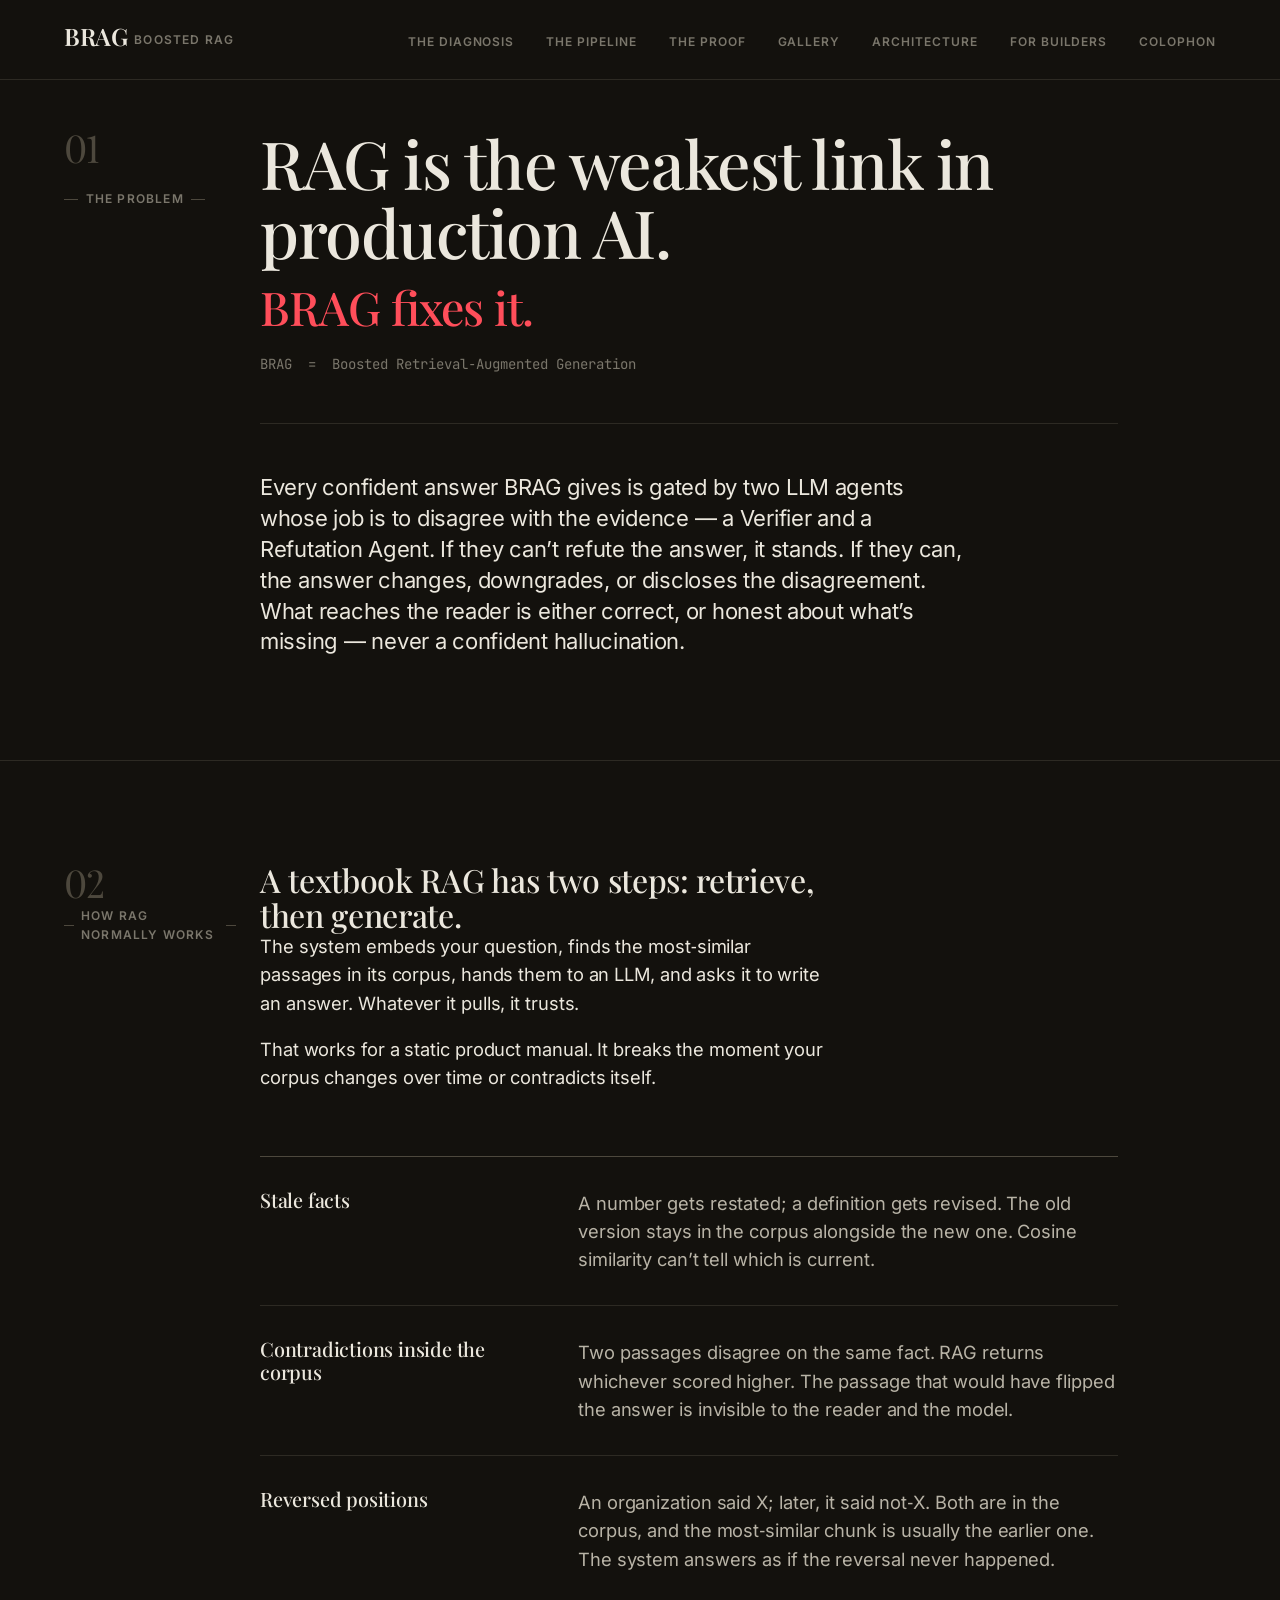
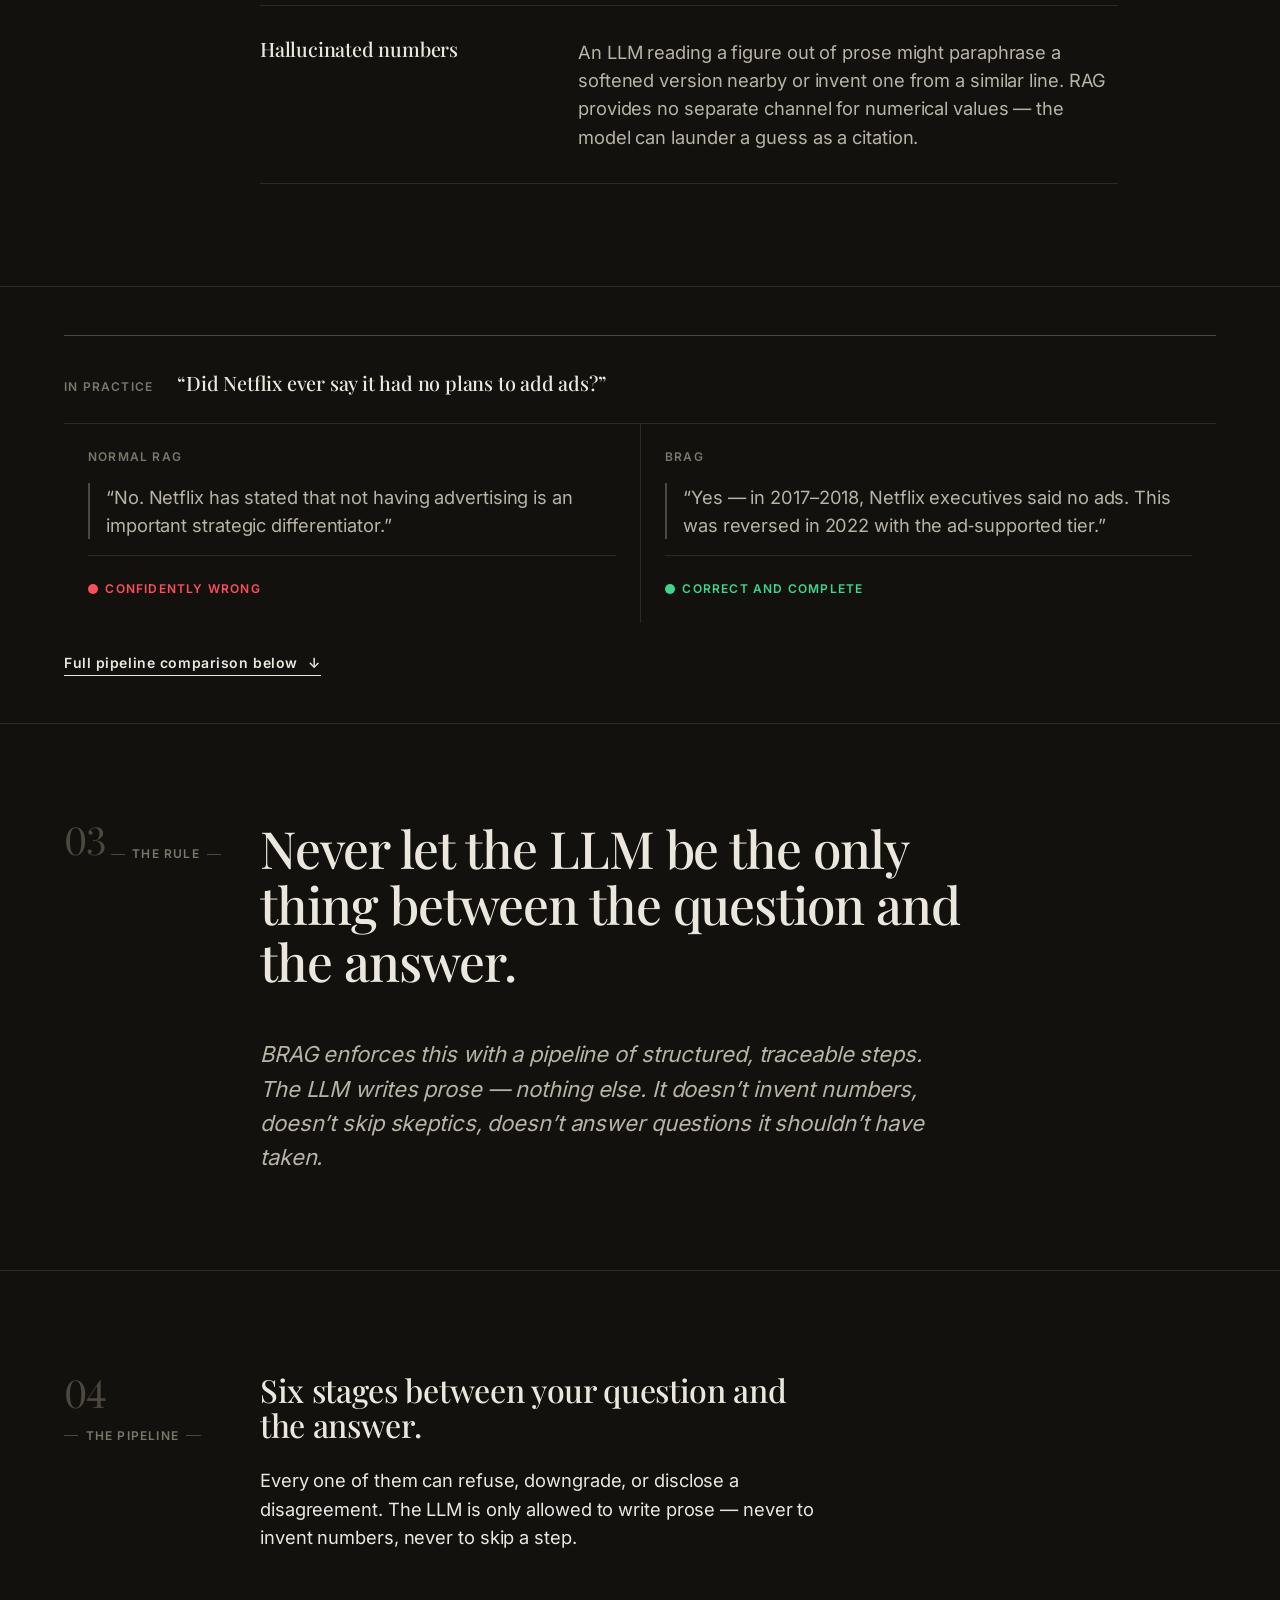
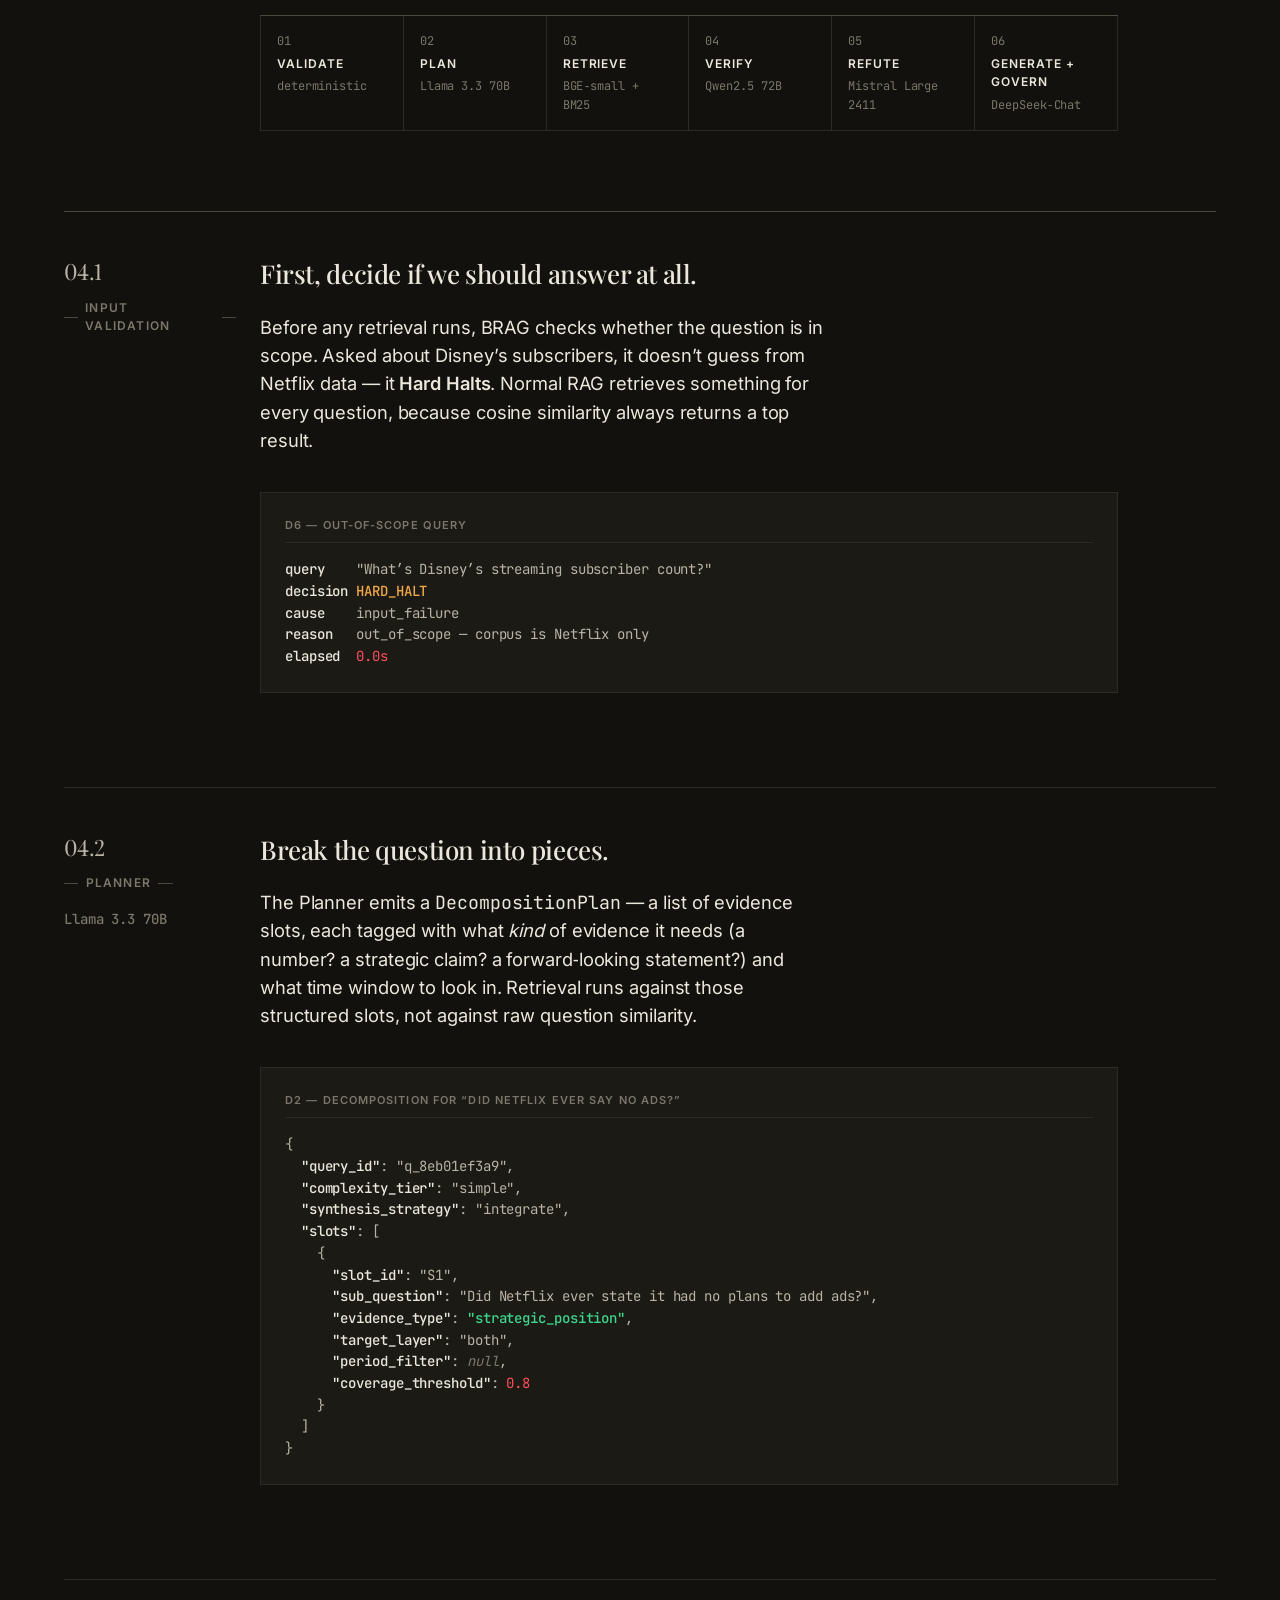
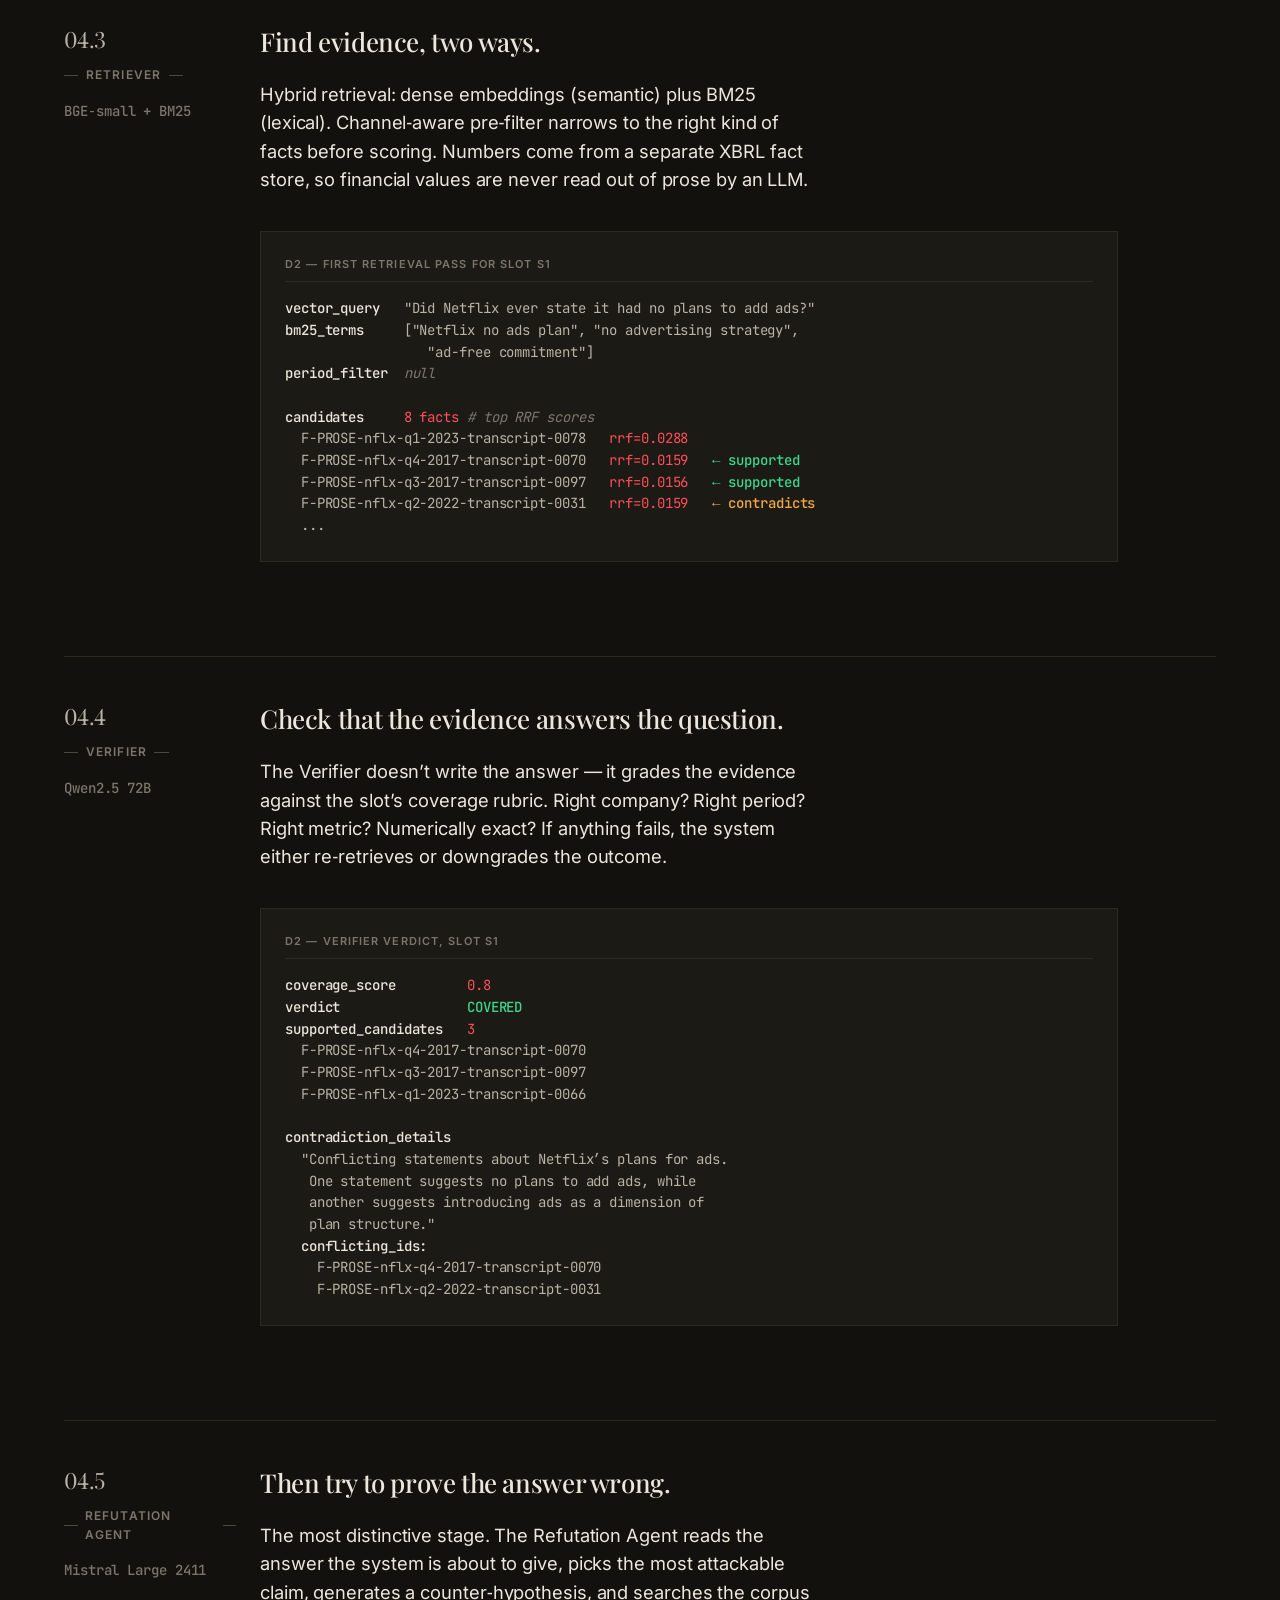
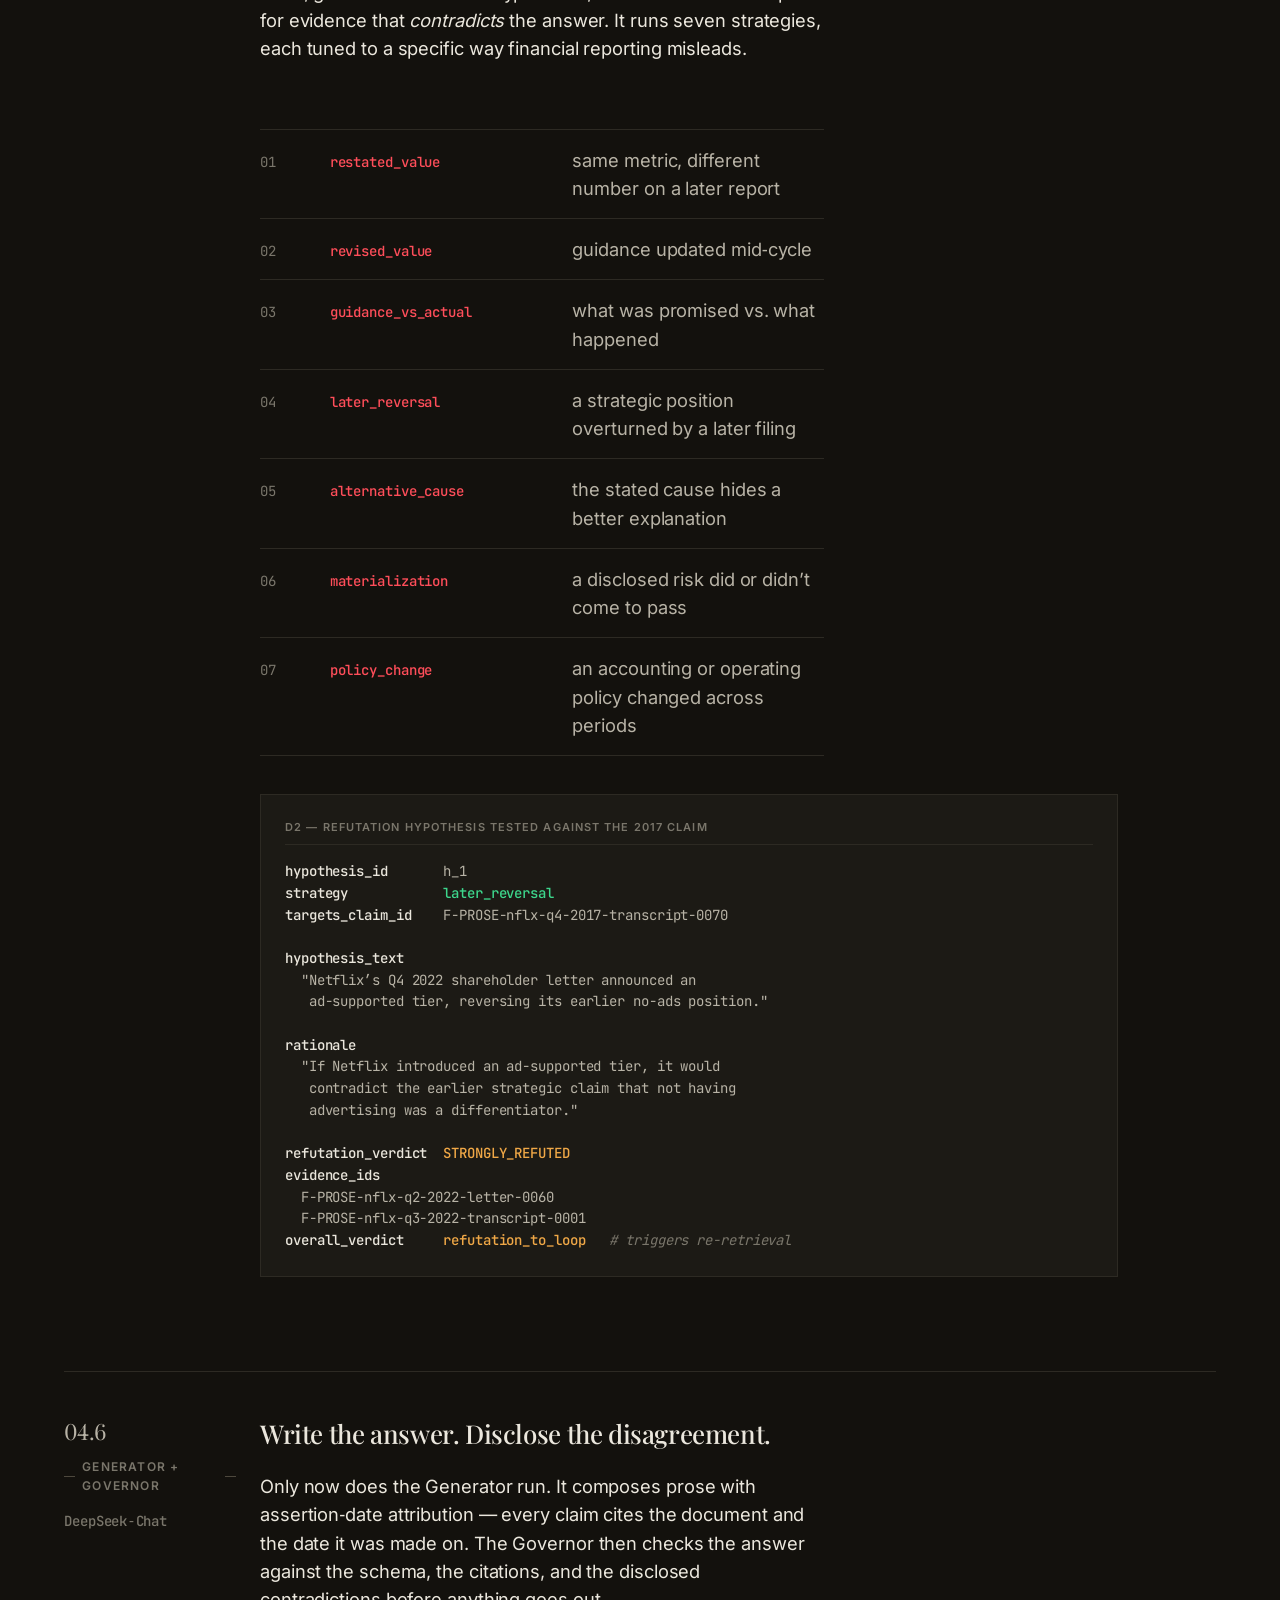
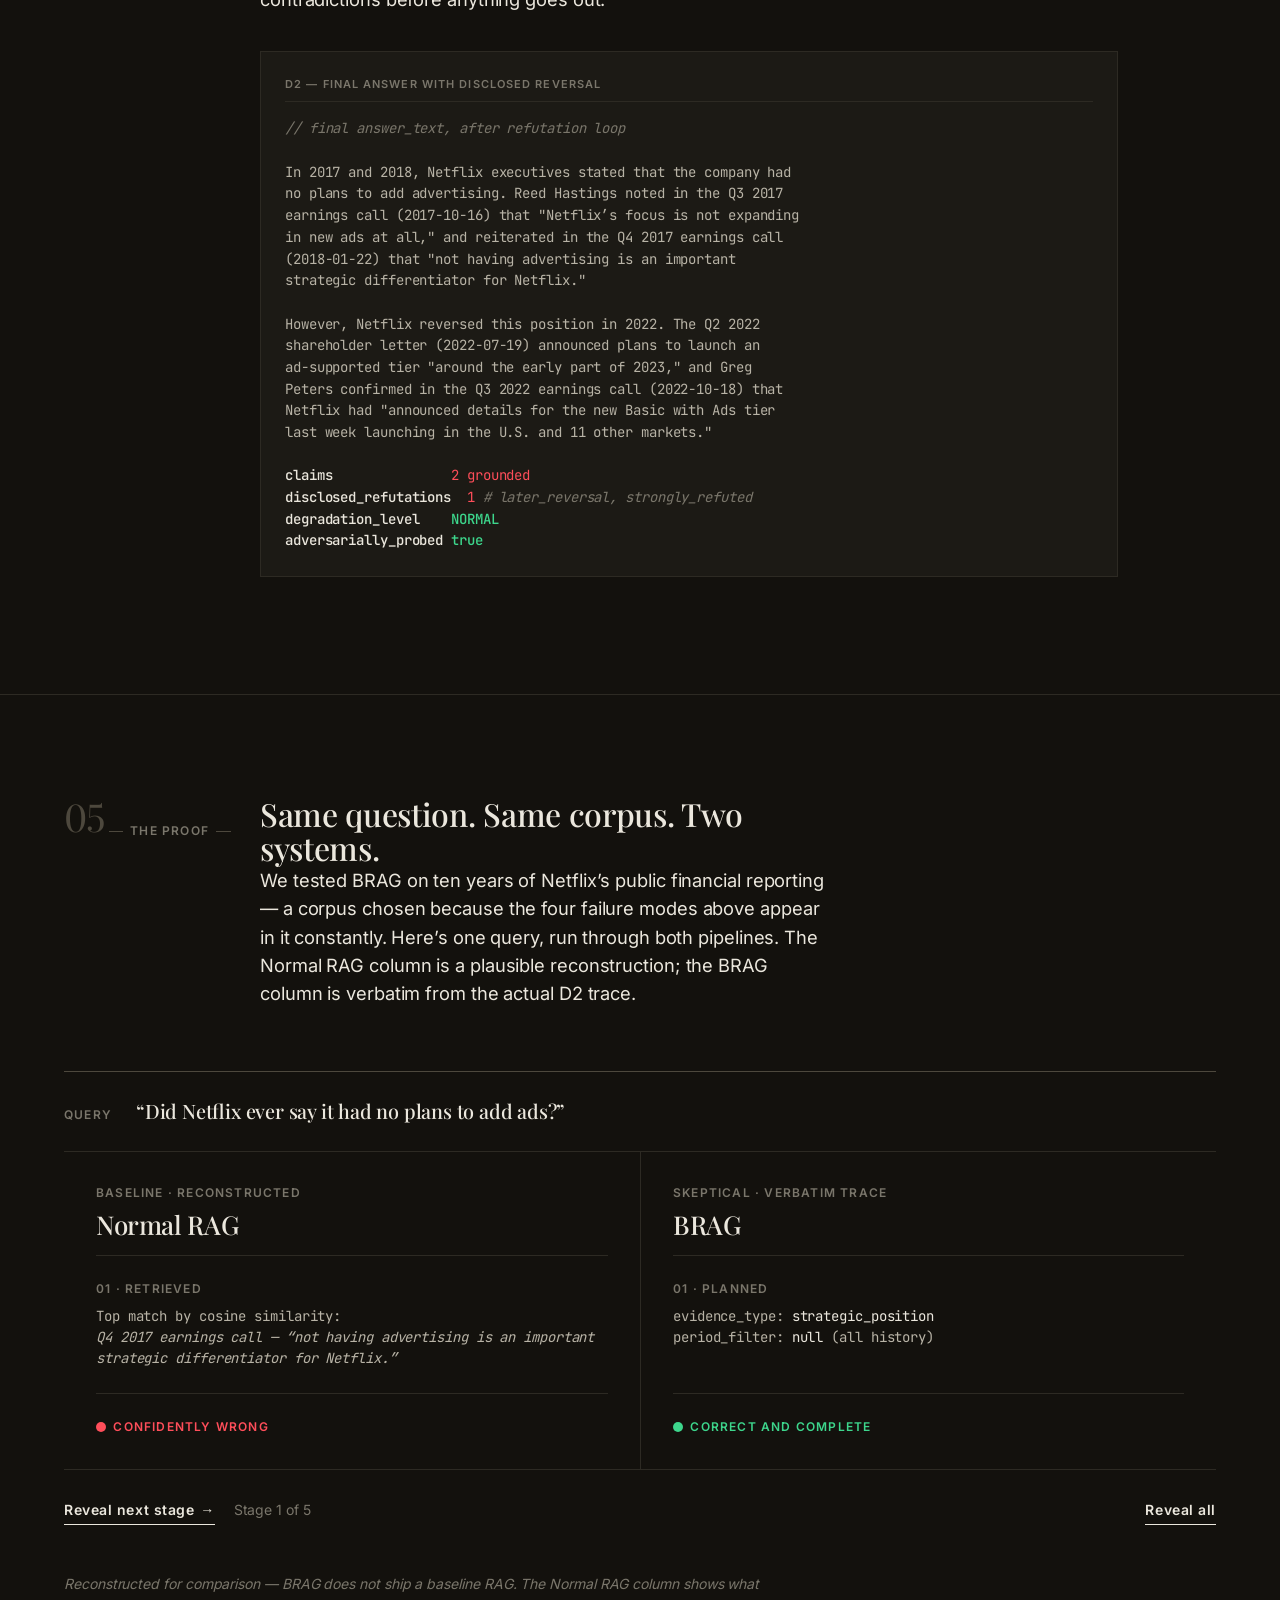
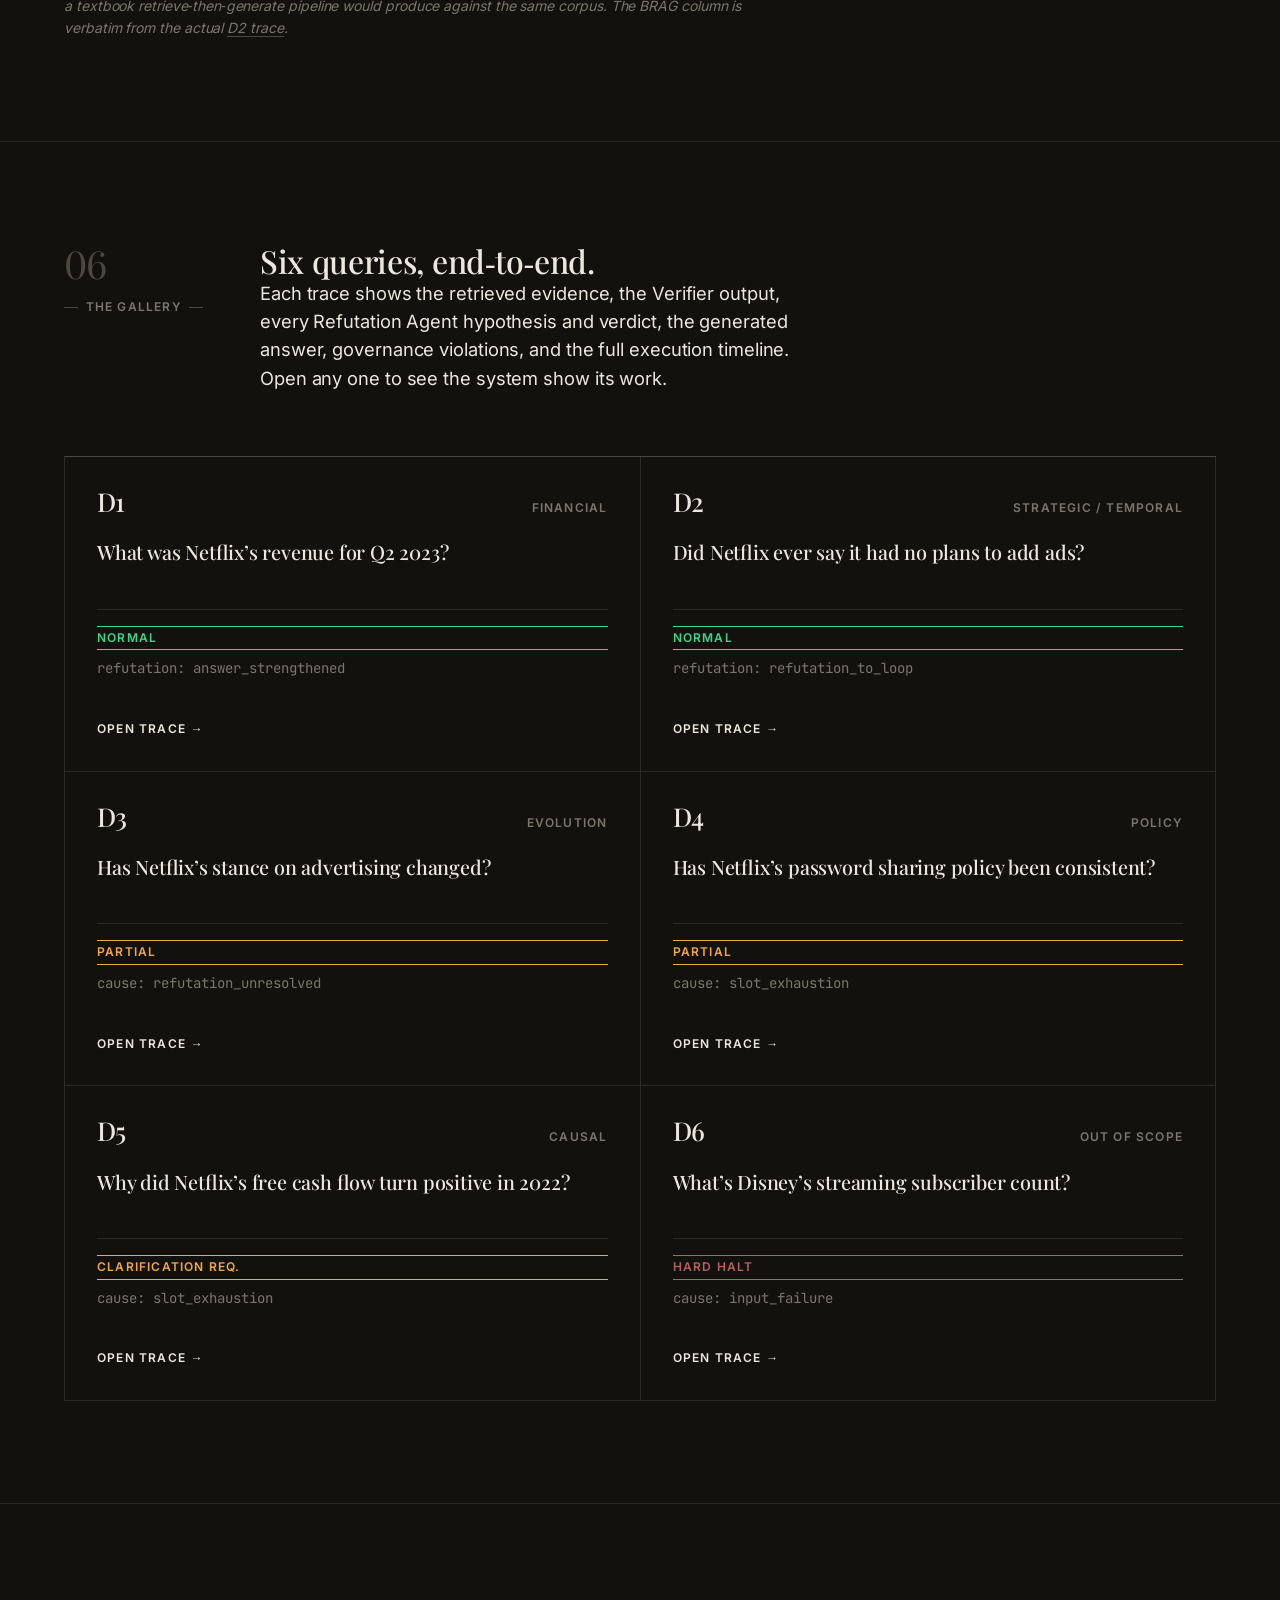
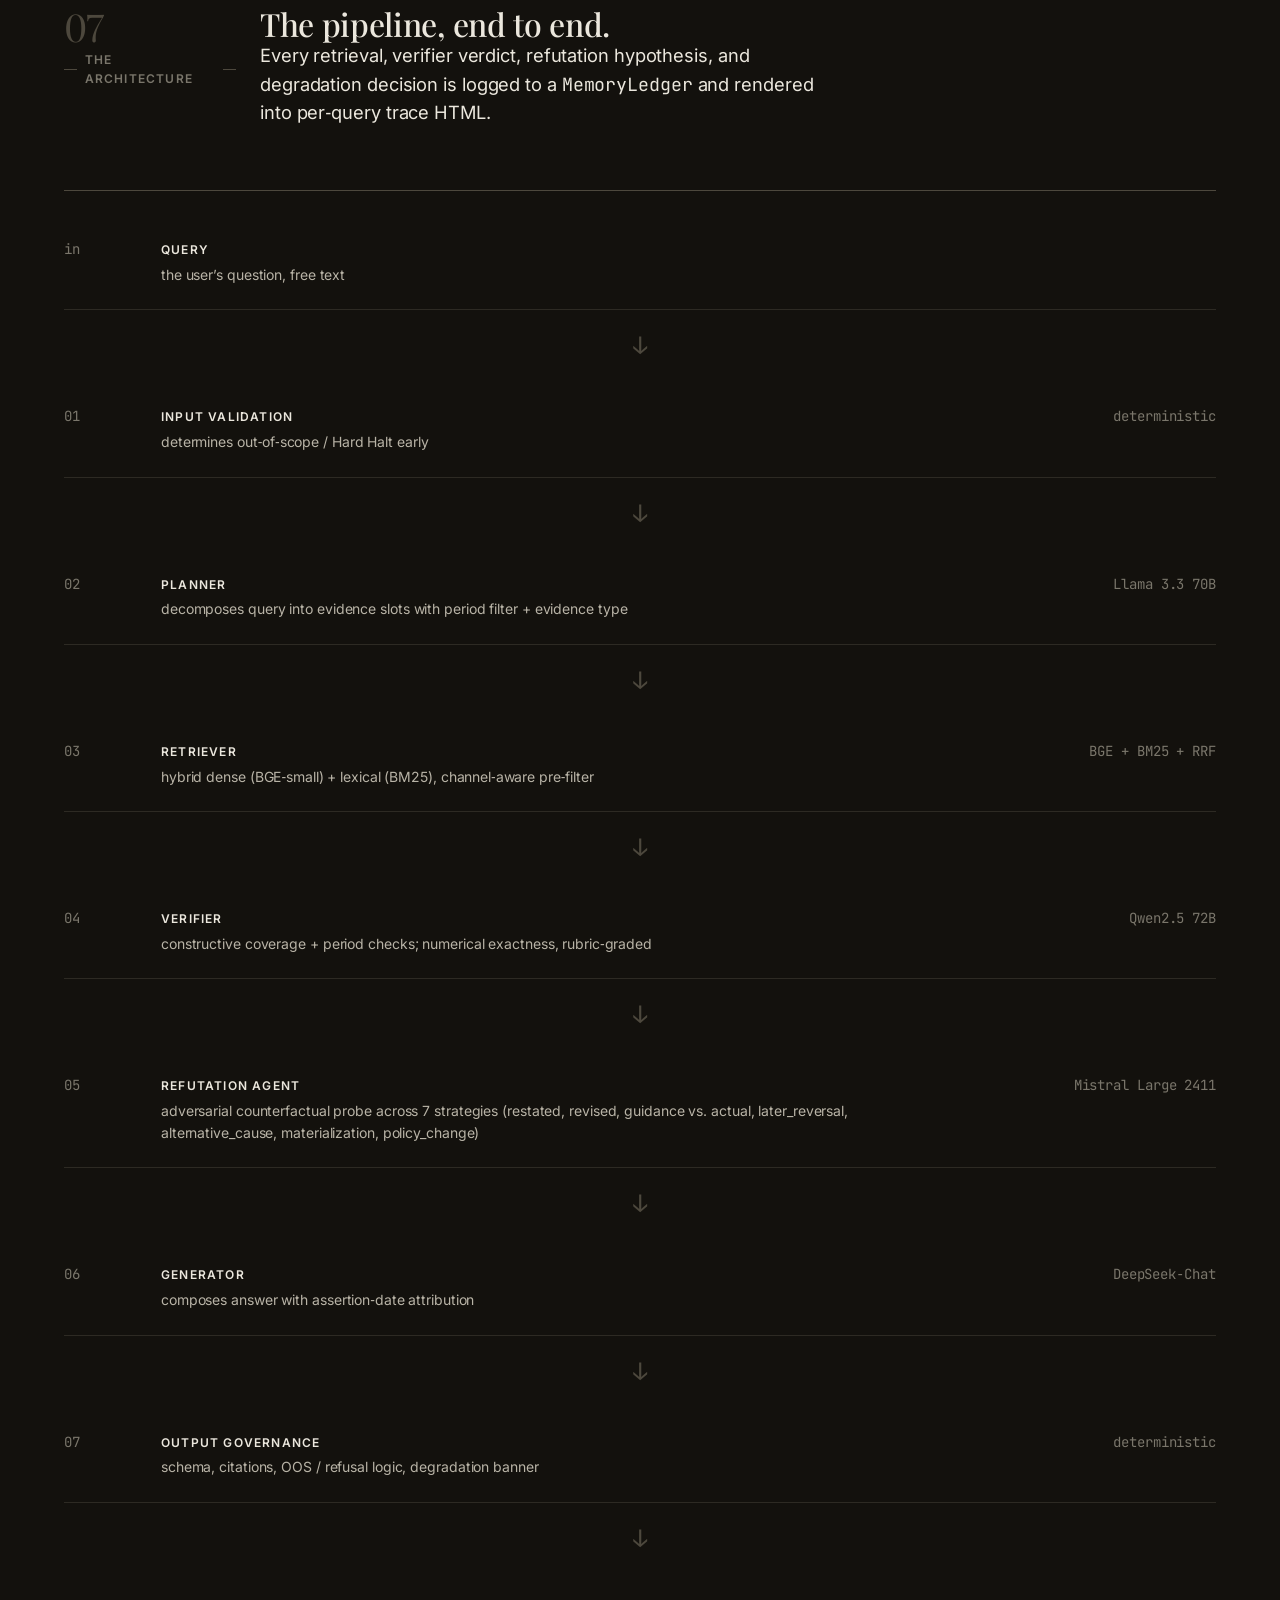
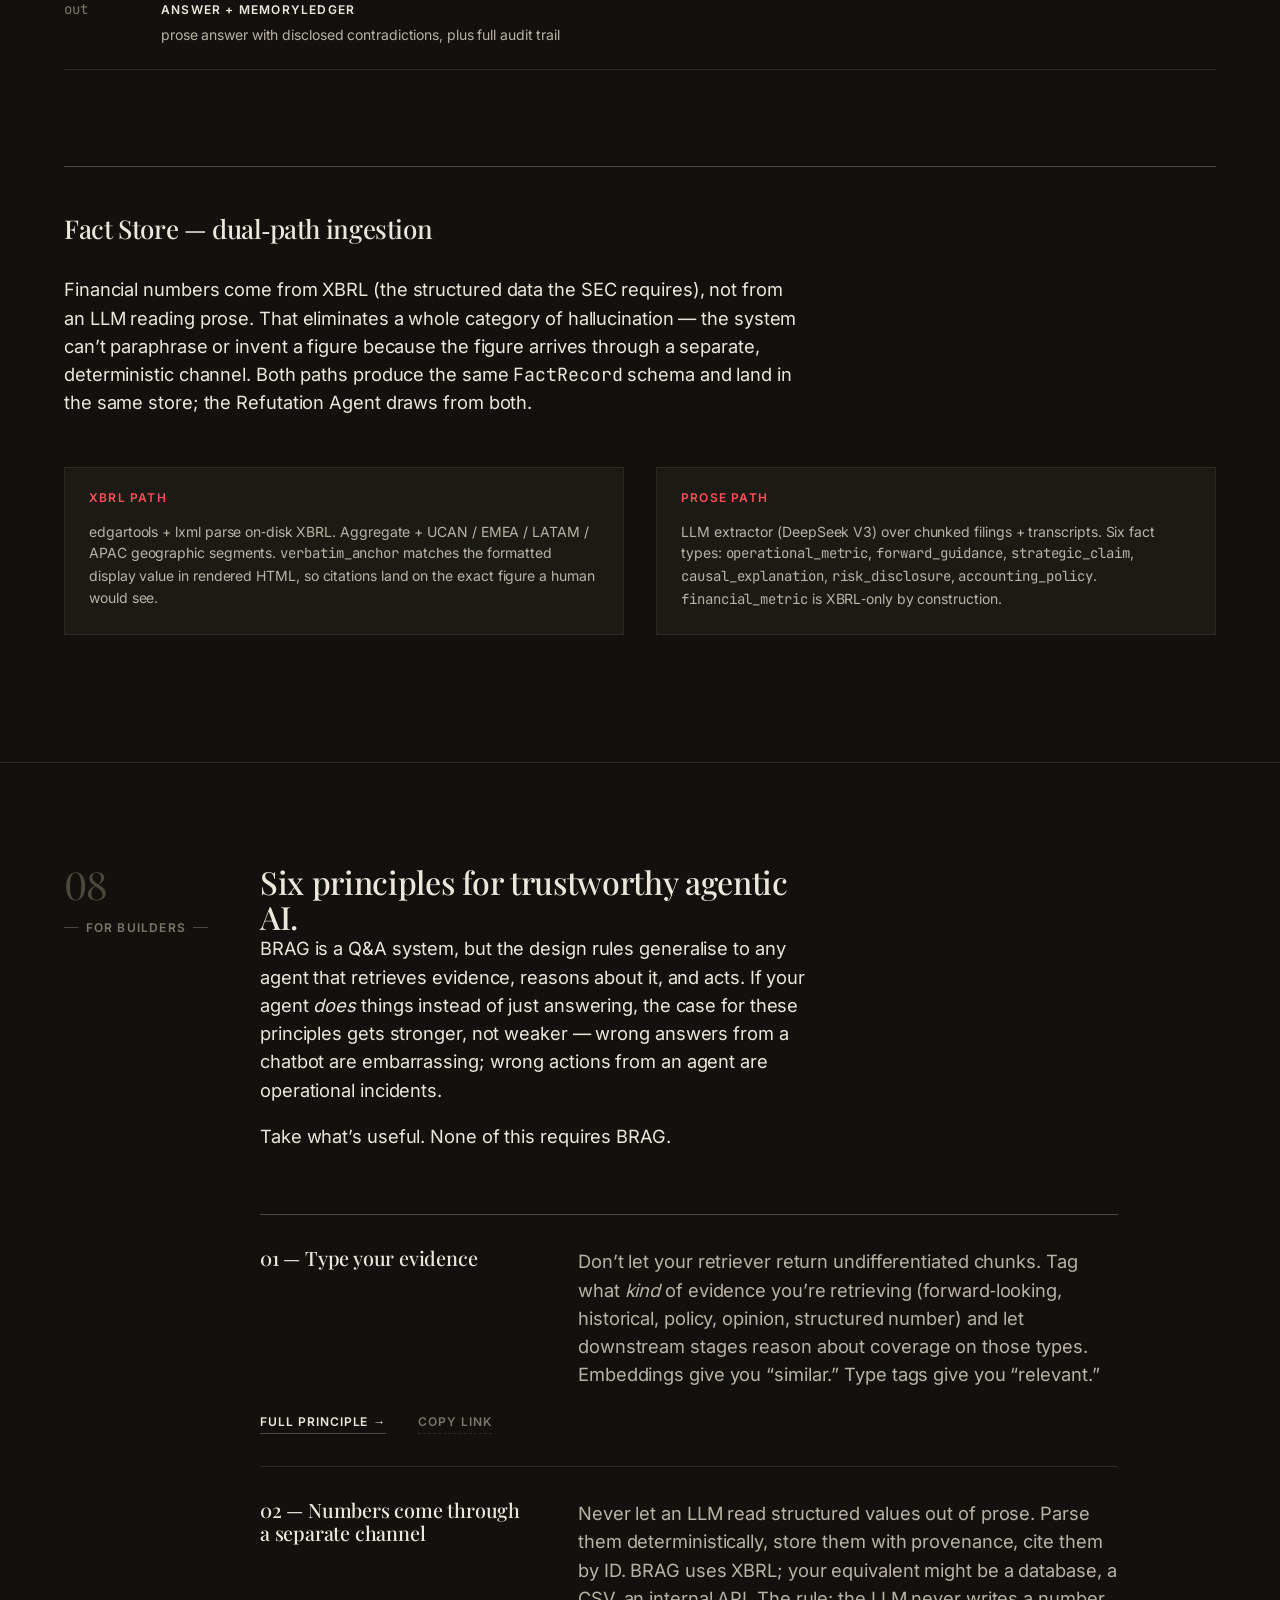
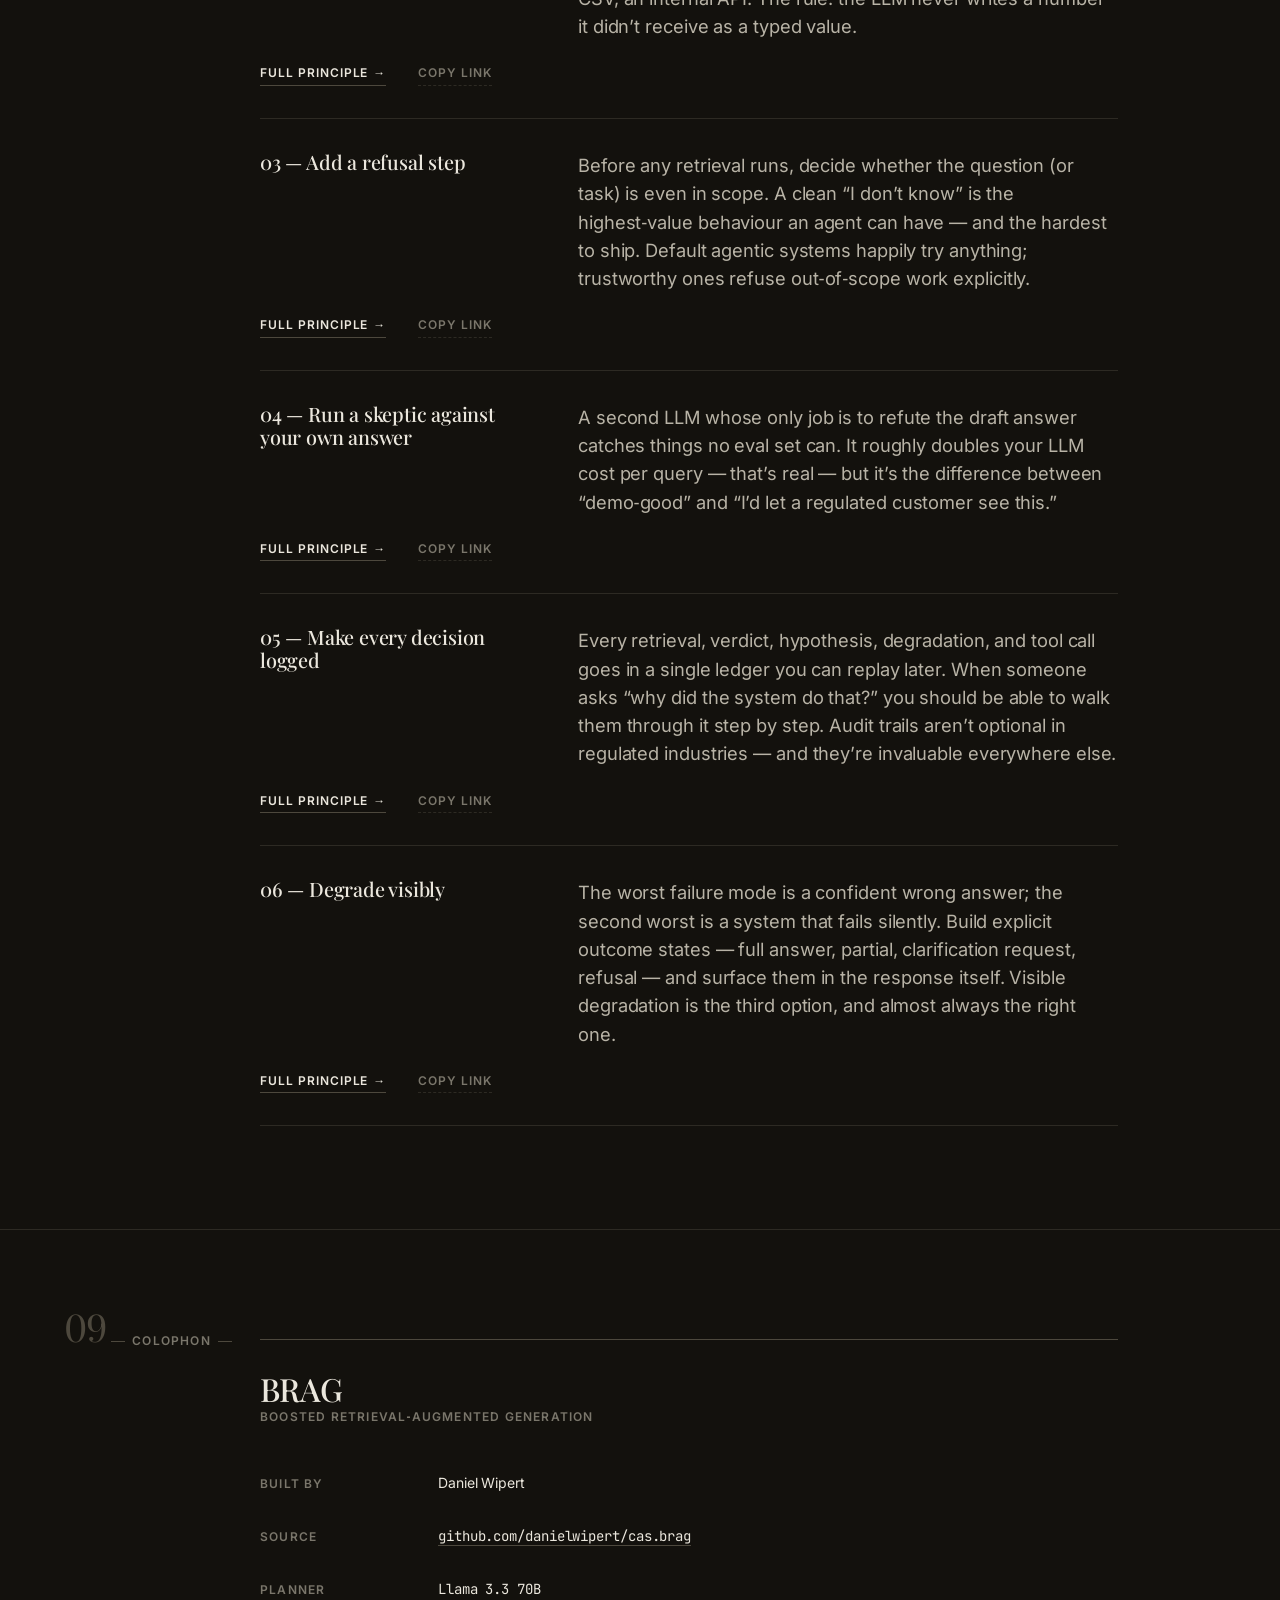
<file: docs/index.html>
<!DOCTYPE html>
<html lang="en">
<head>
<meta charset="utf-8">
<meta name="viewport" content="width=device-width, initial-scale=1">
<meta name="theme-color" content="#13110D">
<title>BRAG &mdash; Boosted Retrieval&#8209;Augmented Generation</title>
<meta name="description" content="BRAG is a retrieval-augmented generation system with two LLM skeptics gating every confident answer &mdash; a Verifier and a Refutation Agent. Tested on ten years of Netflix's public financial reporting.">
<meta property="og:title" content="BRAG &mdash; Boosted Retrieval-Augmented Generation">
<meta property="og:description" content="A RAG system that knows when to disagree with its own evidence.">
<meta property="og:type" content="website">
<link rel="preload" href="assets/fonts/playfair-display-var-latin.woff2" as="font" type="font/woff2" crossorigin>
<link rel="preload" href="assets/fonts/inter-var-latin.woff2" as="font" type="font/woff2" crossorigin>
<link rel="preload" href="assets/fonts/jetbrains-mono-var-latin.woff2" as="font" type="font/woff2" crossorigin>
<link rel="stylesheet" href="assets/css/tokens.css">
<link rel="stylesheet" href="assets/css/main.css">
</head>
<body>

<a class="skip" href="#main">Skip to content</a>

<!-- ============================================================
     HEADER
     ============================================================ -->
<header class="site-header section section--tight" style="padding-block: 0;">
  <div class="full" style="padding-block: var(--space-3);">
    <a href="#main" class="wordmark">BRAG<sub>Boosted RAG</sub></a>
    <nav class="nav" aria-label="Page sections">
      <a href="#diagnosis">The diagnosis</a>
      <a href="#pipeline">The pipeline</a>
      <a href="#proof">The proof</a>
      <a href="#gallery">Gallery</a>
      <a href="#architecture">Architecture</a>
      <a href="#builders">For builders</a>
      <a href="#colophon">Colophon</a>
    </nav>
  </div>
</header>

<main id="main">

<!-- ============================================================
     01. HERO &mdash; the wrong answer
     ============================================================ -->
<section class="section hero section--flush-top" id="hero">
  <div class="sidebar">
    <span class="section-num">01</span>
    <span class="eyebrow">The problem</span>
  </div>
  <div class="display">
    <h1 class="hero-text">
      RAG is the weakest link in production AI.
      <span class="signal">BRAG fixes it.</span>
      <span class="hero-expand">BRAG &nbsp;=&nbsp; Boosted Retrieval&#8209;Augmented Generation</span>
    </h1>
    <div class="lead-block">
      <p class="lead">
        Every confident answer BRAG gives is gated by two LLM agents whose job is to
        disagree with the evidence &mdash; a Verifier and a Refutation Agent. If they
        can&rsquo;t refute the answer, it stands. If they can, the answer changes,
        downgrades, or discloses the disagreement. What reaches the reader is either
        correct, or honest about what&rsquo;s missing &mdash; never a confident hallucination.
      </p>
    </div>
  </div>
</section>

<!-- ============================================================
     02. DIAGNOSIS &mdash; how normal RAG works, where it fails
     ============================================================ -->
<section class="section" id="diagnosis">
  <div class="sidebar">
    <span class="section-num">02</span>
    <span class="eyebrow">How RAG normally works</span>
  </div>
  <div class="argument">
    <h2 class="h3">A textbook RAG has two steps: retrieve, then generate.</h2>
    <p>
      The system embeds your question, finds the most&#8209;similar passages in its corpus,
      hands them to an LLM, and asks it to write an answer. Whatever it pulls, it trusts.
    </p>
    <p>
      That works for a static product manual. It breaks the moment your corpus changes
      over time or contradicts itself.
    </p>
  </div>
  <div class="display">
    <div class="problem-stack">
      <div class="problem-row">
        <h4>Stale facts</h4>
        <p>
          A number gets restated; a definition gets revised. The old version stays in
          the corpus alongside the new one. Cosine similarity can&rsquo;t tell which
          is current.
        </p>
      </div>
      <div class="problem-row">
        <h4>Contradictions inside the corpus</h4>
        <p>
          Two passages disagree on the same fact. RAG returns whichever scored higher.
          The passage that would have flipped the answer is invisible to the reader
          and the model.
        </p>
      </div>
      <div class="problem-row">
        <h4>Reversed positions</h4>
        <p>
          An organization said X; later, it said not&#8209;X. Both are in the corpus, and
          the most&#8209;similar chunk is usually the earlier one. The system answers as if
          the reversal never happened.
        </p>
      </div>
      <div class="problem-row">
        <h4>Hallucinated numbers</h4>
        <p>
          An LLM reading a figure out of prose might paraphrase a softened version
          nearby or invent one from a similar line. RAG provides no separate channel
          for numerical values &mdash; the model can launder a guess as a citation.
        </p>
      </div>
    </div>
  </div>
</section>

<!-- ============================================================
     PROOF TEASER &mdash; compressed bridge between diagnosis and rule
     ============================================================ -->
<section class="section proof-teaser">
  <div class="full">
    <div class="proof-teaser-header">
      <span class="eyebrow no-rule">In practice</span>
      <p class="proof-teaser-q">&ldquo;Did Netflix ever say it had no plans to add ads?&rdquo;</p>
    </div>
    <div class="proof-teaser-grid">
      <div class="proof-teaser-col">
        <span class="proof-teaser-label">Normal RAG</span>
        <p class="proof-teaser-answer">&ldquo;No. Netflix has stated that not having advertising is an important strategic differentiator.&rdquo;</p>
        <span class="compare-outcome fail">Confidently wrong</span>
      </div>
      <div class="proof-teaser-col">
        <span class="proof-teaser-label">BRAG</span>
        <p class="proof-teaser-answer">&ldquo;Yes &mdash; in 2017&ndash;2018, Netflix executives said no ads. This was reversed in 2022 with the ad&#8209;supported tier.&rdquo;</p>
        <span class="compare-outcome ok">Correct and complete</span>
      </div>
    </div>
    <p class="proof-teaser-link"><a href="#proof" class="btn-text">Full pipeline comparison below <span class="arrow">&darr;</span></a></p>
  </div>
</section>

<!-- ============================================================
     03. THE RULE &mdash; one-sentence section
     ============================================================ -->
<section class="section rule-statement" id="rule">
  <div class="sidebar">
    <span class="section-num">03</span>
    <span class="eyebrow">The rule</span>
  </div>
  <div class="display">
    <h2 class="h1">
      Never let the LLM be the only thing between the question and the answer.
    </h2>
    <p class="coda">
      BRAG enforces this with a pipeline of structured, traceable steps. The LLM writes prose &mdash;
      nothing else. It doesn&rsquo;t invent numbers, doesn&rsquo;t skip skeptics, doesn&rsquo;t answer
      questions it shouldn&rsquo;t have taken.
    </p>
  </div>
</section>

<!-- ============================================================
     04. PIPELINE &mdash; six stages, editorial walk
     ============================================================ -->
<section class="section" id="pipeline">
  <div class="sidebar">
    <span class="section-num">04</span>
    <span class="eyebrow">The pipeline</span>
  </div>
  <div class="argument stage-intro">
    <h2 class="h3">Six stages between your question and the answer.</h2>
    <p>
      Every one of them can refuse, downgrade, or disclose a disagreement. The LLM is only
      allowed to write prose &mdash; never to invent numbers, never to skip a step.
    </p>
  </div>

  <div class="display pipeline-overview">
    <div class="pov-step">
      <span class="pov-id">01</span>
      <span class="pov-name">Validate</span>
      <span class="pov-model">deterministic</span>
    </div>
    <div class="pov-step">
      <span class="pov-id">02</span>
      <span class="pov-name">Plan</span>
      <span class="pov-model">Llama&nbsp;3.3 70B</span>
    </div>
    <div class="pov-step">
      <span class="pov-id">03</span>
      <span class="pov-name">Retrieve</span>
      <span class="pov-model">BGE&#8209;small + BM25</span>
    </div>
    <div class="pov-step">
      <span class="pov-id">04</span>
      <span class="pov-name">Verify</span>
      <span class="pov-model">Qwen2.5 72B</span>
    </div>
    <div class="pov-step">
      <span class="pov-id">05</span>
      <span class="pov-name">Refute</span>
      <span class="pov-model">Mistral Large 2411</span>
    </div>
    <div class="pov-step">
      <span class="pov-id">06</span>
      <span class="pov-name">Generate + Govern</span>
      <span class="pov-model">DeepSeek&#8209;Chat</span>
    </div>
  </div>

  <!-- 04.1 Input Validation -->
  <article class="stage" id="stage-validate">
    <div class="sidebar">
      <span class="section-num small">04.1</span>
      <span class="eyebrow">Input validation</span>
    </div>
    <div class="argument">
      <h3>First, decide if we should answer at all.</h3>
      <p>
        Before any retrieval runs, BRAG checks whether the question is in scope. Asked
        about Disney&rsquo;s subscribers, it doesn&rsquo;t guess from Netflix data &mdash; it
        <strong>Hard Halts</strong>. Normal RAG retrieves something for every question, because
        cosine similarity always returns a top result.
      </p>
    </div>
    <div class="display">
      <pre class="artifact"><span class="artifact-label">D6 &mdash; out-of-scope query</span><span class="k">query   </span> <span class="s">&quot;What&rsquo;s Disney&rsquo;s streaming subscriber count?&quot;</span>
<span class="k">decision</span> <span class="w">HARD_HALT</span>
<span class="k">cause   </span> <span class="s">input_failure</span>
<span class="k">reason  </span> <span class="s">out_of_scope &mdash; corpus is Netflix only</span>
<span class="k">elapsed </span> <span class="n">0.0s</span></pre>
    </div>
  </article>

  <!-- 04.2 Planner -->
  <article class="stage" id="stage-plan">
    <div class="sidebar">
      <span class="section-num small">04.2</span>
      <span class="eyebrow">Planner</span>
      <span class="stage-model">Llama&nbsp;3.3 70B</span>
    </div>
    <div class="argument">
      <h3>Break the question into pieces.</h3>
      <p>
        The Planner emits a <span class="mono">DecompositionPlan</span> &mdash; a list of evidence slots,
        each tagged with what <em>kind</em> of evidence it needs (a number? a strategic claim?
        a forward&#8209;looking statement?) and what time window to look in.
        Retrieval runs against those structured slots, not against raw question similarity.
      </p>
    </div>
    <div class="display">
      <pre class="artifact"><span class="artifact-label">D2 &mdash; decomposition for &ldquo;did Netflix ever say no ads?&rdquo;</span>{
  <span class="k">&quot;query_id&quot;</span>: <span class="s">&quot;q_8eb01ef3a9&quot;</span>,
  <span class="k">&quot;complexity_tier&quot;</span>: <span class="s">&quot;simple&quot;</span>,
  <span class="k">&quot;synthesis_strategy&quot;</span>: <span class="s">&quot;integrate&quot;</span>,
  <span class="k">&quot;slots&quot;</span>: [
    {
      <span class="k">&quot;slot_id&quot;</span>: <span class="s">&quot;S1&quot;</span>,
      <span class="k">&quot;sub_question&quot;</span>: <span class="s">&quot;Did Netflix ever state it had no plans to add ads?&quot;</span>,
      <span class="k">&quot;evidence_type&quot;</span>: <span class="v">&quot;strategic_position&quot;</span>,
      <span class="k">&quot;target_layer&quot;</span>: <span class="s">&quot;both&quot;</span>,
      <span class="k">&quot;period_filter&quot;</span>: <span class="c">null</span>,
      <span class="k">&quot;coverage_threshold&quot;</span>: <span class="n">0.8</span>
    }
  ]
}</pre>
    </div>
  </article>

  <!-- 04.3 Retriever -->
  <article class="stage" id="stage-retrieve">
    <div class="sidebar">
      <span class="section-num small">04.3</span>
      <span class="eyebrow">Retriever</span>
      <span class="stage-model">BGE&#8209;small + BM25</span>
    </div>
    <div class="argument">
      <h3>Find evidence, two ways.</h3>
      <p>
        Hybrid retrieval: dense embeddings (semantic) plus BM25 (lexical). Channel&#8209;aware
        pre&#8209;filter narrows to the right kind of facts before scoring. Numbers come from a
        separate XBRL fact store, so financial values are never read out of prose by an LLM.
      </p>
    </div>
    <div class="display">
      <pre class="artifact"><span class="artifact-label">D2 &mdash; first retrieval pass for slot S1</span><span class="k">vector_query  </span> <span class="s">&quot;Did Netflix ever state it had no plans to add ads?&quot;</span>
<span class="k">bm25_terms    </span> <span class="s">[&quot;Netflix no ads plan&quot;, &quot;no advertising strategy&quot;,
                  &quot;ad-free commitment&quot;]</span>
<span class="k">period_filter </span> <span class="c">null</span>

<span class="k">candidates    </span> <span class="n">8 facts</span> <span class="c"># top RRF scores</span>
  F-PROSE-nflx-q1-2023-transcript-0078   <span class="n">rrf=0.0288</span>
  F-PROSE-nflx-q4-2017-transcript-0070   <span class="n">rrf=0.0159</span>   <span class="v">&larr; supported</span>
  F-PROSE-nflx-q3-2017-transcript-0097   <span class="n">rrf=0.0156</span>   <span class="v">&larr; supported</span>
  F-PROSE-nflx-q2-2022-transcript-0031   <span class="n">rrf=0.0159</span>   <span class="w">&larr; contradicts</span>
  ...</pre>
    </div>
  </article>

  <!-- 04.4 Verifier -->
  <article class="stage" id="stage-verify">
    <div class="sidebar">
      <span class="section-num small">04.4</span>
      <span class="eyebrow">Verifier</span>
      <span class="stage-model">Qwen2.5 72B</span>
    </div>
    <div class="argument">
      <h3>Check that the evidence answers the question.</h3>
      <p>
        The Verifier doesn&rsquo;t write the answer &mdash; it grades the evidence against the slot&rsquo;s
        coverage rubric. Right company? Right period? Right metric? Numerically exact?
        If anything fails, the system either re&#8209;retrieves or downgrades the outcome.
      </p>
    </div>
    <div class="display">
      <pre class="artifact"><span class="artifact-label">D2 &mdash; verifier verdict, slot S1</span><span class="k">coverage_score        </span> <span class="n">0.8</span>
<span class="k">verdict               </span> <span class="v">COVERED</span>
<span class="k">supported_candidates  </span> <span class="n">3</span>
  F-PROSE-nflx-q4-2017-transcript-0070
  F-PROSE-nflx-q3-2017-transcript-0097
  F-PROSE-nflx-q1-2023-transcript-0066

<span class="k">contradiction_details </span>
  <span class="s">&quot;Conflicting statements about Netflix&rsquo;s plans for ads.</span>
  <span class="s"> One statement suggests no plans to add ads, while</span>
  <span class="s"> another suggests introducing ads as a dimension of</span>
  <span class="s"> plan structure.&quot;</span>
  <span class="k">conflicting_ids: </span>
    F-PROSE-nflx-q4-2017-transcript-0070
    F-PROSE-nflx-q2-2022-transcript-0031</pre>
    </div>
  </article>

  <!-- 04.5 Refutation Agent -->
  <article class="stage" id="stage-refute">
    <div class="sidebar">
      <span class="section-num small">04.5</span>
      <span class="eyebrow">Refutation agent</span>
      <span class="stage-model">Mistral Large 2411</span>
    </div>
    <div class="argument">
      <h3>Then try to prove the answer wrong.</h3>
      <p>
        The most distinctive stage. The Refutation Agent reads the answer the system is
        about to give, picks the most attackable claim, generates a counter&#8209;hypothesis, and
        searches the corpus for evidence that <em>contradicts</em> the answer. It runs seven
        strategies, each tuned to a specific way financial reporting misleads.
      </p>
      <ol class="strategies">
        <li><span class="n">01</span><span class="name">restated_value</span><span class="gloss">same metric, different number on a later report</span></li>
        <li><span class="n">02</span><span class="name">revised_value</span><span class="gloss">guidance updated mid&#8209;cycle</span></li>
        <li><span class="n">03</span><span class="name">guidance_vs_actual</span><span class="gloss">what was promised vs. what happened</span></li>
        <li><span class="n">04</span><span class="name">later_reversal</span><span class="gloss">a strategic position overturned by a later filing</span></li>
        <li><span class="n">05</span><span class="name">alternative_cause</span><span class="gloss">the stated cause hides a better explanation</span></li>
        <li><span class="n">06</span><span class="name">materialization</span><span class="gloss">a disclosed risk did or didn&rsquo;t come to pass</span></li>
        <li><span class="n">07</span><span class="name">policy_change</span><span class="gloss">an accounting or operating policy changed across periods</span></li>
      </ol>
    </div>
    <div class="display">
      <pre class="artifact"><span class="artifact-label">D2 &mdash; refutation hypothesis tested against the 2017 claim</span><span class="k">hypothesis_id      </span> <span class="s">h_1</span>
<span class="k">strategy           </span> <span class="v">later_reversal</span>
<span class="k">targets_claim_id   </span> <span class="s">F-PROSE-nflx-q4-2017-transcript-0070</span>

<span class="k">hypothesis_text    </span>
  <span class="s">&quot;Netflix&rsquo;s Q4 2022 shareholder letter announced an</span>
  <span class="s"> ad-supported tier, reversing its earlier no-ads position.&quot;</span>

<span class="k">rationale          </span>
  <span class="s">&quot;If Netflix introduced an ad-supported tier, it would</span>
  <span class="s"> contradict the earlier strategic claim that not having</span>
  <span class="s"> advertising was a differentiator.&quot;</span>

<span class="k">refutation_verdict </span> <span class="w">STRONGLY_REFUTED</span>
<span class="k">evidence_ids       </span>
  F-PROSE-nflx-q2-2022-letter-0060
  F-PROSE-nflx-q3-2022-transcript-0001
<span class="k">overall_verdict    </span> <span class="w">refutation_to_loop</span>   <span class="c"># triggers re-retrieval</span></pre>
    </div>
  </article>

  <!-- 04.6 Generator + Governor -->
  <article class="stage" id="stage-generate">
    <div class="sidebar">
      <span class="section-num small">04.6</span>
      <span class="eyebrow">Generator + governor</span>
      <span class="stage-model">DeepSeek&#8209;Chat</span>
    </div>
    <div class="argument">
      <h3>Write the answer. Disclose the disagreement.</h3>
      <p>
        Only now does the Generator run. It composes prose with assertion&#8209;date attribution
        &mdash; every claim cites the document and the date it was made on. The Governor then
        checks the answer against the schema, the citations, and the disclosed contradictions
        before anything goes out.
      </p>
    </div>
    <div class="display">
      <pre class="artifact"><span class="artifact-label">D2 &mdash; final answer with disclosed reversal</span><span class="c">// final answer_text, after refutation loop</span>

<span class="s">In 2017 and 2018, Netflix executives stated that the company had</span>
<span class="s">no plans to add advertising. Reed Hastings noted in the Q3 2017</span>
<span class="s">earnings call (2017-10-16) that &quot;Netflix&rsquo;s focus is not expanding</span>
<span class="s">in new ads at all,&quot; and reiterated in the Q4 2017 earnings call</span>
<span class="s">(2018-01-22) that &quot;not having advertising is an important</span>
<span class="s">strategic differentiator for Netflix.&quot;</span>

<span class="s">However, Netflix reversed this position in 2022. The Q2 2022</span>
<span class="s">shareholder letter (2022-07-19) announced plans to launch an</span>
<span class="s">ad-supported tier &quot;around the early part of 2023,&quot; and Greg</span>
<span class="s">Peters confirmed in the Q3 2022 earnings call (2022-10-18) that</span>
<span class="s">Netflix had &quot;announced details for the new Basic with Ads tier</span>
<span class="s">last week launching in the U.S. and 11 other markets.&quot;</span>

<span class="k">claims              </span> <span class="n">2 grounded</span>
<span class="k">disclosed_refutations </span> <span class="n">1</span> <span class="c"># later_reversal, strongly_refuted</span>
<span class="k">degradation_level   </span> <span class="v">NORMAL</span>
<span class="k">adversarially_probed</span> <span class="v">true</span></pre>
    </div>
  </article>
</section>

<!-- ============================================================
     05. THE PROOF &mdash; interactive side-by-side
     ============================================================ -->
<section class="section" id="proof" data-compare>
  <div class="sidebar">
    <span class="section-num">05</span>
    <span class="eyebrow">The proof</span>
  </div>
  <div class="argument">
    <h2 class="h3">Same question. Same corpus. Two systems.</h2>
    <p>
      We tested BRAG on ten years of Netflix&rsquo;s public financial reporting &mdash; a corpus
      chosen because the four failure modes above appear in it constantly. Here&rsquo;s one
      query, run through both pipelines. The Normal RAG column is a plausible reconstruction;
      the BRAG column is verbatim from the actual D2 trace.
    </p>
  </div>
  <div class="full compare-wrap">

    <div class="compare-query">
      <span class="label">Query</span>
      <span class="q">&ldquo;Did Netflix ever say it had no plans to add ads?&rdquo;</span>
    </div>

    <div class="compare-grid">

      <!-- Normal RAG column -->
      <div class="compare-col" data-system="normal">
        <header>
          <span class="eyebrow no-rule">Baseline &middot; reconstructed</span>
          <h3>Normal RAG</h3>
        </header>

        <div class="compare-stage" data-step="1">
          <span class="compare-stage-label">01 &middot; Retrieved</span>
          <div class="compare-stage-body">Top match by cosine similarity:<br>
            <em>Q4 2017 earnings call &mdash; &ldquo;not having advertising is an important strategic differentiator for Netflix.&rdquo;</em>
          </div>
        </div>

        <div class="compare-stage" data-step="2">
          <span class="compare-stage-label">02 &middot; Generated</span>
          <div class="compare-stage-body prose">No. Netflix has stated that not having advertising is an important strategic differentiator.</div>
        </div>

        <div class="compare-outcome fail">Confidently wrong</div>
      </div>

      <!-- BRAG column -->
      <div class="compare-col" data-system="brag">
        <header>
          <span class="eyebrow no-rule">Skeptical &middot; verbatim trace</span>
          <h3>BRAG</h3>
        </header>

        <div class="compare-stage" data-step="1">
          <span class="compare-stage-label">01 &middot; Planned</span>
          <div class="compare-stage-body">evidence_type: <span class="k" style="color:var(--ink)">strategic_position</span><br>period_filter: <span class="k" style="color:var(--ink)">null</span> (all history)</div>
        </div>

        <div class="compare-stage" data-step="2">
          <span class="compare-stage-label">02 &middot; Retrieved</span>
          <div class="compare-stage-body">8 candidate facts, BGE&#8209;small + BM25 RRF<br>3 supported, 1 contradicting (Q2 2022)</div>
        </div>

        <div class="compare-stage" data-step="3">
          <span class="compare-stage-label">03 &middot; Verified</span>
          <div class="compare-stage-body">coverage: <span style="color:var(--verify)">COVERED (0.80)</span><br>contradiction flagged on Q4&nbsp;2017 vs Q2&nbsp;2022</div>
        </div>

        <div class="compare-stage" data-step="4">
          <span class="compare-stage-label">04 &middot; Refuted</span>
          <div class="compare-stage-body">strategy: <span style="color:var(--signal)">later_reversal</span><br>hypothesis: <em>&ldquo;Q4 2022 letter announced an ad&#8209;supported tier, reversing the earlier no&#8209;ads position.&rdquo;</em><br>verdict: <span style="color:var(--signal)">STRONGLY_REFUTED</span> &rarr; loop re&#8209;entry</div>
        </div>

        <div class="compare-stage" data-step="5">
          <span class="compare-stage-label">05 &middot; Generated</span>
          <div class="compare-stage-body prose">Yes &mdash; in 2017 and 2018 Netflix executives stated they had no plans to add ads. This position was reversed in 2022 with the announcement of the ad&#8209;supported tier (Q2&nbsp;2022 letter, Q3&nbsp;2022 call).</div>
        </div>

        <div class="compare-outcome ok">Correct and complete</div>
      </div>
    </div>

    <div class="compare-controls">
      <div>
        <button class="btn-text" data-action="next" type="button" aria-controls="proof">
          Reveal next stage<span class="arrow">&rarr;</span>
        </button>
        <span class="compare-note" data-counter aria-live="polite" style="margin-left: 1em;">Stage 1 of 5</span>
      </div>
      <div>
        <button class="btn-text" data-action="all" type="button">Reveal all</button>
        <button class="btn-text" data-action="reset" type="button" hidden style="margin-left: 1em;">Reset</button>
      </div>
    </div>

    <p class="compare-note">
      <em>Reconstructed for comparison &mdash; BRAG does not ship a baseline RAG.
      The Normal RAG column shows what a textbook retrieve&#8209;then&#8209;generate pipeline
      would produce against the same corpus. The BRAG column is verbatim from the
      actual <a href="demo/D2.html" style="border-bottom:1px solid var(--rule-strong);">D2 trace</a>.</em>
    </p>
  </div>
</section>

<!-- ============================================================
     06. GALLERY &mdash; six worked examples
     ============================================================ -->
<section class="section" id="gallery">
  <div class="sidebar">
    <span class="section-num">06</span>
    <span class="eyebrow">The gallery</span>
  </div>
  <div class="argument">
    <h2 class="h3">Six queries, end&#8209;to&#8209;end.</h2>
    <p>
      Each trace shows the retrieved evidence, the Verifier output, every Refutation Agent
      hypothesis and verdict, the generated answer, governance violations, and the full
      execution timeline. Open any one to see the system show its work.
    </p>
  </div>
  <div class="full gallery">

    <a class="trace-card" href="demo/D1.html">
      <header>
        <span class="did">D1</span>
        <span class="kind">Financial</span>
      </header>
      <p class="q">What was Netflix&rsquo;s revenue for Q2 2023?</p>
      <footer>
        <span class="chip chip--normal">Normal</span>
        <span class="chip-line">refutation: answer_strengthened</span>
      </footer>
      <span class="open">Open trace <span class="arrow">&rarr;</span></span>
    </a>

    <a class="trace-card" href="demo/D2.html">
      <header>
        <span class="did">D2</span>
        <span class="kind">Strategic / temporal</span>
      </header>
      <p class="q">Did Netflix ever say it had no plans to add ads?</p>
      <footer>
        <span class="chip chip--normal">Normal</span>
        <span class="chip-line">refutation: refutation_to_loop</span>
      </footer>
      <span class="open">Open trace <span class="arrow">&rarr;</span></span>
    </a>

    <a class="trace-card" href="demo/D3.html">
      <header>
        <span class="did">D3</span>
        <span class="kind">Evolution</span>
      </header>
      <p class="q">Has Netflix&rsquo;s stance on advertising changed?</p>
      <footer>
        <span class="chip chip--partial">Partial</span>
        <span class="chip-line">cause: refutation_unresolved</span>
      </footer>
      <span class="open">Open trace <span class="arrow">&rarr;</span></span>
    </a>

    <a class="trace-card" href="demo/D4.html">
      <header>
        <span class="did">D4</span>
        <span class="kind">Policy</span>
      </header>
      <p class="q">Has Netflix&rsquo;s password sharing policy been consistent?</p>
      <footer>
        <span class="chip chip--partial">Partial</span>
        <span class="chip-line">cause: slot_exhaustion</span>
      </footer>
      <span class="open">Open trace <span class="arrow">&rarr;</span></span>
    </a>

    <a class="trace-card" href="demo/D5.html">
      <header>
        <span class="did">D5</span>
        <span class="kind">Causal</span>
      </header>
      <p class="q">Why did Netflix&rsquo;s free cash flow turn positive in 2022?</p>
      <footer>
        <span class="chip chip--clarify">Clarification req.</span>
        <span class="chip-line">cause: slot_exhaustion</span>
      </footer>
      <span class="open">Open trace <span class="arrow">&rarr;</span></span>
    </a>

    <a class="trace-card" href="demo/D6.html">
      <header>
        <span class="did">D6</span>
        <span class="kind">Out of scope</span>
      </header>
      <p class="q">What&rsquo;s Disney&rsquo;s streaming subscriber count?</p>
      <footer>
        <span class="chip chip--halt">Hard Halt</span>
        <span class="chip-line">cause: input_failure</span>
      </footer>
      <span class="open">Open trace <span class="arrow">&rarr;</span></span>
    </a>

  </div>
</section>

<!-- ============================================================
     07. ARCHITECTURE &mdash; typographic pipeline
     ============================================================ -->
<section class="section" id="architecture">
  <div class="sidebar">
    <span class="section-num">07</span>
    <span class="eyebrow">The architecture</span>
  </div>
  <div class="argument">
    <h2 class="h3">The pipeline, end to end.</h2>
    <p>
      Every retrieval, verifier verdict, refutation hypothesis, and degradation decision
      is logged to a <span class="mono">MemoryLedger</span> and rendered into per&#8209;query trace HTML.
    </p>
  </div>
  <div class="full arch">

    <div class="arch-step">
      <span class="id">in</span>
      <span class="label">
        <span class="name">Query</span>
        <span class="desc">the user&rsquo;s question, free text</span>
      </span>
      <span class="meta"></span>
    </div>
    <div class="arch-arrow">&darr;</div>

    <div class="arch-step">
      <span class="id">01</span>
      <span class="label">
        <span class="name">Input validation</span>
        <span class="desc">determines out&#8209;of&#8209;scope / Hard Halt early</span>
      </span>
      <span class="meta">deterministic</span>
    </div>
    <div class="arch-arrow">&darr;</div>

    <div class="arch-step">
      <span class="id">02</span>
      <span class="label">
        <span class="name">Planner</span>
        <span class="desc">decomposes query into evidence slots with period filter + evidence type</span>
      </span>
      <span class="meta">Llama&nbsp;3.3 70B</span>
    </div>
    <div class="arch-arrow">&darr;</div>

    <div class="arch-step">
      <span class="id">03</span>
      <span class="label">
        <span class="name">Retriever</span>
        <span class="desc">hybrid dense (BGE&#8209;small) + lexical (BM25), channel&#8209;aware pre&#8209;filter</span>
      </span>
      <span class="meta">BGE + BM25 + RRF</span>
    </div>
    <div class="arch-arrow">&darr;</div>

    <div class="arch-step">
      <span class="id">04</span>
      <span class="label">
        <span class="name">Verifier</span>
        <span class="desc">constructive coverage + period checks; numerical exactness, rubric&#8209;graded</span>
      </span>
      <span class="meta">Qwen2.5 72B</span>
    </div>
    <div class="arch-arrow">&darr;</div>

    <div class="arch-step">
      <span class="id">05</span>
      <span class="label">
        <span class="name">Refutation agent</span>
        <span class="desc">adversarial counterfactual probe across 7 strategies (restated, revised, guidance vs. actual, later_reversal, alternative_cause, materialization, policy_change)</span>
      </span>
      <span class="meta">Mistral Large 2411</span>
    </div>
    <div class="arch-arrow">&darr;</div>

    <div class="arch-step">
      <span class="id">06</span>
      <span class="label">
        <span class="name">Generator</span>
        <span class="desc">composes answer with assertion&#8209;date attribution</span>
      </span>
      <span class="meta">DeepSeek&#8209;Chat</span>
    </div>
    <div class="arch-arrow">&darr;</div>

    <div class="arch-step">
      <span class="id">07</span>
      <span class="label">
        <span class="name">Output governance</span>
        <span class="desc">schema, citations, OOS / refusal logic, degradation banner</span>
      </span>
      <span class="meta">deterministic</span>
    </div>
    <div class="arch-arrow">&darr;</div>

    <div class="arch-step">
      <span class="id">out</span>
      <span class="label">
        <span class="name">Answer + MemoryLedger</span>
        <span class="desc">prose answer with disclosed contradictions, plus full audit trail</span>
      </span>
      <span class="meta"></span>
    </div>

    <div class="factstore">
      <h3>Fact Store &mdash; dual&#8209;path ingestion</h3>
      <p>
        Financial numbers come from XBRL (the structured data the SEC requires), not from
        an LLM reading prose. That eliminates a whole category of hallucination &mdash; the
        system can&rsquo;t paraphrase or invent a figure because the figure arrives through a
        separate, deterministic channel. Both paths produce the same
        <span class="mono">FactRecord</span> schema and land in the same store; the Refutation
        Agent draws from both.
      </p>
      <div class="path">
        <h4>XBRL path</h4>
        <p>
          edgartools + lxml parse on&#8209;disk XBRL. Aggregate + UCAN / EMEA / LATAM / APAC
          geographic segments. <span class="mono">verbatim_anchor</span> matches the formatted display
          value in rendered HTML, so citations land on the exact figure a human would see.
        </p>
      </div>
      <div class="path">
        <h4>Prose path</h4>
        <p>
          LLM extractor (DeepSeek V3) over chunked filings + transcripts. Six fact types:
          <span class="mono">operational_metric</span>, <span class="mono">forward_guidance</span>,
          <span class="mono">strategic_claim</span>, <span class="mono">causal_explanation</span>,
          <span class="mono">risk_disclosure</span>, <span class="mono">accounting_policy</span>.
          <span class="mono">financial_metric</span> is XBRL&#8209;only by construction.
        </p>
      </div>
    </div>
  </div>
</section>

<!-- ============================================================
     08. FOR BUILDERS &mdash; principles abstracted from BRAG
     ============================================================ -->
<section class="section" id="builders">
  <div class="sidebar">
    <span class="section-num">08</span>
    <span class="eyebrow">For builders</span>
  </div>
  <div class="argument">
    <h2 class="h3">Six principles for trustworthy agentic AI.</h2>
    <p>
      BRAG is a Q&amp;A system, but the design rules generalise to any agent that retrieves
      evidence, reasons about it, and acts. If your agent <em>does</em> things instead of
      just answering, the case for these principles gets stronger, not weaker &mdash; wrong
      answers from a chatbot are embarrassing; wrong actions from an agent are operational
      incidents.
    </p>
    <p>
      Take what&rsquo;s useful. None of this requires BRAG.
    </p>
  </div>
  <div class="display">
    <div class="problem-stack">
      <div class="problem-row" id="principle-typed-evidence">
        <h4>01 &mdash; Type your evidence</h4>
        <p>
          Don&rsquo;t let your retriever return undifferentiated chunks. Tag what <em>kind</em> of
          evidence you&rsquo;re retrieving (forward&#8209;looking, historical, policy, opinion,
          structured number) and let downstream stages reason about coverage on those types.
          Embeddings give you &ldquo;similar.&rdquo; Type tags give you &ldquo;relevant.&rdquo;
        </p>
        <div class="principle-actions">
          <a class="principle-link" href="p/typed-evidence.html">Full principle <span class="arrow">&rarr;</span></a>
          <button type="button" class="principle-share" data-url="p/typed-evidence.html">Copy link</button>
        </div>
      </div>
      <div class="problem-row" id="principle-separate-channel">
        <h4>02 &mdash; Numbers come through a separate channel</h4>
        <p>
          Never let an LLM read structured values out of prose. Parse them deterministically,
          store them with provenance, cite them by ID. BRAG uses XBRL; your equivalent might
          be a database, a CSV, an internal API. The rule: the LLM never writes a number it
          didn&rsquo;t receive as a typed value.
        </p>
        <div class="principle-actions">
          <a class="principle-link" href="p/separate-channel.html">Full principle <span class="arrow">&rarr;</span></a>
          <button type="button" class="principle-share" data-url="p/separate-channel.html">Copy link</button>
        </div>
      </div>
      <div class="problem-row" id="principle-refusal-step">
        <h4>03 &mdash; Add a refusal step</h4>
        <p>
          Before any retrieval runs, decide whether the question (or task) is even in scope.
          A clean &ldquo;I don&rsquo;t know&rdquo; is the highest&#8209;value behaviour an agent can have &mdash;
          and the hardest to ship. Default agentic systems happily try anything; trustworthy
          ones refuse out&#8209;of&#8209;scope work explicitly.
        </p>
        <div class="principle-actions">
          <a class="principle-link" href="p/refusal-step.html">Full principle <span class="arrow">&rarr;</span></a>
          <button type="button" class="principle-share" data-url="p/refusal-step.html">Copy link</button>
        </div>
      </div>
      <div class="problem-row" id="principle-run-a-skeptic">
        <h4>04 &mdash; Run a skeptic against your own answer</h4>
        <p>
          A second LLM whose only job is to refute the draft answer catches things no eval
          set can. It roughly doubles your LLM cost per query &mdash; that&rsquo;s real &mdash; but it&rsquo;s
          the difference between &ldquo;demo&#8209;good&rdquo; and &ldquo;I&rsquo;d let a regulated customer see this.&rdquo;
        </p>
        <div class="principle-actions">
          <a class="principle-link" href="p/run-a-skeptic.html">Full principle <span class="arrow">&rarr;</span></a>
          <button type="button" class="principle-share" data-url="p/run-a-skeptic.html">Copy link</button>
        </div>
      </div>
      <div class="problem-row" id="principle-logged-decisions">
        <h4>05 &mdash; Make every decision logged</h4>
        <p>
          Every retrieval, verdict, hypothesis, degradation, and tool call goes in a single
          ledger you can replay later. When someone asks &ldquo;why did the system do that?&rdquo; you
          should be able to walk them through it step by step. Audit trails aren&rsquo;t optional
          in regulated industries &mdash; and they&rsquo;re invaluable everywhere else.
        </p>
        <div class="principle-actions">
          <a class="principle-link" href="p/logged-decisions.html">Full principle <span class="arrow">&rarr;</span></a>
          <button type="button" class="principle-share" data-url="p/logged-decisions.html">Copy link</button>
        </div>
      </div>
      <div class="problem-row" id="principle-degrade-visibly">
        <h4>06 &mdash; Degrade visibly</h4>
        <p>
          The worst failure mode is a confident wrong answer; the second worst is a system
          that fails silently. Build explicit outcome states &mdash; full answer, partial,
          clarification request, refusal &mdash; and surface them in the response itself. Visible
          degradation is the third option, and almost always the right one.
        </p>
        <div class="principle-actions">
          <a class="principle-link" href="p/degrade-visibly.html">Full principle <span class="arrow">&rarr;</span></a>
          <button type="button" class="principle-share" data-url="p/degrade-visibly.html">Copy link</button>
        </div>
      </div>
    </div>
  </div>
</section>

<!-- ============================================================
     09. COLOPHON
     ============================================================ -->
<section class="section section--tight" id="colophon">
  <div class="sidebar">
    <span class="section-num">09</span>
    <span class="eyebrow">Colophon</span>
  </div>
  <div class="display">
    <dl class="colophon">
      <h3>BRAG<span class="sub">Boosted Retrieval&#8209;Augmented Generation</span></h3>

      <div class="col-row"><dt>Built by</dt><dd>Daniel Wipert</dd></div>
      <div class="col-row mono"><dt>Source</dt><dd><a href="https://github.com/danielwipert/cas.brag">github.com/danielwipert/cas.brag</a></dd></div>

      <div class="col-row mono"><dt>Planner</dt><dd>Llama&nbsp;3.3 70B</dd></div>
      <div class="col-row mono"><dt>Verifier</dt><dd>Qwen2.5 72B</dd></div>
      <div class="col-row mono"><dt>Refutation</dt><dd>Mistral Large 2411</dd></div>
      <div class="col-row mono"><dt>Generator</dt><dd>DeepSeek&#8209;Chat</dd></div>
      <div class="col-row mono"><dt>Prose extractor</dt><dd>DeepSeek V3</dd></div>
      <div class="col-row mono"><dt>Embeddings</dt><dd>BAAI / bge&#8209;small&#8209;en&#8209;v1.5</dd></div>
      <div class="col-row mono"><dt>Provider</dt><dd>OpenRouter</dd></div>

      <div class="col-row"><dt>Type</dt><dd>Playfair Display &middot; Inter &middot; JetBrains Mono</dd></div>
      <div class="col-row"><dt>Designed</dt><dd>in homage to M&uuml;ller&#8209;Brockmann, Lupton, Elam, Vignelli</dd></div>

      <div class="col-row"><dt>Period</dt><dd>May&nbsp;2016 &mdash; May&nbsp;2026</dd></div>
      <div class="col-row"><dt>Corpus</dt><dd>~120 Netflix filings + earnings&#8209;call transcripts</dd></div>
    </dl>

    <p class="copyright">&copy; 2026 &middot; All trace data is reproducible from the repository.</p>
  </div>
</section>

</main>

<script src="assets/js/comparison.js" defer></script>
<script src="assets/js/share.js" defer></script>
</body>
</html>
</file>
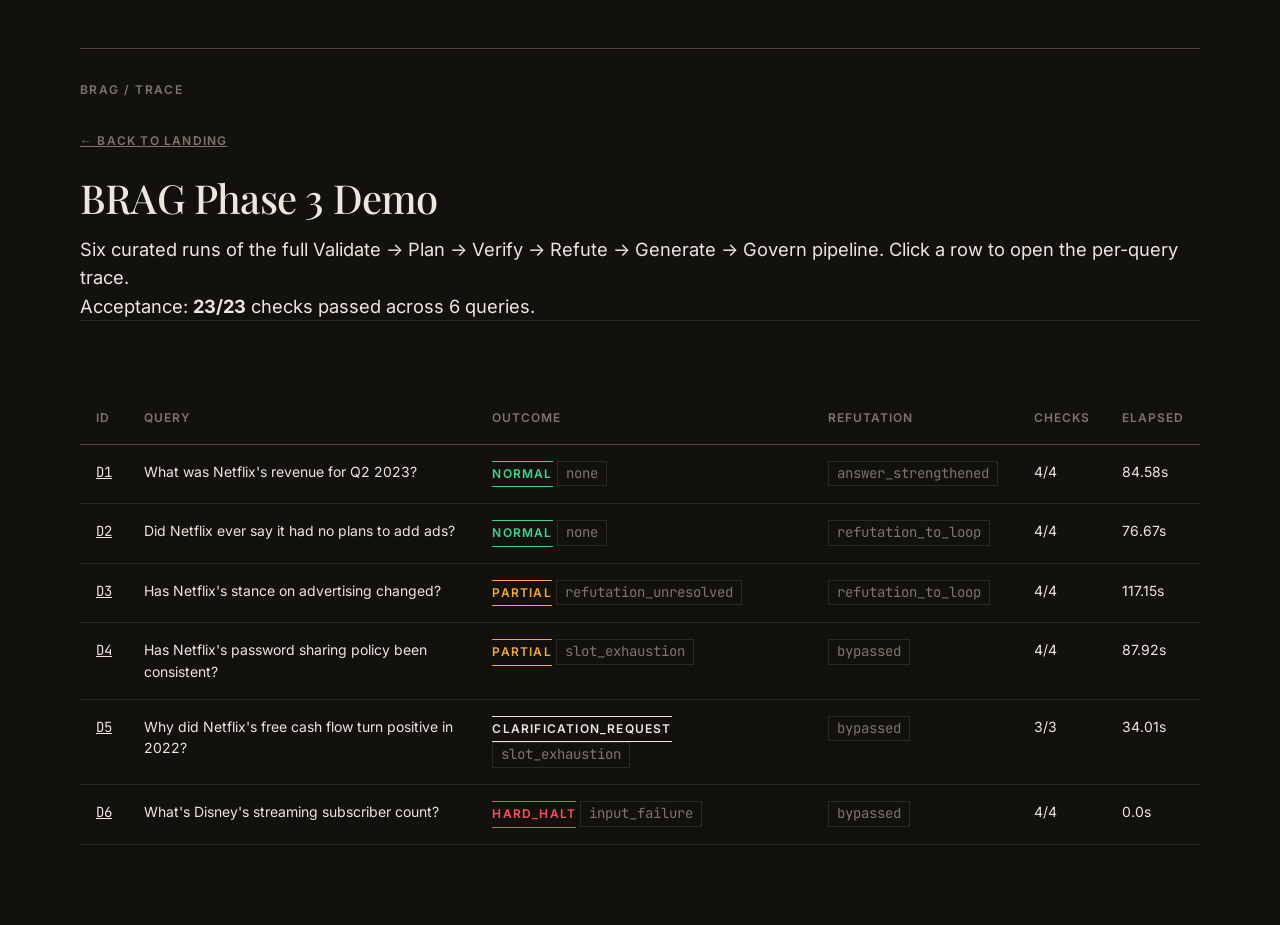
<file: docs/demo/index.html>
<!DOCTYPE html>
<html lang="en"><head><meta charset="utf-8">
<title>BRAG Phase 3 Demo</title>
  <!-- BRAG editorial restyle -->
  <link rel="stylesheet" href="../assets/css/tokens.css">
  <link rel="stylesheet" href="../assets/css/trace.css">
</head><body><div class="container demo-index">
<a class="trace-back" href="../index.html">&larr; Back to landing</a>


<h1>BRAG Phase 3 Demo</h1>
<div class="sub">Six curated runs of the full Validate -> Plan -> Verify -> Refute -> Generate -> Govern pipeline. Click a row to open the per-query trace.</div>
<div class="summary-line">Acceptance: <strong>23/23</strong> checks passed across 6 queries.</div>
<div class="panel"><table>
<thead><tr><th>ID</th><th>Query</th><th>Outcome</th><th>Refutation</th><th>Checks</th><th>Elapsed</th></tr></thead><tbody>
<tr><td><a href="D1.html"><code>D1</code></a></td><td>What was Netflix&#x27;s revenue for Q2 2023?</td><td><span class="badge green">NORMAL</span> <span class="pill">none</span></td><td><span class="pill">answer_strengthened</span></td><td>4/4</td><td>84.58s</td></tr>
<tr><td><a href="D2.html"><code>D2</code></a></td><td>Did Netflix ever say it had no plans to add ads?</td><td><span class="badge green">NORMAL</span> <span class="pill">none</span></td><td><span class="pill">refutation_to_loop</span></td><td>4/4</td><td>76.67s</td></tr>
<tr><td><a href="D3.html"><code>D3</code></a></td><td>Has Netflix&#x27;s stance on advertising changed?</td><td><span class="badge amber">PARTIAL</span> <span class="pill">refutation_unresolved</span></td><td><span class="pill">refutation_to_loop</span></td><td>4/4</td><td>117.15s</td></tr>
<tr><td><a href="D4.html"><code>D4</code></a></td><td>Has Netflix&#x27;s password sharing policy been consistent?</td><td><span class="badge amber">PARTIAL</span> <span class="pill">slot_exhaustion</span></td><td><span class="pill">bypassed</span></td><td>4/4</td><td>87.92s</td></tr>
<tr><td><a href="D5.html"><code>D5</code></a></td><td>Why did Netflix&#x27;s free cash flow turn positive in 2022?</td><td><span class="badge blue">CLARIFICATION_REQUEST</span> <span class="pill">slot_exhaustion</span></td><td><span class="pill">bypassed</span></td><td>3/3</td><td>34.01s</td></tr>
<tr><td><a href="D6.html"><code>D6</code></a></td><td>What&#x27;s Disney&#x27;s streaming subscriber count?</td><td><span class="badge red">HARD_HALT</span> <span class="pill">input_failure</span></td><td><span class="pill">bypassed</span></td><td>4/4</td><td>0.0s</td></tr>
</tbody></table></div>
</div></body></html>
</file>
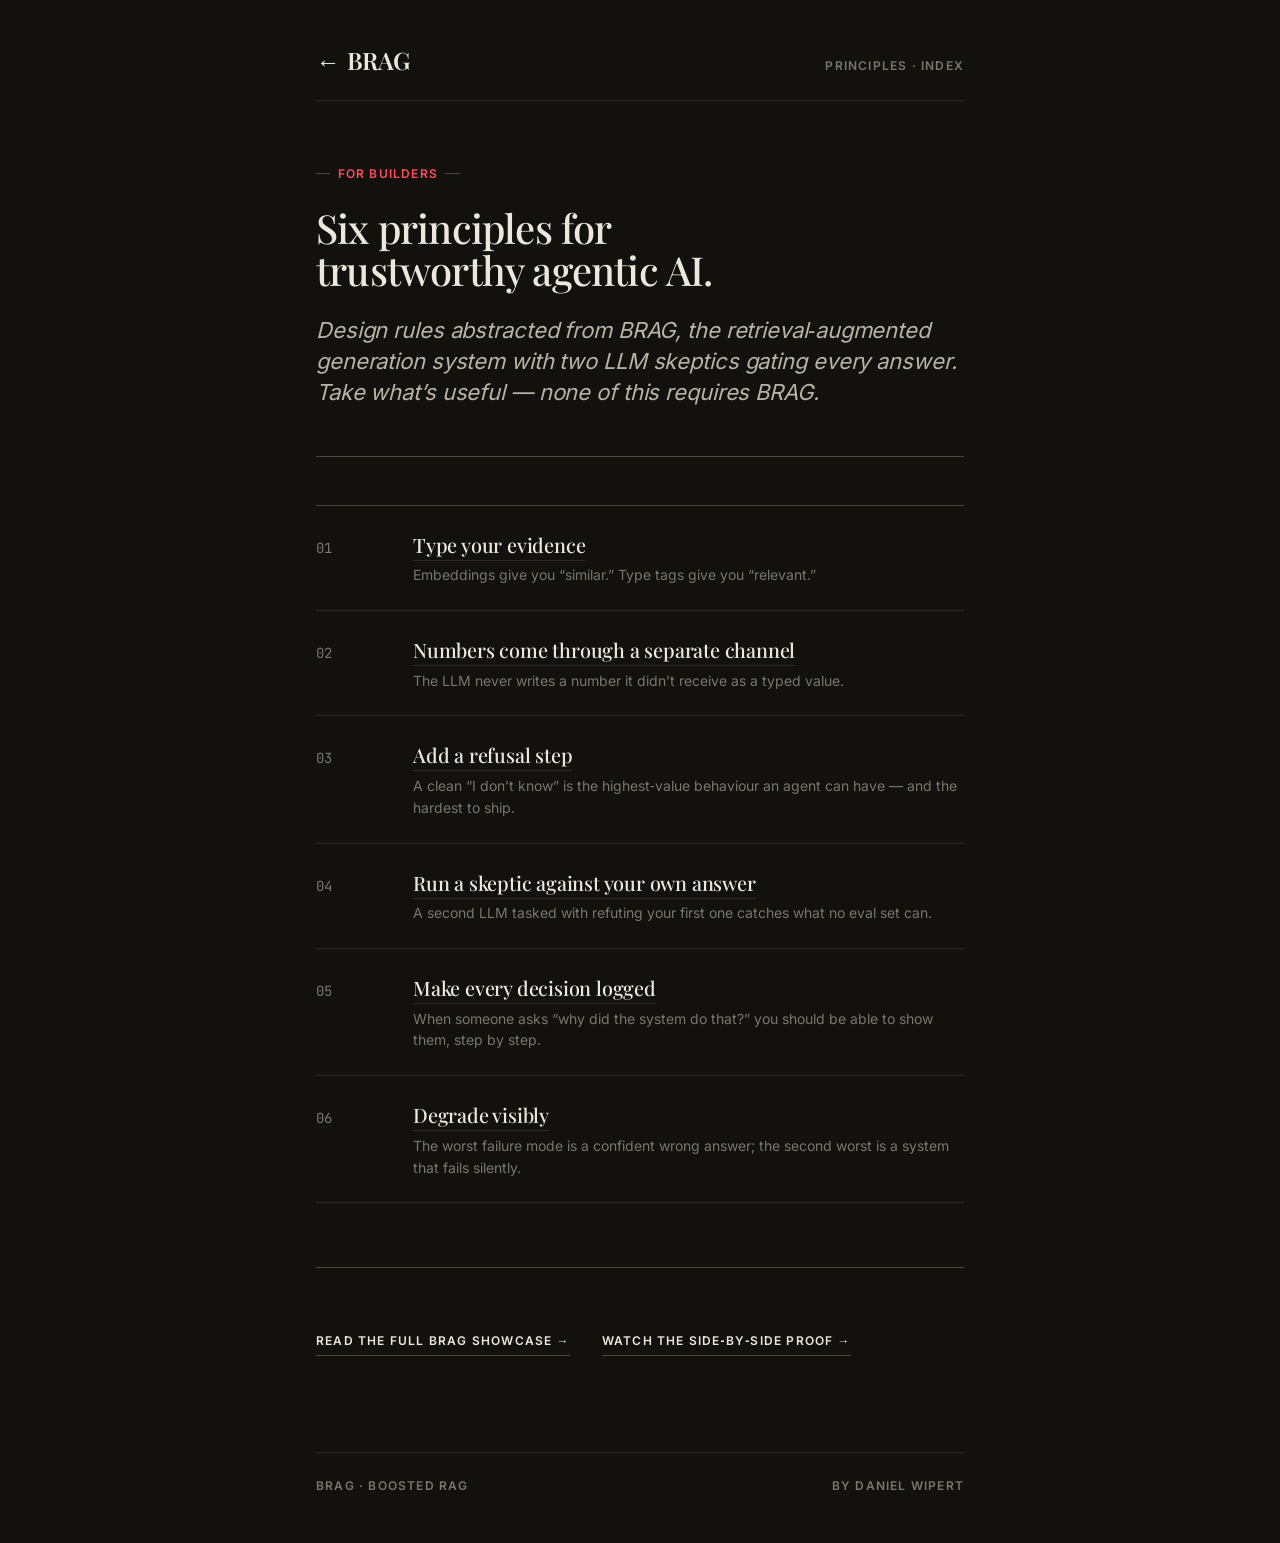
<file: docs/p/index.html>
<!DOCTYPE html>
<html lang="en">
<head>
<meta charset="utf-8">
<meta name="viewport" content="width=device-width, initial-scale=1">
<meta name="theme-color" content="#13110D">
<title>Six principles for trustworthy agentic AI &middot; BRAG</title>
<meta name="description" content="Six design principles abstracted from BRAG — for builders shipping agentic AI in production.">
<meta property="og:title" content="Six principles for trustworthy agentic AI">
<meta property="og:description" content="Design rules abstracted from BRAG for builders shipping agentic AI. Take what's useful — none of this requires BRAG.">
<meta property="og:type" content="article">
<link rel="preload" href="../assets/fonts/playfair-display-var-latin.woff2" as="font" type="font/woff2" crossorigin>
<link rel="preload" href="../assets/fonts/inter-var-latin.woff2" as="font" type="font/woff2" crossorigin>
<link rel="preload" href="../assets/fonts/jetbrains-mono-var-latin.woff2" as="font" type="font/woff2" crossorigin>
<link rel="stylesheet" href="../assets/css/tokens.css">
<link rel="stylesheet" href="../assets/css/mini.css">
</head>
<body>

<main class="mini">

  <div class="mini-masthead">
    <a class="mini-back" href="../"><span class="arrow">&larr;</span>BRAG</a>
    <span class="mini-chrome">Principles &middot; index</span>
  </div>

  <header class="mini-hero">
    <span class="eyebrow">For builders</span>
    <h1>Six principles for trustworthy agentic AI.</h1>
    <p class="lede">Design rules abstracted from BRAG, the retrieval&#8209;augmented generation system with two LLM skeptics gating every answer. Take what&rsquo;s useful &mdash; none of this requires BRAG.</p>
  </header>

  <ol class="mini-index">
    <li><span class="num">01</span><div><a href="typed-evidence.html">Type your evidence</a><span class="gloss">Embeddings give you &ldquo;similar.&rdquo; Type tags give you &ldquo;relevant.&rdquo;</span></div></li>
    <li><span class="num">02</span><div><a href="separate-channel.html">Numbers come through a separate channel</a><span class="gloss">The LLM never writes a number it didn&rsquo;t receive as a typed value.</span></div></li>
    <li><span class="num">03</span><div><a href="refusal-step.html">Add a refusal step</a><span class="gloss">A clean &ldquo;I don&rsquo;t know&rdquo; is the highest&#8209;value behaviour an agent can have &mdash; and the hardest to ship.</span></div></li>
    <li><span class="num">04</span><div><a href="run-a-skeptic.html">Run a skeptic against your own answer</a><span class="gloss">A second LLM tasked with refuting your first one catches what no eval set can.</span></div></li>
    <li><span class="num">05</span><div><a href="logged-decisions.html">Make every decision logged</a><span class="gloss">When someone asks &ldquo;why did the system do that?&rdquo; you should be able to show them, step by step.</span></div></li>
    <li><span class="num">06</span><div><a href="degrade-visibly.html">Degrade visibly</a><span class="gloss">The worst failure mode is a confident wrong answer; the second worst is a system that fails silently.</span></div></li>
  </ol>

  <section class="mini-cta">
    <div class="mini-cta-actions">
      <a href="../">Read the full BRAG showcase &rarr;</a>
      <a href="../#proof">Watch the side&#8209;by&#8209;side proof &rarr;</a>
    </div>
  </section>

  <div class="mini-footer">
    <span>BRAG &middot; Boosted RAG</span>
    <span>by Daniel Wipert</span>
  </div>

</main>

</body>
</html>
</file>
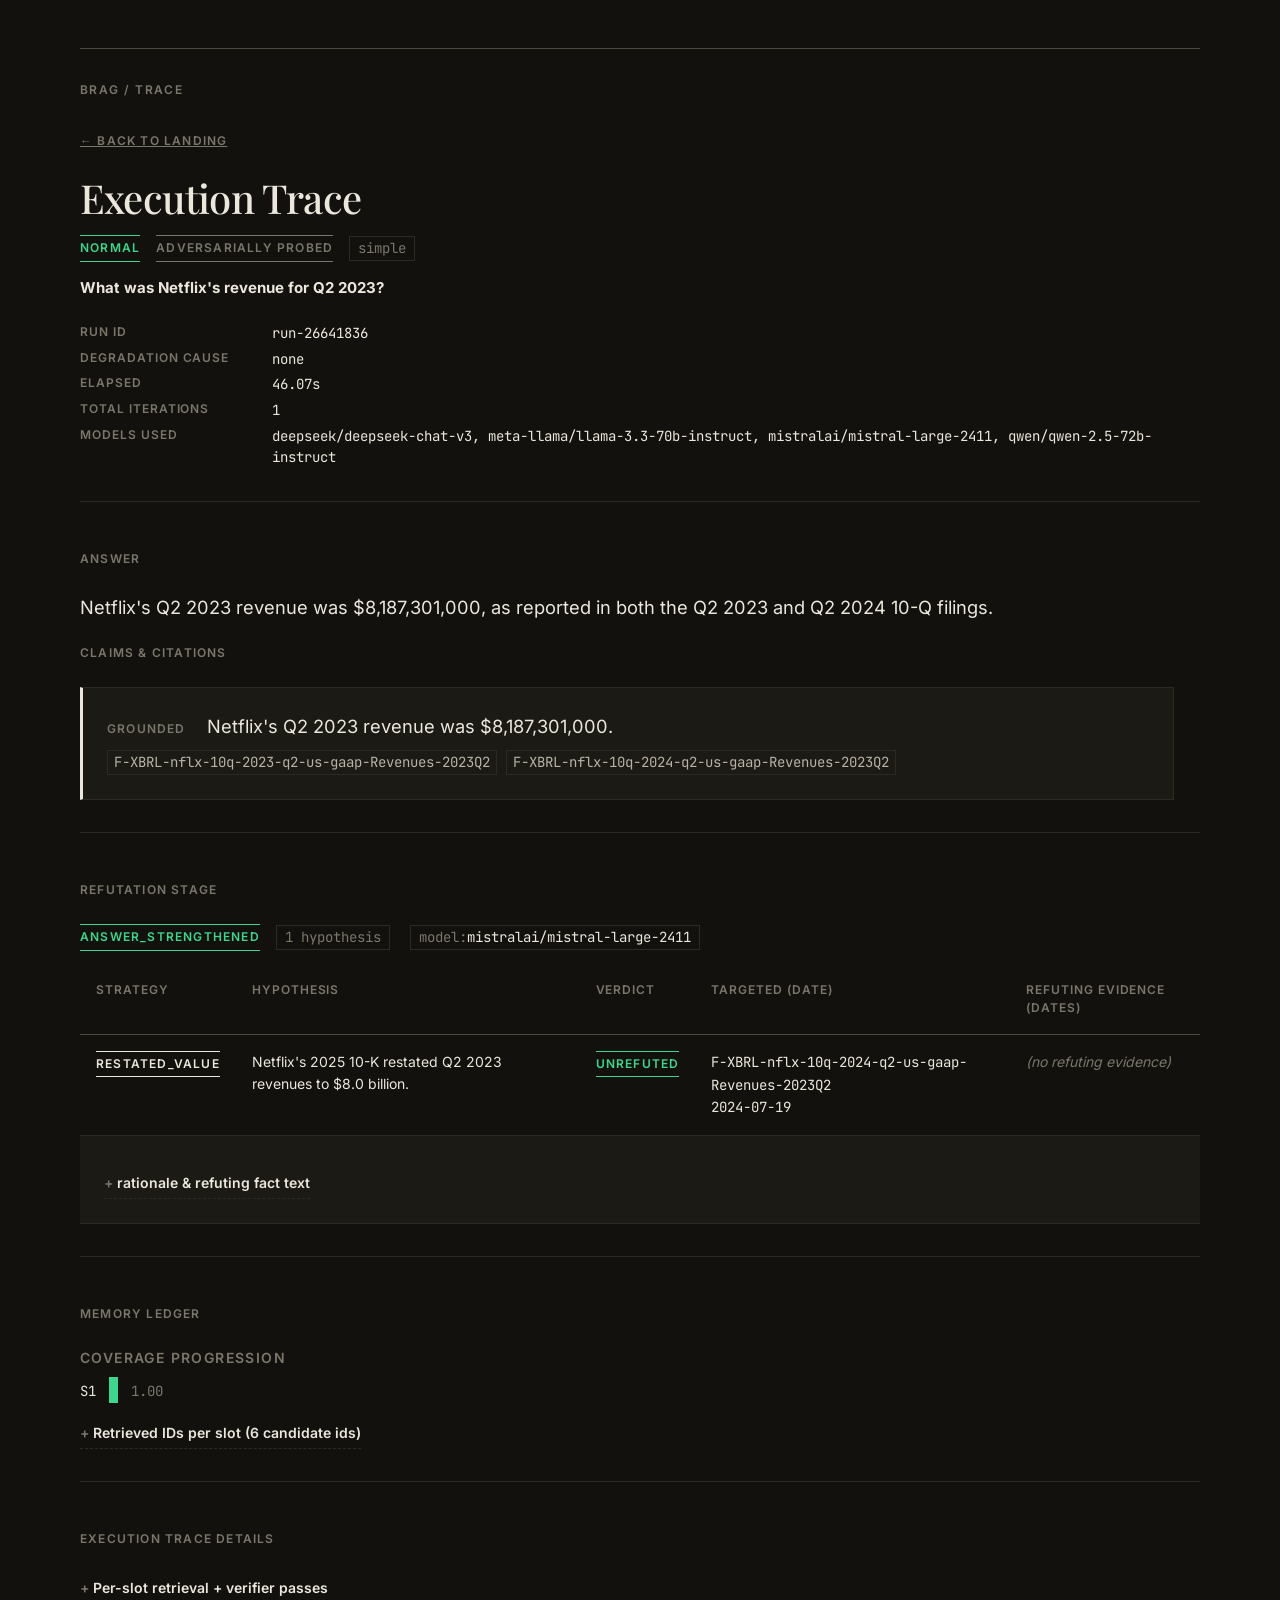
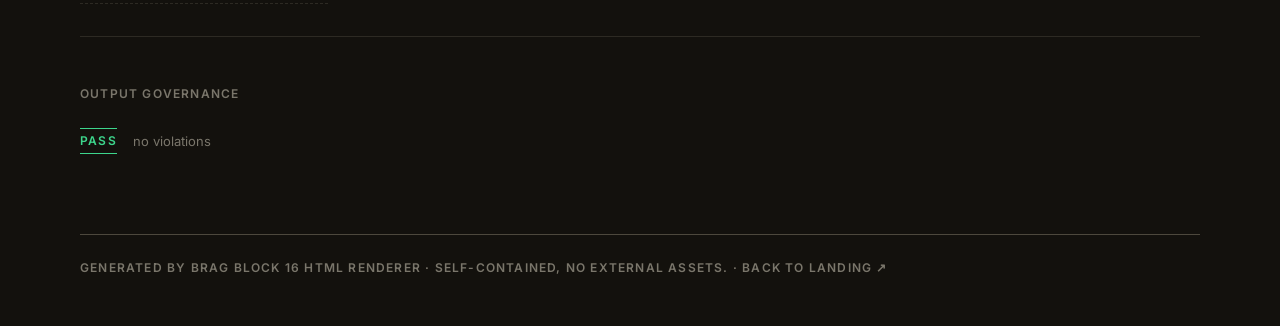
<file: docs/demo/D1.html>
<!DOCTYPE html>
<html lang="en">
<head>
  <meta charset="utf-8">
  <title>BRAG Trace — run-26641836</title>
  
  <!-- BRAG editorial restyle -->
  <link rel="stylesheet" href="../assets/css/tokens.css">
  <link rel="stylesheet" href="../assets/css/trace.css">
</head>
<body>
  <div class="container">
<a class="trace-back" href="../index.html">&larr; Back to landing</a>



    <section class="panel">
      <h1>Execution Trace</h1>
      <div class="row" style="margin-top: 6px;">
        <span class="badge green">NORMAL</span>
        <span class="badge outline">Adversarially Probed</span>
        <span class="pill">simple</span>
      </div>
      <p style="margin: 14px 0 0 0; font-size: 15px;">
        <strong>What was Netflix&#39;s revenue for Q2 2023?</strong>
      </p>
      <dl class="meta">
        <dt>Run ID</dt><dd>run-26641836</dd>
        <dt>Degradation cause</dt><dd>none</dd>
        <dt>Elapsed</dt><dd>46.07s</dd>
        <dt>Total iterations</dt><dd>1</dd>
        <dt>Models used</dt><dd>deepseek/deepseek-chat-v3, meta-llama/llama-3.3-70b-instruct, mistralai/mistral-large-2411, qwen/qwen-2.5-72b-instruct</dd>
      </dl>
    </section>

    <section class="panel">
      <h2>Answer</h2>
        <div class="answer"><p>Netflix&#x27;s Q2 2023 revenue was $8,187,301,000, as reported in both the Q2 2023 and Q2 2024 10-Q filings.</p></div>

        <h2 style="margin-top: 22px;">Claims &amp; Citations</h2>
        <div class="claim">
          <span class="type">grounded</span>
          Netflix&#39;s Q2 2023 revenue was $8,187,301,000.
          <div style="margin-top: 6px;">
            <a class="cite" href="#fact-F-XBRL-nflx-10q-2023-q2-us-gaap-Revenues-2023Q2">F-XBRL-nflx-10q-2023-q2-us-gaap-Revenues-2023Q2</a>
            <a class="cite" href="#fact-F-XBRL-nflx-10q-2024-q2-us-gaap-Revenues-2023Q2">F-XBRL-nflx-10q-2024-q2-us-gaap-Revenues-2023Q2</a>
          </div>
        </div>


    </section>

    <section class="panel">
      <h2>Refutation Stage</h2>
      <div class="row">
        <span class="badge green">answer_strengthened</span>
        <span class="pill">1 hypothesis</span>
        <span class="pill">model: <code>mistralai/mistral-large-2411</code></span>
      </div>

      <table style="margin-top: 14px;">
        <thead>
          <tr>
            <th>Strategy</th>
            <th>Hypothesis</th>
            <th>Verdict</th>
            <th>Targeted (date)</th>
            <th>Refuting evidence (dates)</th>
          </tr>
        </thead>
        <tbody>
          <tr>
            <td><span class="badge strategy-num">restated_value</span></td>
            <td>Netflix&#39;s 2025 10-K restated Q2 2023 revenues to $8.0 billion.</td>
            <td><span class="badge green">unrefuted</span></td>
            <td>
              <code>F-XBRL-nflx-10q-2024-q2-us-gaap-Revenues-2023Q2</code><br>
              <span class="mono nowrap">2024-07-19</span>
            </td>
            <td>
              <span class="empty">(no refuting evidence)</span>
            </td>
          </tr>
          <tr class="detail">
            <td colspan="5">
              <details>
                <summary>rationale &amp; refuting fact text</summary>
                <p style="margin-top: 6px;"><strong>Rationale:</strong> If Netflix restated their Q2 2023 revenues to a different value in a subsequent filing, it would contradict the initially reported value.</p>
              </details>
            </td>
          </tr>
        </tbody>
      </table>
    </section>

    <section class="panel">
      <h2>Memory Ledger</h2>

      <h2 style="font-size: 14px; margin: 12px 0 6px 0; color: var(--text-dim);">Coverage progression</h2>
        <div style="margin-bottom: 6px;">
          <code>S1</code>
          <span class="sparkline">
            <span class="bar" style="height: 26px; background: var(--green);" title="iter 1 — coverage 1.00"></span>
          </span>
          <span class="mono" style="margin-left: 8px; color: var(--text-dim);">
            1.00
          </span>
        </div>



      <details style="margin-top: 14px;">
        <summary>Retrieved IDs per slot (6 candidate ids)</summary>
        <div style="margin-top: 8px;">
          <code>S1</code> (6)
          <div class="ids" style="margin-top: 2px;">F-XBRL-nflx-10q-2023-q2-us-gaap-Revenues-2023Q2, F-PROSE-nflx-10q-2023-q2-0082, F-XBRL-nflx-10q-2024-q2-us-gaap-Revenues-2023Q2, F-PROSE-nflx-q1-2023-letter-0017, F-PROSE-nflx-10q-2023-q2-0085, F-PROSE-nflx-10q-2023-q2-0088</div>
        </div>
      </details>
    </section>

    <section class="panel">
      <h2>Execution trace details</h2>
      <details>
        <summary>Per-slot retrieval + verifier passes</summary>
        <div style="margin-top: 14px;">
          <strong>S1</strong>
          <span class="pill">specific_metric</span>
          <span class="pill">fact_store</span>
<span class="pill">pf: 2023Q2</span>          <span class="pill green">terminal: covered</span>
          <ul style="margin-top: 6px;">
            <li>
              iter 1: retrieved=6,
              coverage=1.00,
              verdict=<span class="pill green">covered</span>
            </li>
          </ul>
        </div>
      </details>
    </section>

    <section class="panel">
      <h2>Output Governance</h2>
        <div class="row">
          <span class="badge green">PASS</span>
          <span style="color: var(--text-dim); font-size: 13px;">no violations</span>
        </div>
    </section>

    <div class="footer">
      Generated by BRAG Block 16 HTML renderer · self-contained, no external assets.
    </div>
  </div>
</body>
</html>
</file>
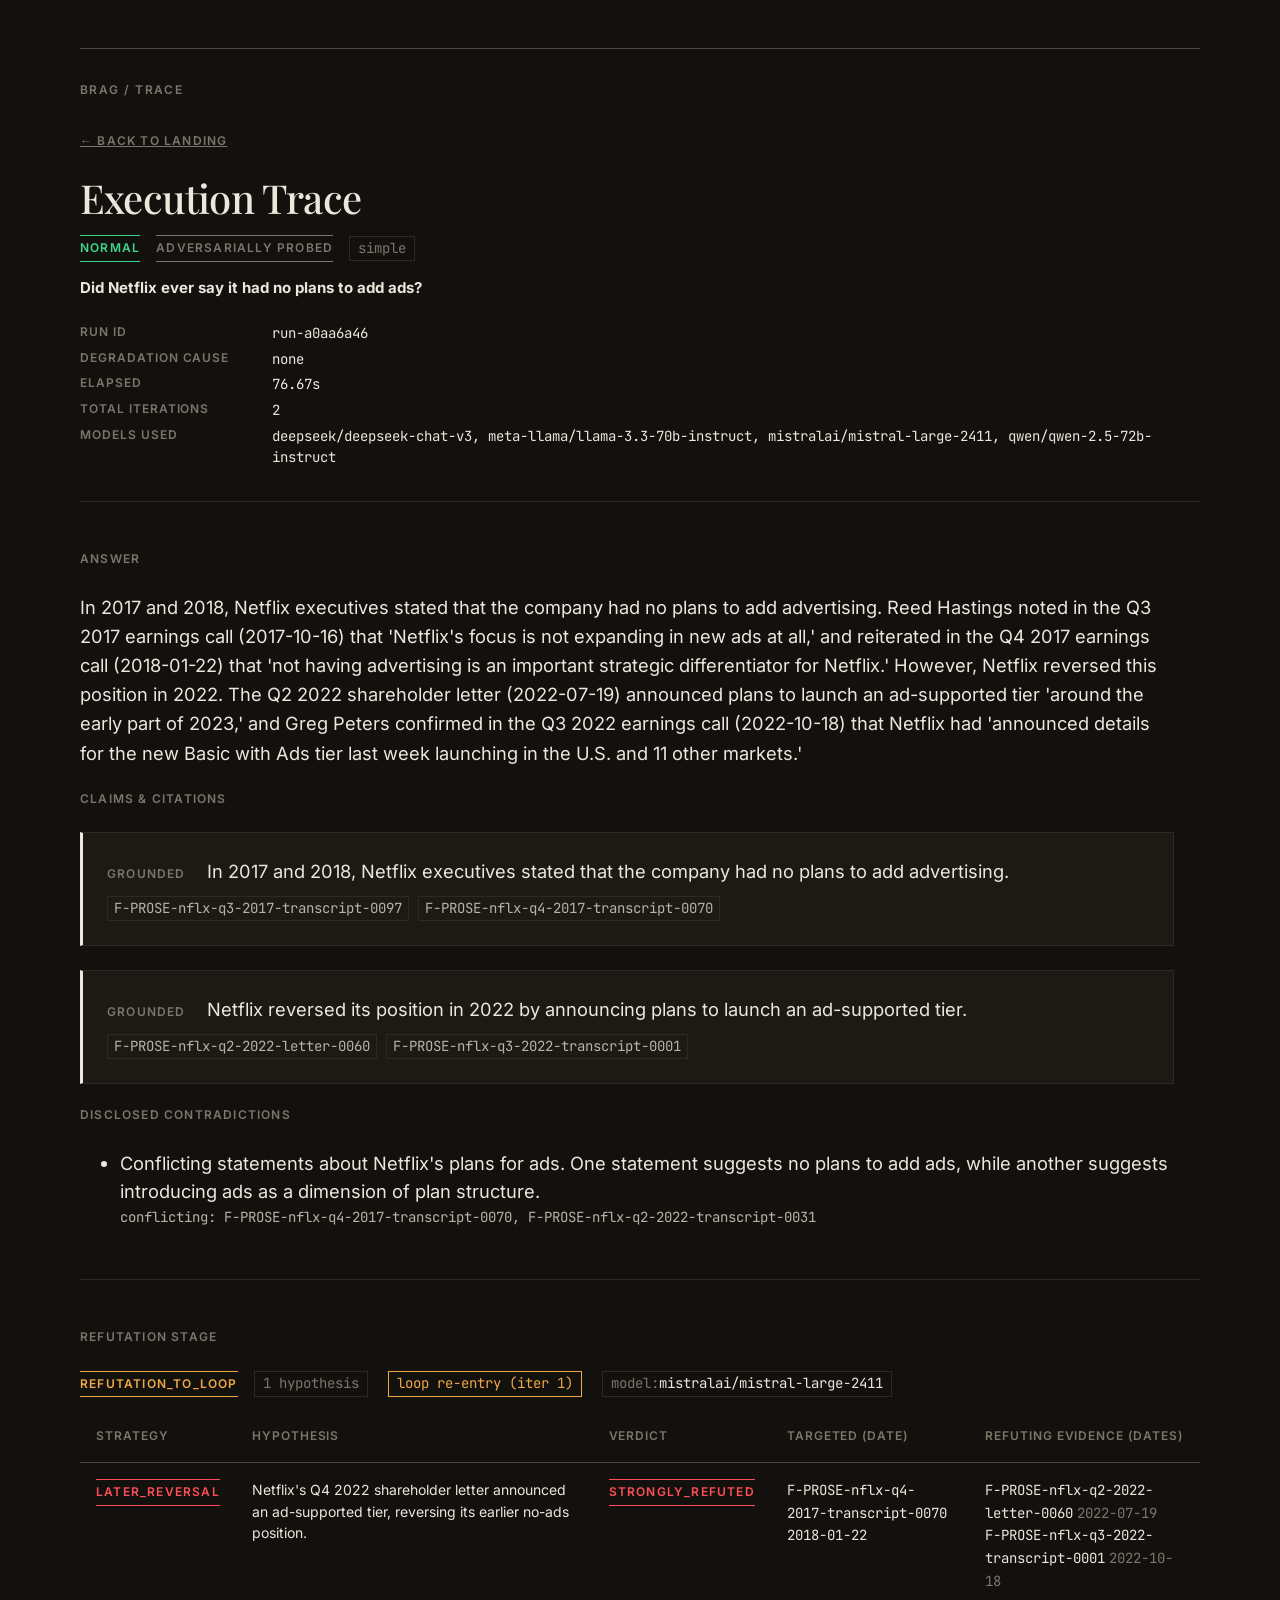
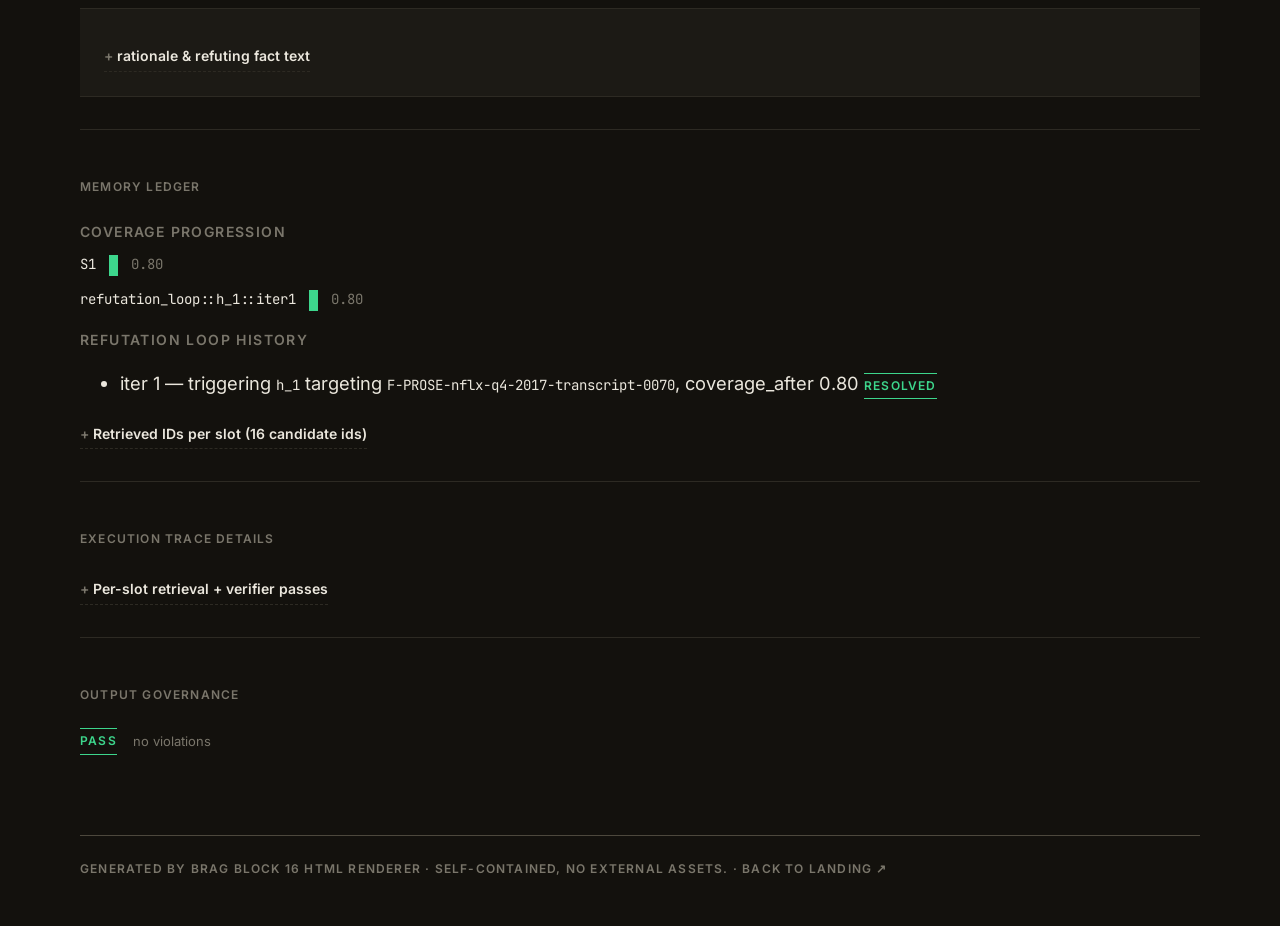
<file: docs/demo/D2.html>
<!DOCTYPE html>
<html lang="en">
<head>
  <meta charset="utf-8">
  <title>BRAG Trace — run-a0aa6a46</title>
  
  <!-- BRAG editorial restyle -->
  <link rel="stylesheet" href="../assets/css/tokens.css">
  <link rel="stylesheet" href="../assets/css/trace.css">
</head>
<body>
  <div class="container">
<a class="trace-back" href="../index.html">&larr; Back to landing</a>



    <section class="panel">
      <h1>Execution Trace</h1>
      <div class="row" style="margin-top: 6px;">
        <span class="badge green">NORMAL</span>
        <span class="badge outline">Adversarially Probed</span>
        <span class="pill">simple</span>
      </div>
      <p style="margin: 14px 0 0 0; font-size: 15px;">
        <strong>Did Netflix ever say it had no plans to add ads?</strong>
      </p>
      <dl class="meta">
        <dt>Run ID</dt><dd>run-a0aa6a46</dd>
        <dt>Degradation cause</dt><dd>none</dd>
        <dt>Elapsed</dt><dd>76.67s</dd>
        <dt>Total iterations</dt><dd>2</dd>
        <dt>Models used</dt><dd>deepseek/deepseek-chat-v3, meta-llama/llama-3.3-70b-instruct, mistralai/mistral-large-2411, qwen/qwen-2.5-72b-instruct</dd>
      </dl>
    </section>

    <section class="panel">
      <h2>Answer</h2>
        <div class="answer"><p>In 2017 and 2018, Netflix executives stated that the company had no plans to add advertising. Reed Hastings noted in the Q3 2017 earnings call (2017-10-16) that &#x27;Netflix&#x27;s focus is not expanding in new ads at all,&#x27; and reiterated in the Q4 2017 earnings call (2018-01-22) that &#x27;not having advertising is an important strategic differentiator for Netflix.&#x27; However, Netflix reversed this position in 2022. The Q2 2022 shareholder letter (2022-07-19) announced plans to launch an ad-supported tier &#x27;around the early part of 2023,&#x27; and Greg Peters confirmed in the Q3 2022 earnings call (2022-10-18) that Netflix had &#x27;announced details for the new Basic with Ads tier last week launching in the U.S. and 11 other markets.&#x27;</p></div>

        <h2 style="margin-top: 22px;">Claims &amp; Citations</h2>
        <div class="claim">
          <span class="type">grounded</span>
          In 2017 and 2018, Netflix executives stated that the company had no plans to add advertising.
          <div style="margin-top: 6px;">
            <a class="cite" href="#fact-F-PROSE-nflx-q3-2017-transcript-0097">F-PROSE-nflx-q3-2017-transcript-0097</a>
            <a class="cite" href="#fact-F-PROSE-nflx-q4-2017-transcript-0070">F-PROSE-nflx-q4-2017-transcript-0070</a>
          </div>
        </div>
        <div class="claim">
          <span class="type">grounded</span>
          Netflix reversed its position in 2022 by announcing plans to launch an ad-supported tier.
          <div style="margin-top: 6px;">
            <a class="cite" href="#fact-F-PROSE-nflx-q2-2022-letter-0060">F-PROSE-nflx-q2-2022-letter-0060</a>
            <a class="cite" href="#fact-F-PROSE-nflx-q3-2022-transcript-0001">F-PROSE-nflx-q3-2022-transcript-0001</a>
          </div>
        </div>


        <h2 style="margin-top: 22px;">Disclosed Contradictions</h2>
        <ul>
          <li>
            Conflicting statements about Netflix&#39;s plans for ads. One statement suggests no plans to add ads, while another suggests introducing ads as a dimension of plan structure.
            <div class="ids" style="margin-top: 2px;">
              conflicting: F-PROSE-nflx-q4-2017-transcript-0070, F-PROSE-nflx-q2-2022-transcript-0031
            </div>
          </li>
        </ul>
    </section>

    <section class="panel">
      <h2>Refutation Stage</h2>
      <div class="row">
        <span class="badge amber">refutation_to_loop</span>
        <span class="pill">1 hypothesis</span>
        <span class="pill amber">loop re-entry (iter 1)</span>
        <span class="pill">model: <code>mistralai/mistral-large-2411</code></span>
      </div>

      <table style="margin-top: 14px;">
        <thead>
          <tr>
            <th>Strategy</th>
            <th>Hypothesis</th>
            <th>Verdict</th>
            <th>Targeted (date)</th>
            <th>Refuting evidence (dates)</th>
          </tr>
        </thead>
        <tbody>
          <tr>
            <td><span class="badge strategy-narr">later_reversal</span></td>
            <td>Netflix&#39;s Q4 2022 shareholder letter announced an ad-supported tier, reversing its earlier no-ads position.</td>
            <td><span class="badge red">strongly_refuted</span></td>
            <td>
              <code>F-PROSE-nflx-q4-2017-transcript-0070</code><br>
              <span class="mono nowrap">2018-01-22</span>
            </td>
            <td>
                <div>
                  <code>F-PROSE-nflx-q2-2022-letter-0060</code>
                  <span class="mono nowrap" style="color: var(--text-dim);">2022-07-19</span>
                </div>
                <div>
                  <code>F-PROSE-nflx-q3-2022-transcript-0001</code>
                  <span class="mono nowrap" style="color: var(--text-dim);">2022-10-18</span>
                </div>
            </td>
          </tr>
          <tr class="detail">
            <td colspan="5">
              <details>
                <summary>rationale &amp; refuting fact text</summary>
                <p style="margin-top: 6px;"><strong>Rationale:</strong> If Netflix introduced an ad-supported tier, it would contradict the earlier strategic claim that not having advertising was a differentiator.</p>
                <p><strong>Refuting fact text:</strong></p>
                <ul>
                  <li><code>F-PROSE-nflx-q2-2022-letter-0060</code>: Netflix is targeting to launch the ad-supported tier around the early part of 2023.</li>
                  <li><code>F-PROSE-nflx-q3-2022-transcript-0001</code>: Netflix announced details for the new Basic with Ads tier last week launching in the U.S. and 11 other markets.</li>
                </ul>
              </details>
            </td>
          </tr>
        </tbody>
      </table>
    </section>

    <section class="panel">
      <h2>Memory Ledger</h2>

      <h2 style="font-size: 14px; margin: 12px 0 6px 0; color: var(--text-dim);">Coverage progression</h2>
        <div style="margin-bottom: 6px;">
          <code>S1</code>
          <span class="sparkline">
            <span class="bar" style="height: 21px; background: var(--green);" title="iter 1 — coverage 0.80"></span>
          </span>
          <span class="mono" style="margin-left: 8px; color: var(--text-dim);">
            0.80
          </span>
        </div>
        <div style="margin-bottom: 6px;">
          <code>refutation_loop::h_1::iter1</code>
          <span class="sparkline">
            <span class="bar" style="height: 21px; background: var(--green);" title="iter 2 — coverage 0.80"></span>
          </span>
          <span class="mono" style="margin-left: 8px; color: var(--text-dim);">
            0.80
          </span>
        </div>


      <h2 style="font-size: 14px; margin: 18px 0 6px 0; color: var(--text-dim);">Refutation loop history</h2>
      <ul>
        <li>
          iter 1 — triggering <code>h_1</code>
          targeting <code>F-PROSE-nflx-q4-2017-transcript-0070</code>,
          coverage_after 0.80
            <span class="badge green">resolved</span>
        </li>
      </ul>

      <details style="margin-top: 14px;">
        <summary>Retrieved IDs per slot (16 candidate ids)</summary>
        <div style="margin-top: 8px;">
          <code>S1</code> (8)
          <div class="ids" style="margin-top: 2px;">F-PROSE-nflx-q1-2023-transcript-0078, F-PROSE-nflx-q1-2023-transcript-0066, F-PROSE-nflx-q1-2026-transcript-0085, F-PROSE-nflx-q2-2016-transcript-0018, F-PROSE-nflx-q4-2024-transcript-0074, F-PROSE-nflx-q4-2017-transcript-0070, F-PROSE-nflx-q2-2022-transcript-0031, F-PROSE-nflx-q3-2017-transcript-0097</div>
        </div>
        <div style="margin-top: 8px;">
          <code>refutation_loop::h_1::iter1</code> (8)
          <div class="ids" style="margin-top: 2px;">F-PROSE-nflx-q2-2022-letter-0060, F-PROSE-nflx-q3-2022-transcript-0001, F-PROSE-nflx-q1-2024-transcript-0057, F-PROSE-nflx-q2-2024-letter-0005, F-PROSE-nflx-q3-2022-transcript-0010, F-PROSE-nflx-q4-2023-transcript-0095, F-PROSE-nflx-q1-2026-letter-0069, F-PROSE-nflx-q1-2024-transcript-0061</div>
        </div>
      </details>
    </section>

    <section class="panel">
      <h2>Execution trace details</h2>
      <details>
        <summary>Per-slot retrieval + verifier passes</summary>
        <div style="margin-top: 14px;">
          <strong>S1</strong>
          <span class="pill">strategic_position</span>
          <span class="pill">both</span>
          <span class="pill green">terminal: covered</span>
          <ul style="margin-top: 6px;">
            <li>
              iter 1: retrieved=8,
              coverage=0.80,
              verdict=<span class="pill green">covered</span>
            </li>
          </ul>
        </div>
      </details>
    </section>

    <section class="panel">
      <h2>Output Governance</h2>
        <div class="row">
          <span class="badge green">PASS</span>
          <span style="color: var(--text-dim); font-size: 13px;">no violations</span>
        </div>
    </section>

    <div class="footer">
      Generated by BRAG Block 16 HTML renderer · self-contained, no external assets.
    </div>
  </div>
</body>
</html>
</file>
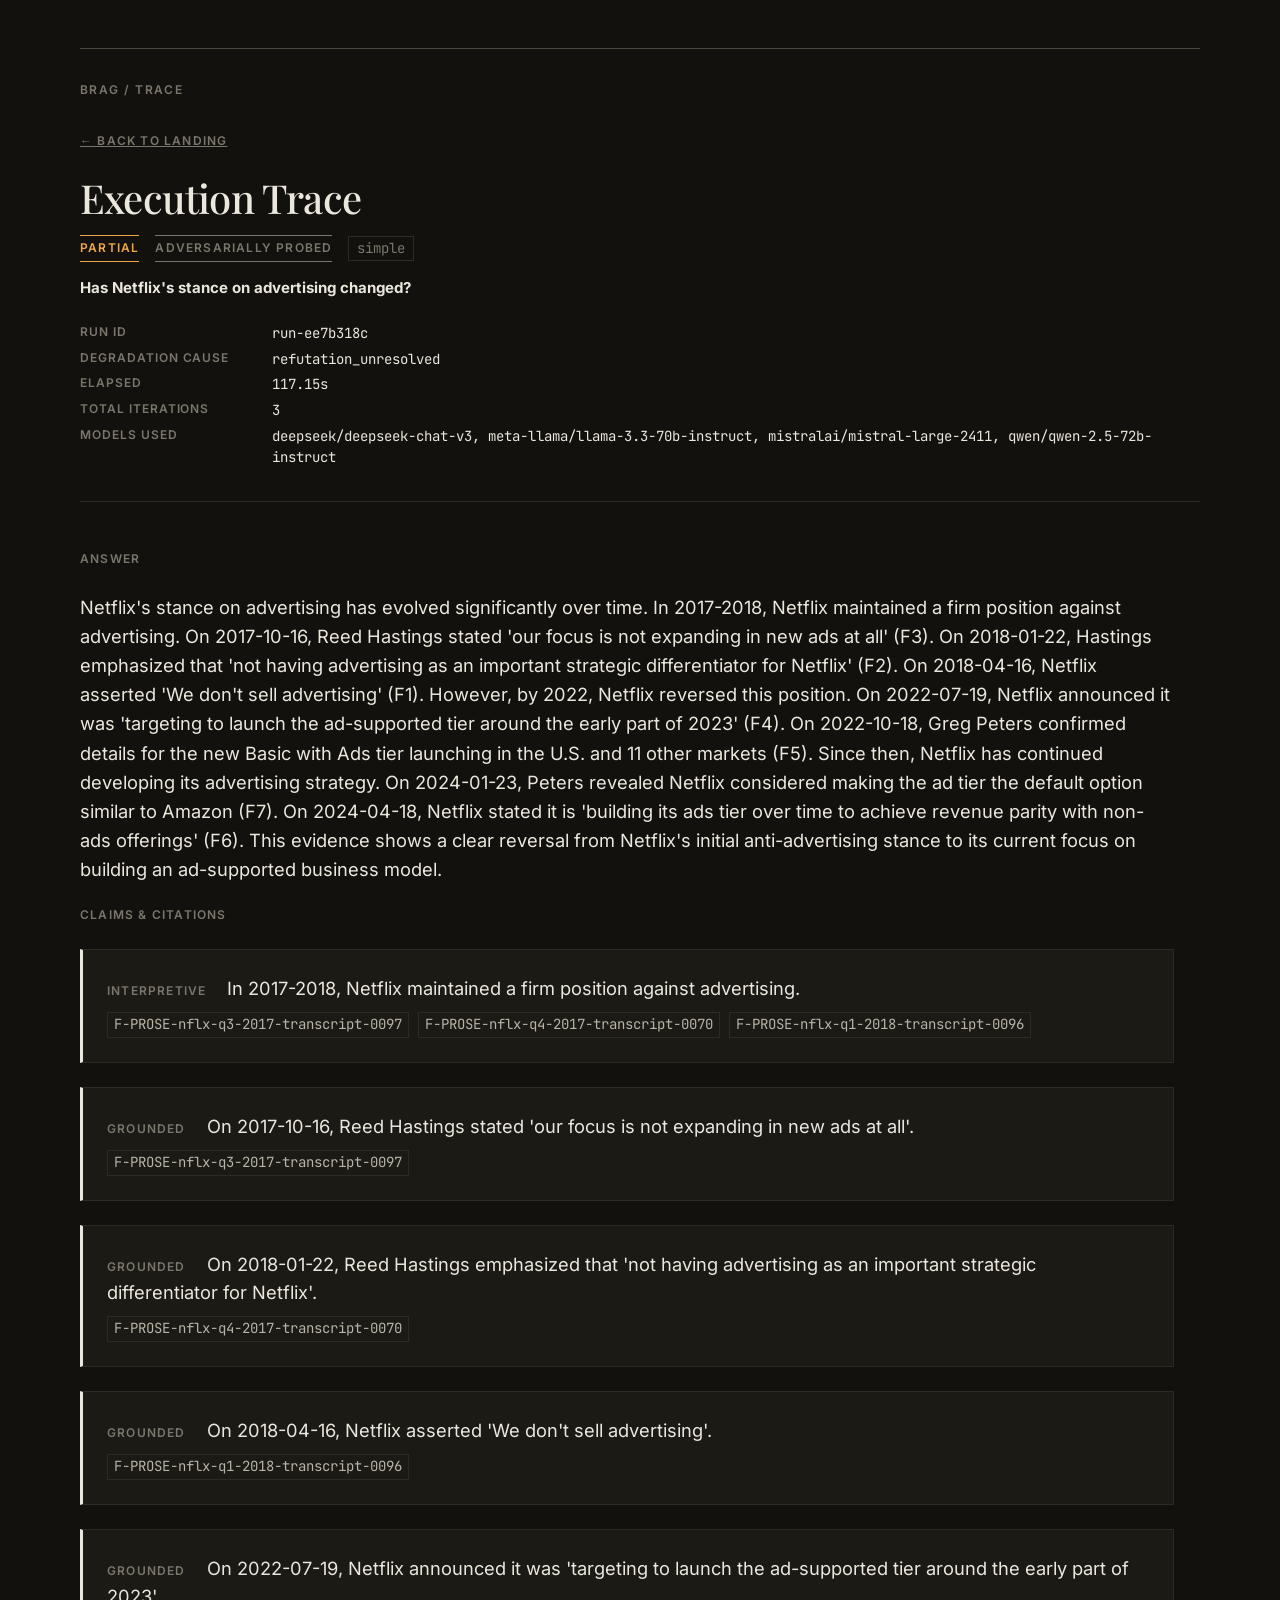
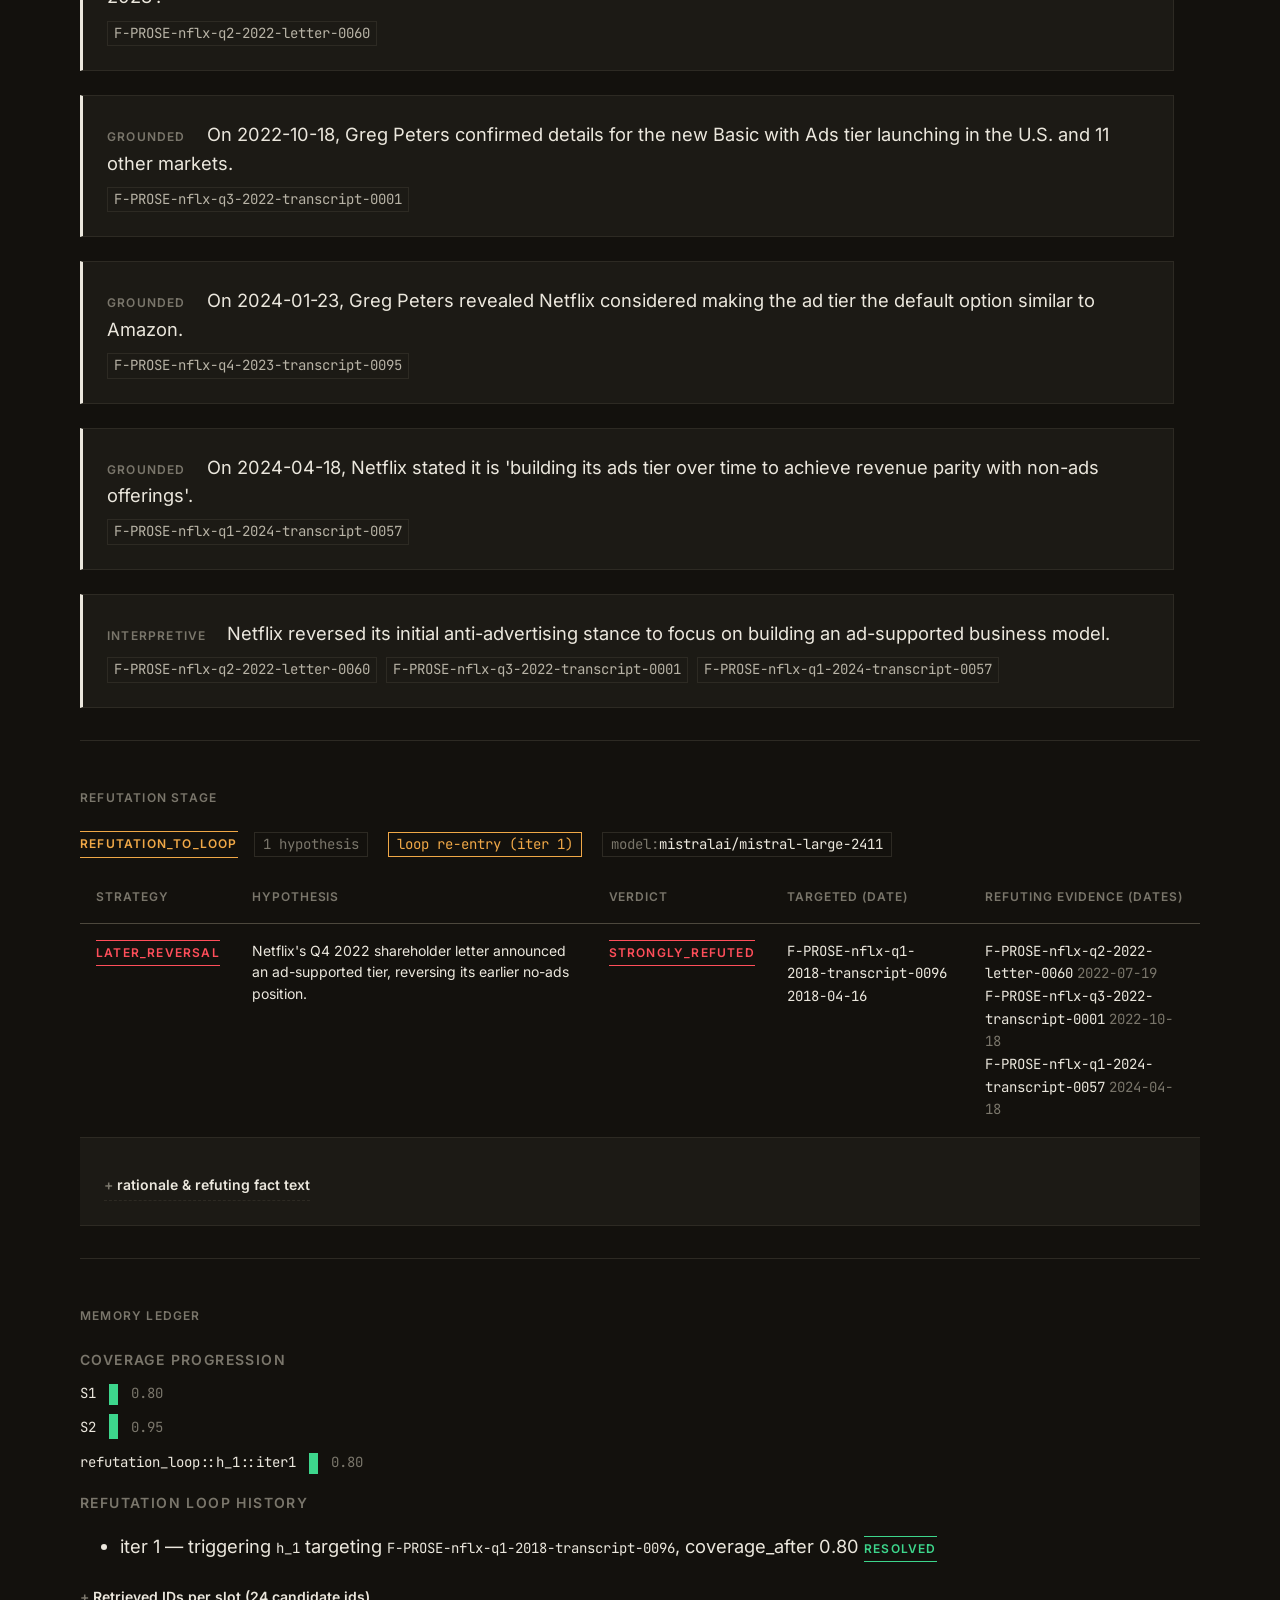
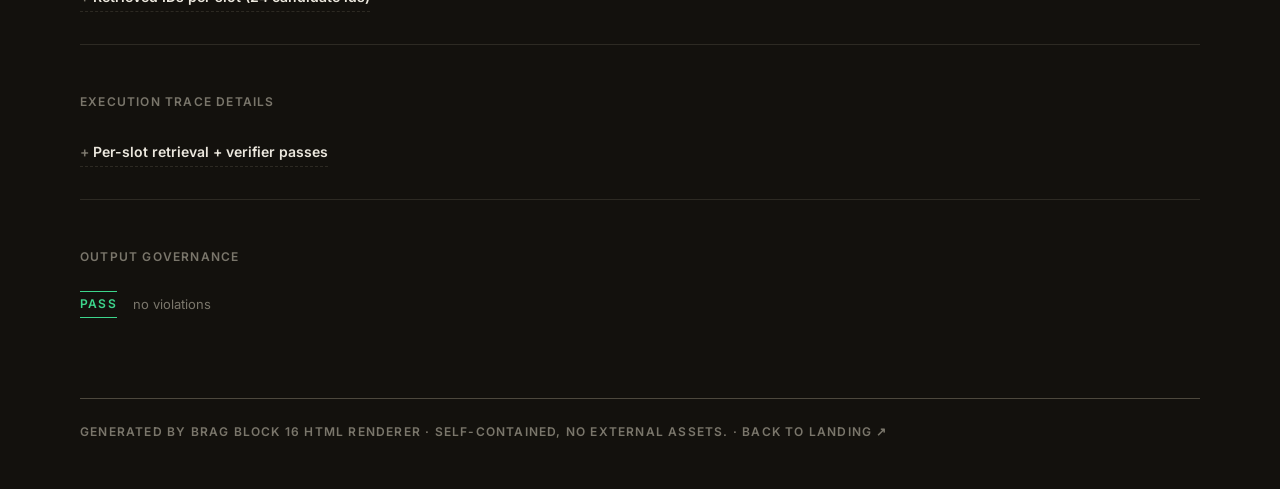
<file: docs/demo/D3.html>
<!DOCTYPE html>
<html lang="en">
<head>
  <meta charset="utf-8">
  <title>BRAG Trace — run-ee7b318c</title>
  
  <!-- BRAG editorial restyle -->
  <link rel="stylesheet" href="../assets/css/tokens.css">
  <link rel="stylesheet" href="../assets/css/trace.css">
</head>
<body>
  <div class="container">
<a class="trace-back" href="../index.html">&larr; Back to landing</a>



    <section class="panel">
      <h1>Execution Trace</h1>
      <div class="row" style="margin-top: 6px;">
        <span class="badge amber">PARTIAL</span>
        <span class="badge outline">Adversarially Probed</span>
        <span class="pill">simple</span>
      </div>
      <p style="margin: 14px 0 0 0; font-size: 15px;">
        <strong>Has Netflix&#39;s stance on advertising changed?</strong>
      </p>
      <dl class="meta">
        <dt>Run ID</dt><dd>run-ee7b318c</dd>
        <dt>Degradation cause</dt><dd>refutation_unresolved</dd>
        <dt>Elapsed</dt><dd>117.15s</dd>
        <dt>Total iterations</dt><dd>3</dd>
        <dt>Models used</dt><dd>deepseek/deepseek-chat-v3, meta-llama/llama-3.3-70b-instruct, mistralai/mistral-large-2411, qwen/qwen-2.5-72b-instruct</dd>
      </dl>
    </section>

    <section class="panel">
      <h2>Answer</h2>
        <div class="answer"><p>Netflix&#x27;s stance on advertising has evolved significantly over time. In 2017-2018, Netflix maintained a firm position against advertising. On 2017-10-16, Reed Hastings stated &#x27;our focus is not expanding in new ads at all&#x27; (F3). On 2018-01-22, Hastings emphasized that &#x27;not having advertising as an important strategic differentiator for Netflix&#x27; (F2). On 2018-04-16, Netflix asserted &#x27;We don&#x27;t sell advertising&#x27; (F1). However, by 2022, Netflix reversed this position. On 2022-07-19, Netflix announced it was &#x27;targeting to launch the ad-supported tier around the early part of 2023&#x27; (F4). On 2022-10-18, Greg Peters confirmed details for the new Basic with Ads tier launching in the U.S. and 11 other markets (F5). Since then, Netflix has continued developing its advertising strategy. On 2024-01-23, Peters revealed Netflix considered making the ad tier the default option similar to Amazon (F7). On 2024-04-18, Netflix stated it is &#x27;building its ads tier over time to achieve revenue parity with non-ads offerings&#x27; (F6). This evidence shows a clear reversal from Netflix&#x27;s initial anti-advertising stance to its current focus on building an ad-supported business model.</p></div>

        <h2 style="margin-top: 22px;">Claims &amp; Citations</h2>
        <div class="claim">
          <span class="type">interpretive</span>
          In 2017-2018, Netflix maintained a firm position against advertising.
          <div style="margin-top: 6px;">
            <a class="cite" href="#fact-F-PROSE-nflx-q3-2017-transcript-0097">F-PROSE-nflx-q3-2017-transcript-0097</a>
            <a class="cite" href="#fact-F-PROSE-nflx-q4-2017-transcript-0070">F-PROSE-nflx-q4-2017-transcript-0070</a>
            <a class="cite" href="#fact-F-PROSE-nflx-q1-2018-transcript-0096">F-PROSE-nflx-q1-2018-transcript-0096</a>
          </div>
        </div>
        <div class="claim">
          <span class="type">grounded</span>
          On 2017-10-16, Reed Hastings stated &#39;our focus is not expanding in new ads at all&#39;.
          <div style="margin-top: 6px;">
            <a class="cite" href="#fact-F-PROSE-nflx-q3-2017-transcript-0097">F-PROSE-nflx-q3-2017-transcript-0097</a>
          </div>
        </div>
        <div class="claim">
          <span class="type">grounded</span>
          On 2018-01-22, Reed Hastings emphasized that &#39;not having advertising as an important strategic differentiator for Netflix&#39;.
          <div style="margin-top: 6px;">
            <a class="cite" href="#fact-F-PROSE-nflx-q4-2017-transcript-0070">F-PROSE-nflx-q4-2017-transcript-0070</a>
          </div>
        </div>
        <div class="claim">
          <span class="type">grounded</span>
          On 2018-04-16, Netflix asserted &#39;We don&#39;t sell advertising&#39;.
          <div style="margin-top: 6px;">
            <a class="cite" href="#fact-F-PROSE-nflx-q1-2018-transcript-0096">F-PROSE-nflx-q1-2018-transcript-0096</a>
          </div>
        </div>
        <div class="claim">
          <span class="type">grounded</span>
          On 2022-07-19, Netflix announced it was &#39;targeting to launch the ad-supported tier around the early part of 2023&#39;.
          <div style="margin-top: 6px;">
            <a class="cite" href="#fact-F-PROSE-nflx-q2-2022-letter-0060">F-PROSE-nflx-q2-2022-letter-0060</a>
          </div>
        </div>
        <div class="claim">
          <span class="type">grounded</span>
          On 2022-10-18, Greg Peters confirmed details for the new Basic with Ads tier launching in the U.S. and 11 other markets.
          <div style="margin-top: 6px;">
            <a class="cite" href="#fact-F-PROSE-nflx-q3-2022-transcript-0001">F-PROSE-nflx-q3-2022-transcript-0001</a>
          </div>
        </div>
        <div class="claim">
          <span class="type">grounded</span>
          On 2024-01-23, Greg Peters revealed Netflix considered making the ad tier the default option similar to Amazon.
          <div style="margin-top: 6px;">
            <a class="cite" href="#fact-F-PROSE-nflx-q4-2023-transcript-0095">F-PROSE-nflx-q4-2023-transcript-0095</a>
          </div>
        </div>
        <div class="claim">
          <span class="type">grounded</span>
          On 2024-04-18, Netflix stated it is &#39;building its ads tier over time to achieve revenue parity with non-ads offerings&#39;.
          <div style="margin-top: 6px;">
            <a class="cite" href="#fact-F-PROSE-nflx-q1-2024-transcript-0057">F-PROSE-nflx-q1-2024-transcript-0057</a>
          </div>
        </div>
        <div class="claim">
          <span class="type">interpretive</span>
          Netflix reversed its initial anti-advertising stance to focus on building an ad-supported business model.
          <div style="margin-top: 6px;">
            <a class="cite" href="#fact-F-PROSE-nflx-q2-2022-letter-0060">F-PROSE-nflx-q2-2022-letter-0060</a>
            <a class="cite" href="#fact-F-PROSE-nflx-q3-2022-transcript-0001">F-PROSE-nflx-q3-2022-transcript-0001</a>
            <a class="cite" href="#fact-F-PROSE-nflx-q1-2024-transcript-0057">F-PROSE-nflx-q1-2024-transcript-0057</a>
          </div>
        </div>


    </section>

    <section class="panel">
      <h2>Refutation Stage</h2>
      <div class="row">
        <span class="badge amber">refutation_to_loop</span>
        <span class="pill">1 hypothesis</span>
        <span class="pill amber">loop re-entry (iter 1)</span>
        <span class="pill">model: <code>mistralai/mistral-large-2411</code></span>
      </div>

      <table style="margin-top: 14px;">
        <thead>
          <tr>
            <th>Strategy</th>
            <th>Hypothesis</th>
            <th>Verdict</th>
            <th>Targeted (date)</th>
            <th>Refuting evidence (dates)</th>
          </tr>
        </thead>
        <tbody>
          <tr>
            <td><span class="badge strategy-narr">later_reversal</span></td>
            <td>Netflix&#39;s Q4 2022 shareholder letter announced an ad-supported tier, reversing its earlier no-ads position.</td>
            <td><span class="badge red">strongly_refuted</span></td>
            <td>
              <code>F-PROSE-nflx-q1-2018-transcript-0096</code><br>
              <span class="mono nowrap">2018-04-16</span>
            </td>
            <td>
                <div>
                  <code>F-PROSE-nflx-q2-2022-letter-0060</code>
                  <span class="mono nowrap" style="color: var(--text-dim);">2022-07-19</span>
                </div>
                <div>
                  <code>F-PROSE-nflx-q3-2022-transcript-0001</code>
                  <span class="mono nowrap" style="color: var(--text-dim);">2022-10-18</span>
                </div>
                <div>
                  <code>F-PROSE-nflx-q1-2024-transcript-0057</code>
                  <span class="mono nowrap" style="color: var(--text-dim);">2024-04-18</span>
                </div>
            </td>
          </tr>
          <tr class="detail">
            <td colspan="5">
              <details>
                <summary>rationale &amp; refuting fact text</summary>
                <p style="margin-top: 6px;"><strong>Rationale:</strong> If Netflix introduced an ad-supported tier, it contradicts the earlier strategic claim of not selling advertising.</p>
                <p><strong>Refuting fact text:</strong></p>
                <ul>
                  <li><code>F-PROSE-nflx-q2-2022-letter-0060</code>: Netflix is targeting to launch the ad-supported tier around the early part of 2023.</li>
                  <li><code>F-PROSE-nflx-q3-2022-transcript-0001</code>: Netflix announced details for the new Basic with Ads tier last week launching in the U.S. and 11 other markets.</li>
                  <li><code>F-PROSE-nflx-q1-2024-transcript-0057</code>: Netflix is building its ads tier over time to achieve revenue parity with non-ads offerings.</li>
                </ul>
              </details>
            </td>
          </tr>
        </tbody>
      </table>
    </section>

    <section class="panel">
      <h2>Memory Ledger</h2>

      <h2 style="font-size: 14px; margin: 12px 0 6px 0; color: var(--text-dim);">Coverage progression</h2>
        <div style="margin-bottom: 6px;">
          <code>S1</code>
          <span class="sparkline">
            <span class="bar" style="height: 21px; background: var(--green);" title="iter 1 — coverage 0.80"></span>
          </span>
          <span class="mono" style="margin-left: 8px; color: var(--text-dim);">
            0.80
          </span>
        </div>
        <div style="margin-bottom: 6px;">
          <code>S2</code>
          <span class="sparkline">
            <span class="bar" style="height: 25px; background: var(--green);" title="iter 2 — coverage 0.95"></span>
          </span>
          <span class="mono" style="margin-left: 8px; color: var(--text-dim);">
            0.95
          </span>
        </div>
        <div style="margin-bottom: 6px;">
          <code>refutation_loop::h_1::iter1</code>
          <span class="sparkline">
            <span class="bar" style="height: 21px; background: var(--green);" title="iter 3 — coverage 0.80"></span>
          </span>
          <span class="mono" style="margin-left: 8px; color: var(--text-dim);">
            0.80
          </span>
        </div>


      <h2 style="font-size: 14px; margin: 18px 0 6px 0; color: var(--text-dim);">Refutation loop history</h2>
      <ul>
        <li>
          iter 1 — triggering <code>h_1</code>
          targeting <code>F-PROSE-nflx-q1-2018-transcript-0096</code>,
          coverage_after 0.80
            <span class="badge green">resolved</span>
        </li>
      </ul>

      <details style="margin-top: 14px;">
        <summary>Retrieved IDs per slot (24 candidate ids)</summary>
        <div style="margin-top: 8px;">
          <code>S1</code> (8)
          <div class="ids" style="margin-top: 2px;">F-PROSE-nflx-q1-2018-transcript-0096, F-PROSE-nflx-q1-2026-transcript-0085, F-PROSE-nflx-q4-2017-transcript-0070, F-PROSE-nflx-q2-2023-transcript-0037, F-PROSE-nflx-q1-2023-transcript-0066, F-PROSE-nflx-q4-2022-transcript-0095, F-PROSE-nflx-q3-2017-transcript-0097, F-PROSE-nflx-q4-2024-transcript-0074</div>
        </div>
        <div style="margin-top: 8px;">
          <code>S2</code> (8)
          <div class="ids" style="margin-top: 2px;">F-PROSE-nflx-q2-2022-letter-0060, F-PROSE-nflx-q3-2022-transcript-0001, F-PROSE-nflx-q2-2024-transcript-0030, F-PROSE-nflx-q1-2024-transcript-0057, nflx-q1-2023-letter__letter_body__chunk_7, nflx-q2-2024-letter__letter_body__chunk_8, nflx-q2-2022-transcript__qa__chunk_5, F-PROSE-nflx-q4-2023-transcript-0095</div>
        </div>
        <div style="margin-top: 8px;">
          <code>refutation_loop::h_1::iter1</code> (8)
          <div class="ids" style="margin-top: 2px;">F-PROSE-nflx-q2-2022-letter-0060, F-PROSE-nflx-q1-2024-transcript-0057, F-PROSE-nflx-q3-2022-transcript-0001, nflx-q2-2024-letter__letter_body__chunk_0, nflx-q2-2024-letter__letter_body__chunk_8, F-PROSE-nflx-q2-2024-letter-0005, F-PROSE-nflx-q4-2023-transcript-0095, F-PROSE-nflx-q2-2022-letter-0056</div>
        </div>
      </details>
    </section>

    <section class="panel">
      <h2>Execution trace details</h2>
      <details>
        <summary>Per-slot retrieval + verifier passes</summary>
        <div style="margin-top: 14px;">
          <strong>S1</strong>
          <span class="pill">strategic_position</span>
          <span class="pill">both</span>
          <span class="pill green">terminal: covered</span>
          <ul style="margin-top: 6px;">
            <li>
              iter 1: retrieved=8,
              coverage=0.80,
              verdict=<span class="pill green">covered</span>
            </li>
          </ul>
        </div>
        <div style="margin-top: 14px;">
          <strong>S2</strong>
          <span class="pill">strategic_position</span>
          <span class="pill">both</span>
          <span class="pill green">terminal: covered</span>
          <ul style="margin-top: 6px;">
            <li>
              iter 1: retrieved=8,
              coverage=0.95,
              verdict=<span class="pill green">covered</span>
            </li>
          </ul>
        </div>
      </details>
    </section>

    <section class="panel">
      <h2>Output Governance</h2>
        <div class="row">
          <span class="badge green">PASS</span>
          <span style="color: var(--text-dim); font-size: 13px;">no violations</span>
        </div>
    </section>

    <div class="footer">
      Generated by BRAG Block 16 HTML renderer · self-contained, no external assets.
    </div>
  </div>
</body>
</html>
</file>
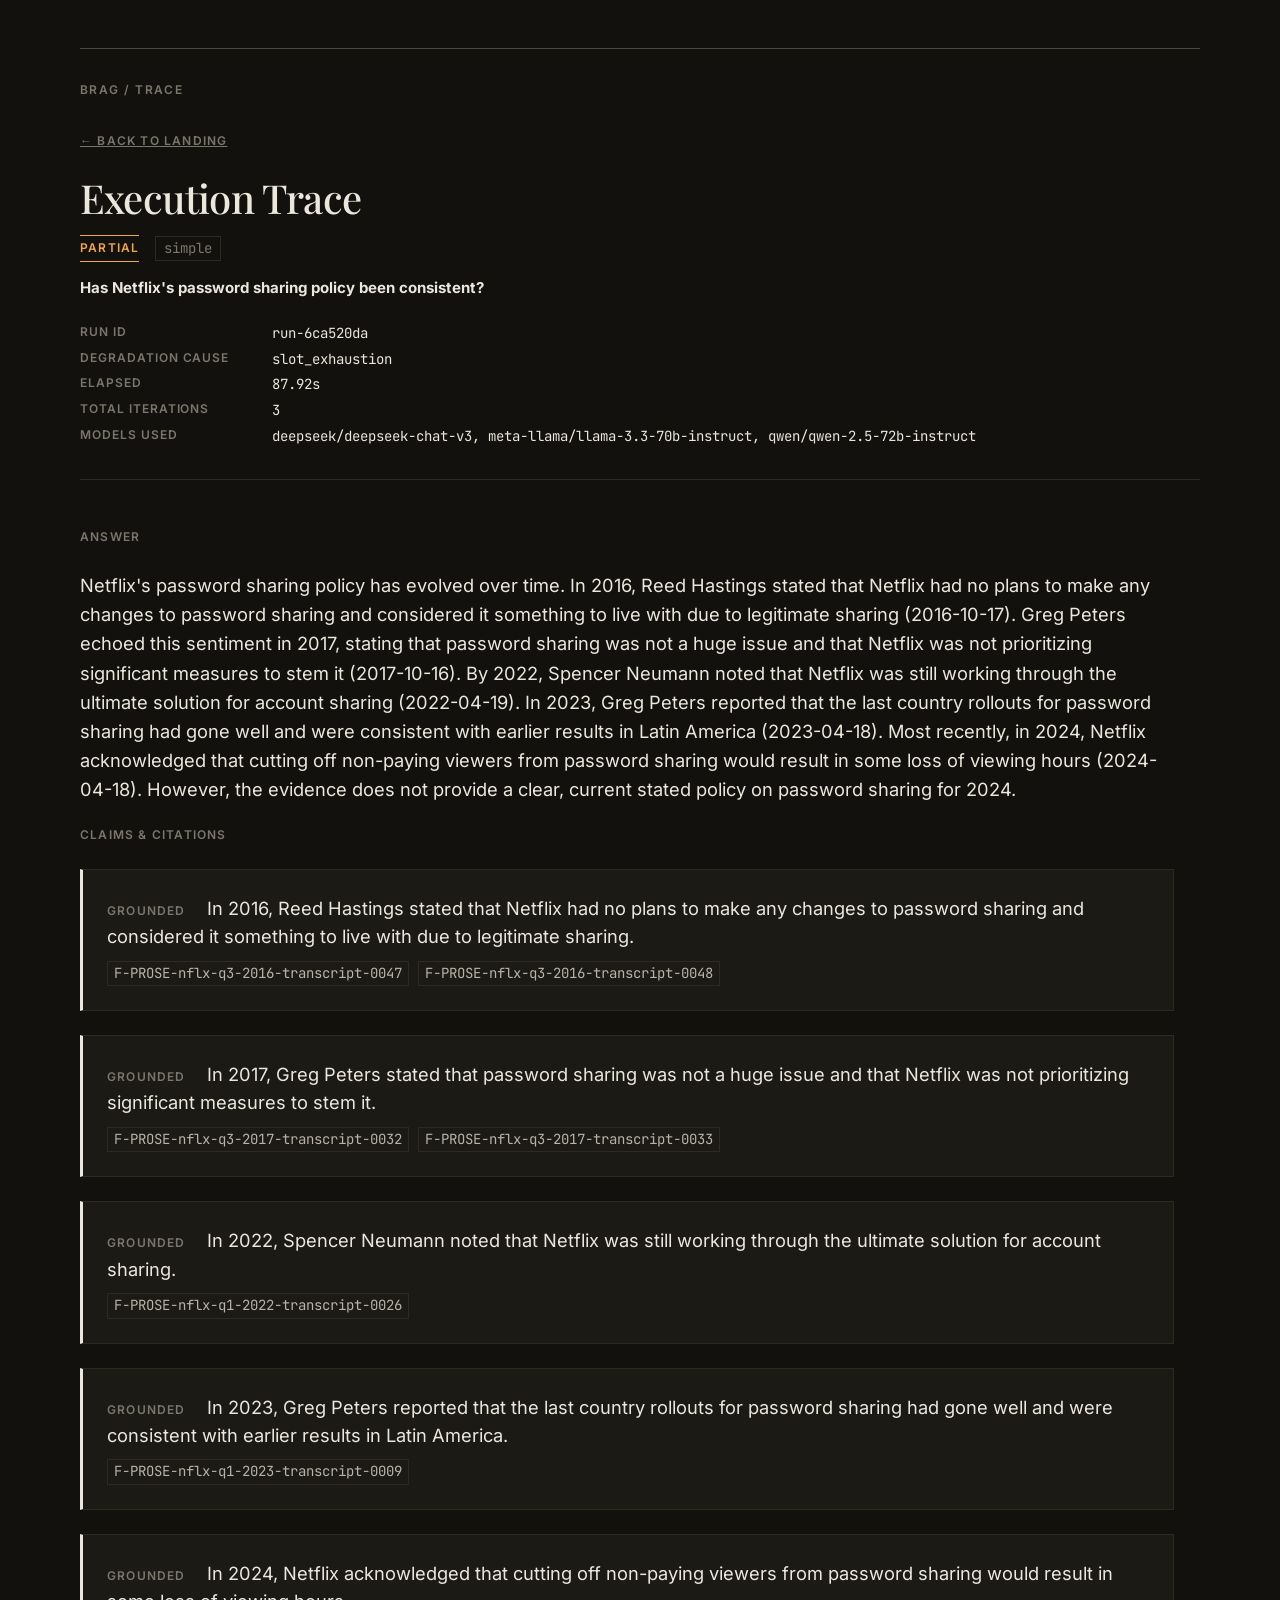
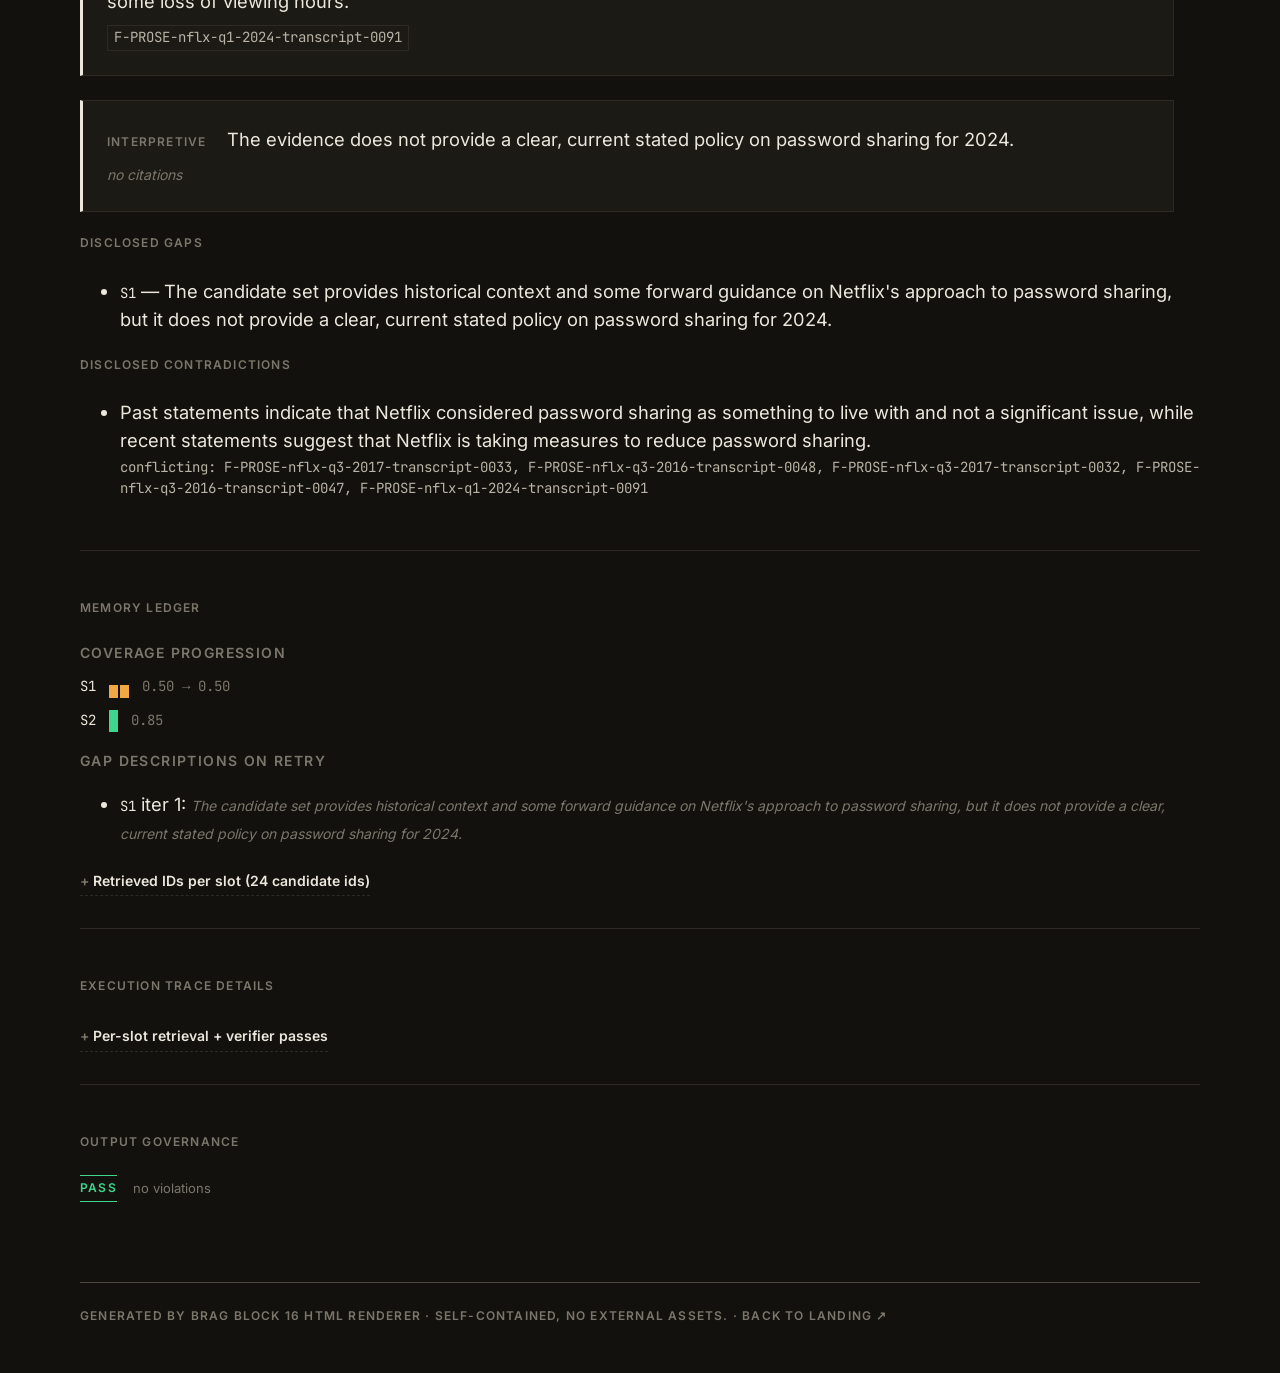
<file: docs/demo/D4.html>
<!DOCTYPE html>
<html lang="en">
<head>
  <meta charset="utf-8">
  <title>BRAG Trace — run-6ca520da</title>
  
  <!-- BRAG editorial restyle -->
  <link rel="stylesheet" href="../assets/css/tokens.css">
  <link rel="stylesheet" href="../assets/css/trace.css">
</head>
<body>
  <div class="container">
<a class="trace-back" href="../index.html">&larr; Back to landing</a>



    <section class="panel">
      <h1>Execution Trace</h1>
      <div class="row" style="margin-top: 6px;">
        <span class="badge amber">PARTIAL</span>
        <span class="pill">simple</span>
      </div>
      <p style="margin: 14px 0 0 0; font-size: 15px;">
        <strong>Has Netflix&#39;s password sharing policy been consistent?</strong>
      </p>
      <dl class="meta">
        <dt>Run ID</dt><dd>run-6ca520da</dd>
        <dt>Degradation cause</dt><dd>slot_exhaustion</dd>
        <dt>Elapsed</dt><dd>87.92s</dd>
        <dt>Total iterations</dt><dd>3</dd>
        <dt>Models used</dt><dd>deepseek/deepseek-chat-v3, meta-llama/llama-3.3-70b-instruct, qwen/qwen-2.5-72b-instruct</dd>
      </dl>
    </section>

    <section class="panel">
      <h2>Answer</h2>
        <div class="answer"><p>Netflix&#x27;s password sharing policy has evolved over time. In 2016, Reed Hastings stated that Netflix had no plans to make any changes to password sharing and considered it something to live with due to legitimate sharing (2016-10-17). Greg Peters echoed this sentiment in 2017, stating that password sharing was not a huge issue and that Netflix was not prioritizing significant measures to stem it (2017-10-16). By 2022, Spencer Neumann noted that Netflix was still working through the ultimate solution for account sharing (2022-04-19). In 2023, Greg Peters reported that the last country rollouts for password sharing had gone well and were consistent with earlier results in Latin America (2023-04-18). Most recently, in 2024, Netflix acknowledged that cutting off non-paying viewers from password sharing would result in some loss of viewing hours (2024-04-18). However, the evidence does not provide a clear, current stated policy on password sharing for 2024.</p></div>

        <h2 style="margin-top: 22px;">Claims &amp; Citations</h2>
        <div class="claim">
          <span class="type">grounded</span>
          In 2016, Reed Hastings stated that Netflix had no plans to make any changes to password sharing and considered it something to live with due to legitimate sharing.
          <div style="margin-top: 6px;">
            <a class="cite" href="#fact-F-PROSE-nflx-q3-2016-transcript-0047">F-PROSE-nflx-q3-2016-transcript-0047</a>
            <a class="cite" href="#fact-F-PROSE-nflx-q3-2016-transcript-0048">F-PROSE-nflx-q3-2016-transcript-0048</a>
          </div>
        </div>
        <div class="claim">
          <span class="type">grounded</span>
          In 2017, Greg Peters stated that password sharing was not a huge issue and that Netflix was not prioritizing significant measures to stem it.
          <div style="margin-top: 6px;">
            <a class="cite" href="#fact-F-PROSE-nflx-q3-2017-transcript-0032">F-PROSE-nflx-q3-2017-transcript-0032</a>
            <a class="cite" href="#fact-F-PROSE-nflx-q3-2017-transcript-0033">F-PROSE-nflx-q3-2017-transcript-0033</a>
          </div>
        </div>
        <div class="claim">
          <span class="type">grounded</span>
          In 2022, Spencer Neumann noted that Netflix was still working through the ultimate solution for account sharing.
          <div style="margin-top: 6px;">
            <a class="cite" href="#fact-F-PROSE-nflx-q1-2022-transcript-0026">F-PROSE-nflx-q1-2022-transcript-0026</a>
          </div>
        </div>
        <div class="claim">
          <span class="type">grounded</span>
          In 2023, Greg Peters reported that the last country rollouts for password sharing had gone well and were consistent with earlier results in Latin America.
          <div style="margin-top: 6px;">
            <a class="cite" href="#fact-F-PROSE-nflx-q1-2023-transcript-0009">F-PROSE-nflx-q1-2023-transcript-0009</a>
          </div>
        </div>
        <div class="claim">
          <span class="type">grounded</span>
          In 2024, Netflix acknowledged that cutting off non-paying viewers from password sharing would result in some loss of viewing hours.
          <div style="margin-top: 6px;">
            <a class="cite" href="#fact-F-PROSE-nflx-q1-2024-transcript-0091">F-PROSE-nflx-q1-2024-transcript-0091</a>
          </div>
        </div>
        <div class="claim">
          <span class="type">interpretive</span>
          The evidence does not provide a clear, current stated policy on password sharing for 2024.
          <div style="margin-top: 6px;">
            <span class="empty">no citations</span>
          </div>
        </div>

        <h2 style="margin-top: 22px;">Disclosed Gaps</h2>
        <ul>
          <li>
            <code>S1</code> — The candidate set provides historical context and some forward guidance on Netflix&#39;s approach to password sharing, but it does not provide a clear, current stated policy on password sharing for 2024.
          </li>
        </ul>

        <h2 style="margin-top: 22px;">Disclosed Contradictions</h2>
        <ul>
          <li>
            Past statements indicate that Netflix considered password sharing as something to live with and not a significant issue, while recent statements suggest that Netflix is taking measures to reduce password sharing.
            <div class="ids" style="margin-top: 2px;">
              conflicting: F-PROSE-nflx-q3-2017-transcript-0033, F-PROSE-nflx-q3-2016-transcript-0048, F-PROSE-nflx-q3-2017-transcript-0032, F-PROSE-nflx-q3-2016-transcript-0047, F-PROSE-nflx-q1-2024-transcript-0091
            </div>
          </li>
        </ul>
    </section>


    <section class="panel">
      <h2>Memory Ledger</h2>

      <h2 style="font-size: 14px; margin: 12px 0 6px 0; color: var(--text-dim);">Coverage progression</h2>
        <div style="margin-bottom: 6px;">
          <code>S1</code>
          <span class="sparkline">
            <span class="bar" style="height: 13px; background: var(--amber);" title="iter 1 — coverage 0.50"></span>
            <span class="bar" style="height: 13px; background: var(--amber);" title="iter 2 — coverage 0.50"></span>
          </span>
          <span class="mono" style="margin-left: 8px; color: var(--text-dim);">
            0.50 → 0.50
          </span>
        </div>
        <div style="margin-bottom: 6px;">
          <code>S2</code>
          <span class="sparkline">
            <span class="bar" style="height: 22px; background: var(--green);" title="iter 3 — coverage 0.85"></span>
          </span>
          <span class="mono" style="margin-left: 8px; color: var(--text-dim);">
            0.85
          </span>
        </div>

      <h2 style="font-size: 14px; margin: 18px 0 6px 0; color: var(--text-dim);">Gap descriptions on retry</h2>
      <ul>
        <li>
          <code>S1</code> iter 1:
          <span class="gap-text">The candidate set provides historical context and some forward guidance on Netflix&#39;s approach to password sharing, but it does not provide a clear, current stated policy on password sharing for 2024.</span>
        </li>
      </ul>


      <details style="margin-top: 14px;">
        <summary>Retrieved IDs per slot (24 candidate ids)</summary>
        <div style="margin-top: 8px;">
          <code>S1</code> (16)
          <div class="ids" style="margin-top: 2px;">F-PROSE-nflx-q3-2016-transcript-0048, F-PROSE-nflx-q3-2017-transcript-0032, F-PROSE-nflx-q3-2017-transcript-0033, F-PROSE-nflx-q3-2016-transcript-0047, F-PROSE-nflx-q1-2023-transcript-0011, nflx-q3-2016-transcript__prepared_remarks__chunk_11, nflx-q3-2016-transcript__prepared_remarks__chunk_10, nflx-q4-2022-transcript__qa__chunk_10, F-PROSE-nflx-10q-2020-q3-0250, F-PROSE-nflx-q1-2024-transcript-0091, F-PROSE-nflx-10q-2023-q1-0084, F-PROSE-nflx-q1-2023-transcript-0090, F-PROSE-nflx-10q-2023-q2-0067, F-PROSE-nflx-q1-2023-transcript-0009, F-PROSE-nflx-10q-2023-q3-0099, F-PROSE-nflx-q1-2022-transcript-0026</div>
        </div>
        <div style="margin-top: 8px;">
          <code>S2</code> (8)
          <div class="ids" style="margin-top: 2px;">F-PROSE-nflx-q3-2017-transcript-0033, F-PROSE-nflx-q3-2016-transcript-0048, F-PROSE-nflx-q3-2017-transcript-0032, F-PROSE-nflx-q3-2016-transcript-0047, F-PROSE-nflx-q1-2024-transcript-0091, F-PROSE-nflx-q1-2023-transcript-0090, nflx-q3-2016-transcript__prepared_remarks__chunk_11, nflx-q3-2016-transcript__prepared_remarks__chunk_10</div>
        </div>
      </details>
    </section>

    <section class="panel">
      <h2>Execution trace details</h2>
      <details>
        <summary>Per-slot retrieval + verifier passes</summary>
        <div style="margin-top: 14px;">
          <strong>S1</strong>
          <span class="pill">strategic_position</span>
          <span class="pill">both</span>
          <span class="pill red">terminal: exhausted</span>
          <ul style="margin-top: 6px;">
            <li>
              iter 1: retrieved=8,
              coverage=0.50,
              verdict=<span class="pill amber">gap</span>
              <div class="gap-text">gap: The candidate set provides historical context and some forward guidance on Netflix&#39;s approach to password sharing, but it does not provide a clear, current stated policy on password sharing for 2024.</div>
            </li>
            <li>
              iter 2: retrieved=8,
              coverage=0.50,
              verdict=<span class="pill amber">gap</span>
              <div class="gap-text">gap: The candidate set provides historical context and some forward guidance on Netflix&#39;s approach to password sharing, but it does not provide a clear, current stated policy on password sharing for 2024.</div>
            </li>
          </ul>
        </div>
        <div style="margin-top: 14px;">
          <strong>S2</strong>
          <span class="pill">contradiction_detection</span>
          <span class="pill">both</span>
          <span class="pill green">terminal: covered</span>
          <ul style="margin-top: 6px;">
            <li>
              iter 1: retrieved=8,
              coverage=0.85,
              verdict=<span class="pill green">covered</span>
            </li>
          </ul>
        </div>
      </details>
    </section>

    <section class="panel">
      <h2>Output Governance</h2>
        <div class="row">
          <span class="badge green">PASS</span>
          <span style="color: var(--text-dim); font-size: 13px;">no violations</span>
        </div>
    </section>

    <div class="footer">
      Generated by BRAG Block 16 HTML renderer · self-contained, no external assets.
    </div>
  </div>
</body>
</html>
</file>
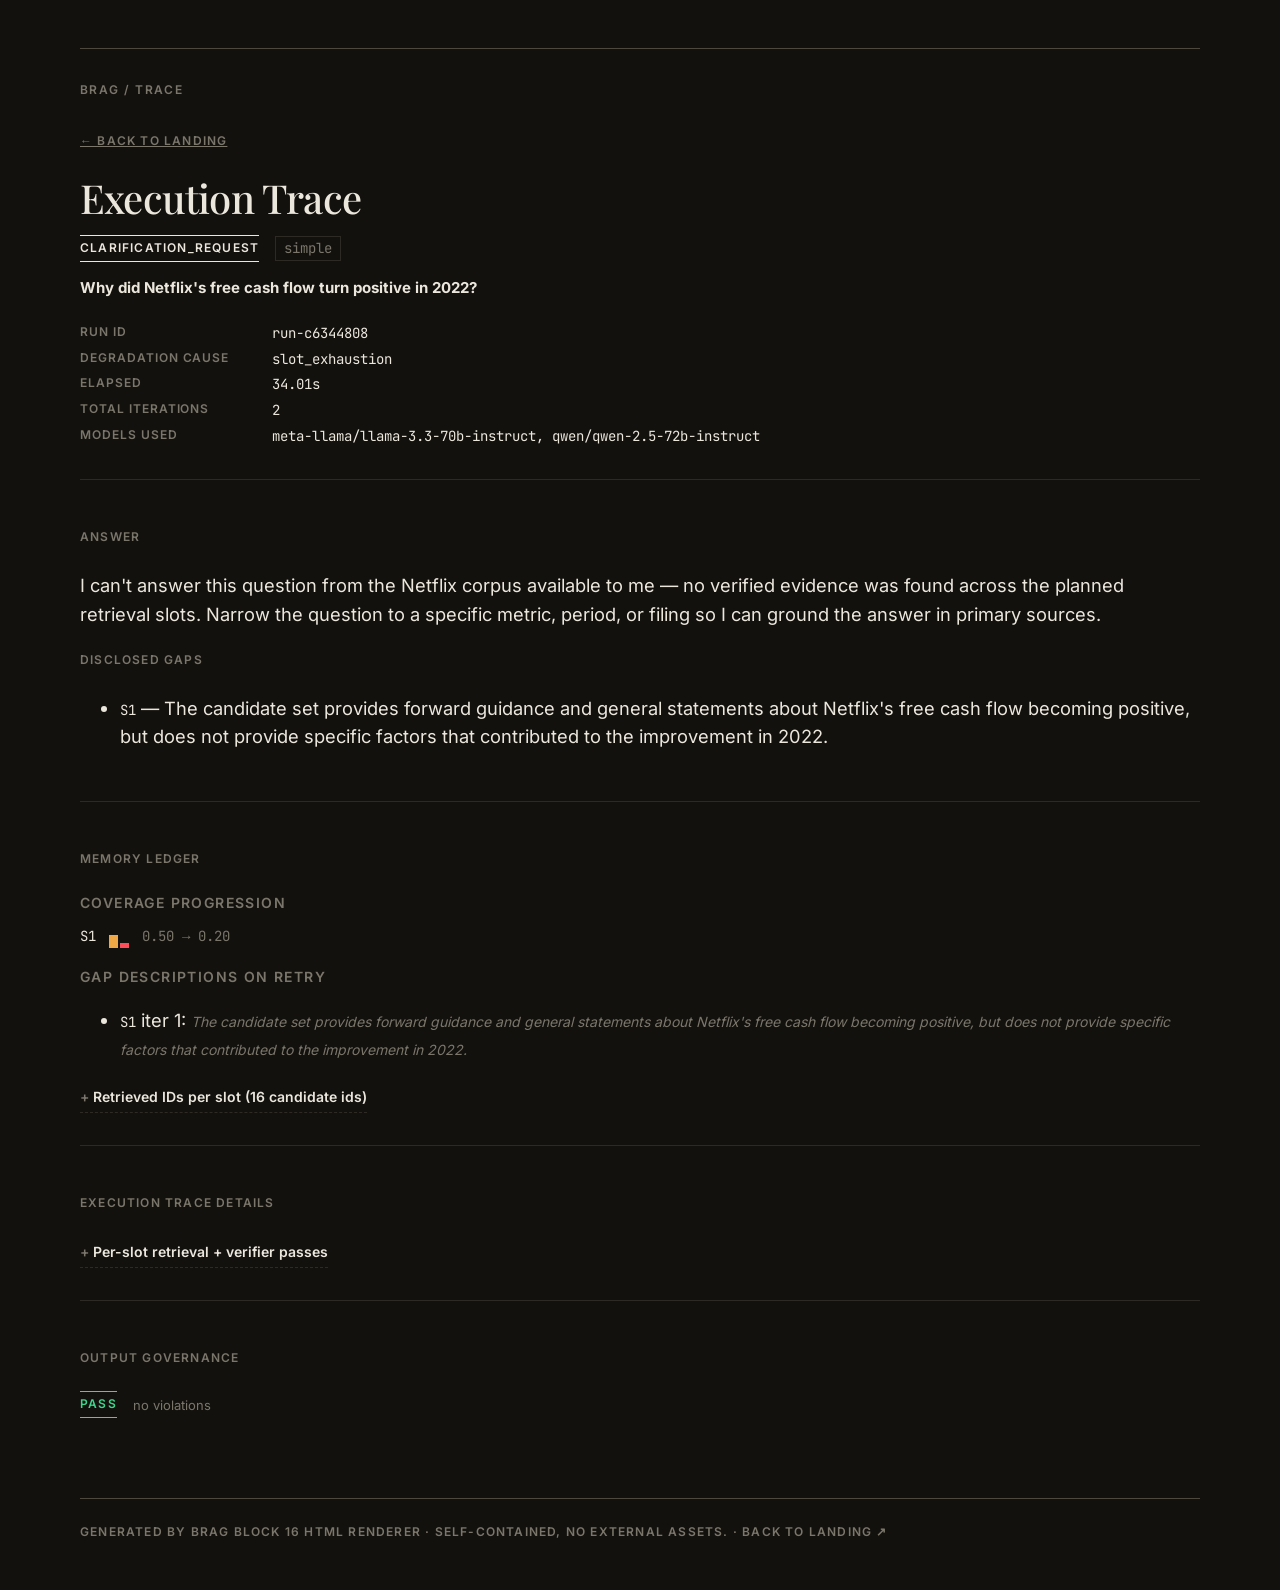
<file: docs/demo/D5.html>
<!DOCTYPE html>
<html lang="en">
<head>
  <meta charset="utf-8">
  <title>BRAG Trace — run-c6344808</title>
  
  <!-- BRAG editorial restyle -->
  <link rel="stylesheet" href="../assets/css/tokens.css">
  <link rel="stylesheet" href="../assets/css/trace.css">
</head>
<body>
  <div class="container">
<a class="trace-back" href="../index.html">&larr; Back to landing</a>



    <section class="panel">
      <h1>Execution Trace</h1>
      <div class="row" style="margin-top: 6px;">
        <span class="badge blue">CLARIFICATION_REQUEST</span>
        <span class="pill">simple</span>
      </div>
      <p style="margin: 14px 0 0 0; font-size: 15px;">
        <strong>Why did Netflix&#39;s free cash flow turn positive in 2022?</strong>
      </p>
      <dl class="meta">
        <dt>Run ID</dt><dd>run-c6344808</dd>
        <dt>Degradation cause</dt><dd>slot_exhaustion</dd>
        <dt>Elapsed</dt><dd>34.01s</dd>
        <dt>Total iterations</dt><dd>2</dd>
        <dt>Models used</dt><dd>meta-llama/llama-3.3-70b-instruct, qwen/qwen-2.5-72b-instruct</dd>
      </dl>
    </section>

    <section class="panel">
      <h2>Answer</h2>
        <div class="answer"><p>I can&#x27;t answer this question from the Netflix corpus available to me — no verified evidence was found across the planned retrieval slots. Narrow the question to a specific metric, period, or filing so I can ground the answer in primary sources.</p></div>


        <h2 style="margin-top: 22px;">Disclosed Gaps</h2>
        <ul>
          <li>
            <code>S1</code> — The candidate set provides forward guidance and general statements about Netflix&#39;s free cash flow becoming positive, but does not provide specific factors that contributed to the improvement in 2022.
          </li>
        </ul>

    </section>


    <section class="panel">
      <h2>Memory Ledger</h2>

      <h2 style="font-size: 14px; margin: 12px 0 6px 0; color: var(--text-dim);">Coverage progression</h2>
        <div style="margin-bottom: 6px;">
          <code>S1</code>
          <span class="sparkline">
            <span class="bar" style="height: 13px; background: var(--amber);" title="iter 1 — coverage 0.50"></span>
            <span class="bar" style="height: 5px; background: var(--red);" title="iter 2 — coverage 0.20"></span>
          </span>
          <span class="mono" style="margin-left: 8px; color: var(--text-dim);">
            0.50 → 0.20
          </span>
        </div>

      <h2 style="font-size: 14px; margin: 18px 0 6px 0; color: var(--text-dim);">Gap descriptions on retry</h2>
      <ul>
        <li>
          <code>S1</code> iter 1:
          <span class="gap-text">The candidate set provides forward guidance and general statements about Netflix&#39;s free cash flow becoming positive, but does not provide specific factors that contributed to the improvement in 2022.</span>
        </li>
      </ul>


      <details style="margin-top: 14px;">
        <summary>Retrieved IDs per slot (16 candidate ids)</summary>
        <div style="margin-top: 8px;">
          <code>S1</code> (16)
          <div class="ids" style="margin-top: 2px;">F-PROSE-nflx-q4-2021-transcript-0077, F-PROSE-nflx-q4-2021-letter-0058, F-PROSE-nflx-q4-2019-transcript-0042, F-PROSE-nflx-q1-2023-transcript-0101, F-PROSE-nflx-q4-2018-letter-0046, F-PROSE-nflx-q2-2023-transcript-0055, F-PROSE-nflx-q2-2022-transcript-0082, F-PROSE-nflx-q1-2022-transcript-0080, F-PROSE-nflx-q1-2023-transcript-0099, F-PROSE-nflx-q4-2019-letter-0040, F-PROSE-nflx-10q-2016-q2-0116, F-PROSE-nflx-10q-2020-q1-0053, F-PROSE-nflx-10q-2017-q1-0092, F-PROSE-nflx-10q-2020-q2-0184, F-PROSE-nflx-10q-2017-q2-0108, F-PROSE-nflx-10q-2020-q3-0054</div>
        </div>
      </details>
    </section>

    <section class="panel">
      <h2>Execution trace details</h2>
      <details>
        <summary>Per-slot retrieval + verifier passes</summary>
        <div style="margin-top: 14px;">
          <strong>S1</strong>
          <span class="pill">causal_explanation</span>
          <span class="pill">both</span>
          <span class="pill red">terminal: exhausted</span>
          <ul style="margin-top: 6px;">
            <li>
              iter 1: retrieved=8,
              coverage=0.50,
              verdict=<span class="pill amber">gap</span>
              <div class="gap-text">gap: The candidate set provides forward guidance and general statements about Netflix&#39;s free cash flow becoming positive, but does not provide specific factors that contributed to the improvement in 2022.</div>
            </li>
            <li>
              iter 2: retrieved=8,
              coverage=0.20,
              verdict=<span class="pill amber">gap</span>
              <div class="gap-text">gap: The candidate set provides forward guidance and general statements about Netflix&#39;s free cash flow becoming positive, but does not provide specific factors that contributed to the improvement in 2022.</div>
            </li>
          </ul>
        </div>
      </details>
    </section>

    <section class="panel">
      <h2>Output Governance</h2>
        <div class="row">
          <span class="badge green">PASS</span>
          <span style="color: var(--text-dim); font-size: 13px;">no violations</span>
        </div>
    </section>

    <div class="footer">
      Generated by BRAG Block 16 HTML renderer · self-contained, no external assets.
    </div>
  </div>
</body>
</html>
</file>
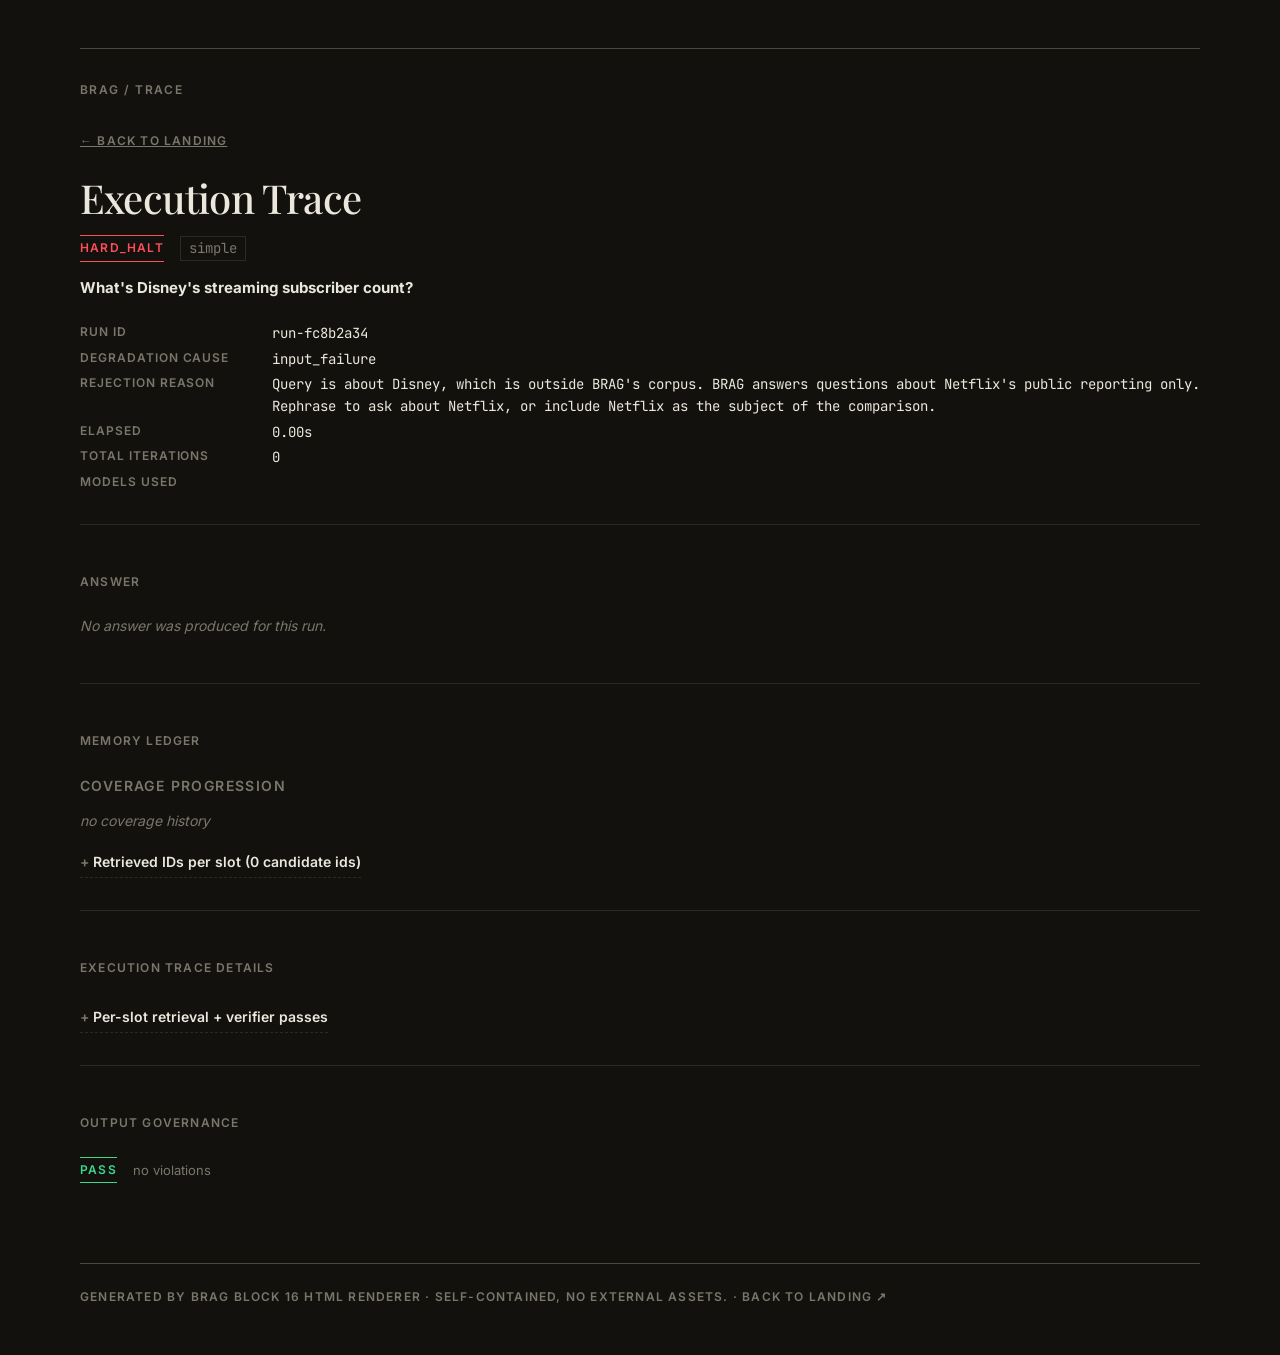
<file: docs/demo/D6.html>
<!DOCTYPE html>
<html lang="en">
<head>
  <meta charset="utf-8">
  <title>BRAG Trace — run-fc8b2a34</title>
  
  <!-- BRAG editorial restyle -->
  <link rel="stylesheet" href="../assets/css/tokens.css">
  <link rel="stylesheet" href="../assets/css/trace.css">
</head>
<body>
  <div class="container">
<a class="trace-back" href="../index.html">&larr; Back to landing</a>



    <section class="panel">
      <h1>Execution Trace</h1>
      <div class="row" style="margin-top: 6px;">
        <span class="badge red">HARD_HALT</span>
        <span class="pill">simple</span>
      </div>
      <p style="margin: 14px 0 0 0; font-size: 15px;">
        <strong>What&#39;s Disney&#39;s streaming subscriber count?</strong>
      </p>
      <dl class="meta">
        <dt>Run ID</dt><dd>run-fc8b2a34</dd>
        <dt>Degradation cause</dt><dd>input_failure</dd>
        <dt>Rejection reason</dt><dd>Query is about Disney, which is outside BRAG&#39;s corpus. BRAG answers questions about Netflix&#39;s public reporting only. Rephrase to ask about Netflix, or include Netflix as the subject of the comparison.</dd>
        <dt>Elapsed</dt><dd>0.00s</dd>
        <dt>Total iterations</dt><dd>0</dd>
        <dt>Models used</dt><dd></dd>
      </dl>
    </section>

    <section class="panel">
      <h2>Answer</h2>
        <p class="empty">No answer was produced for this run.</p>
    </section>


    <section class="panel">
      <h2>Memory Ledger</h2>

      <h2 style="font-size: 14px; margin: 12px 0 6px 0; color: var(--text-dim);">Coverage progression</h2>
        <p class="empty">no coverage history</p>



      <details style="margin-top: 14px;">
        <summary>Retrieved IDs per slot (0 candidate ids)</summary>
      </details>
    </section>

    <section class="panel">
      <h2>Execution trace details</h2>
      <details>
        <summary>Per-slot retrieval + verifier passes</summary>
        <p class="empty">No verifier-loop activity recorded.</p>
      </details>
    </section>

    <section class="panel">
      <h2>Output Governance</h2>
        <div class="row">
          <span class="badge green">PASS</span>
          <span style="color: var(--text-dim); font-size: 13px;">no violations</span>
        </div>
    </section>

    <div class="footer">
      Generated by BRAG Block 16 HTML renderer · self-contained, no external assets.
    </div>
  </div>
</body>
</html>
</file>
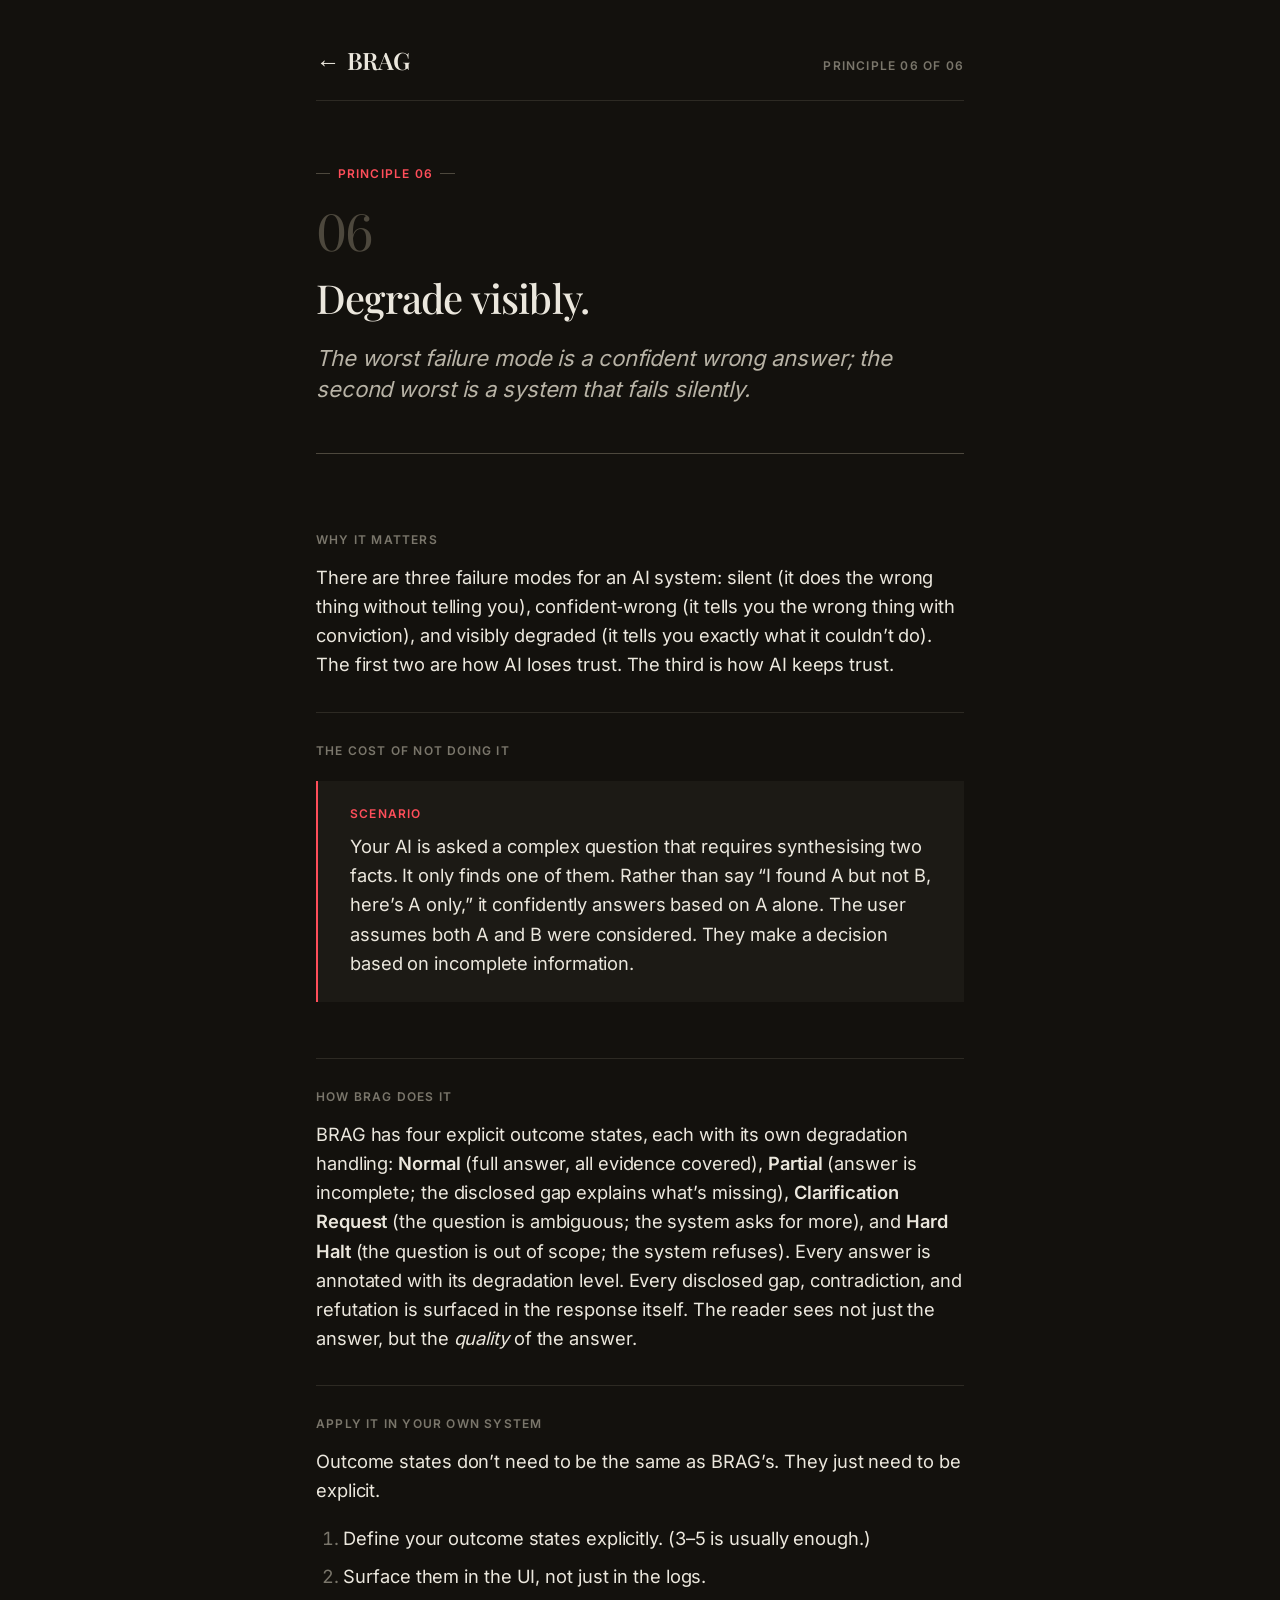
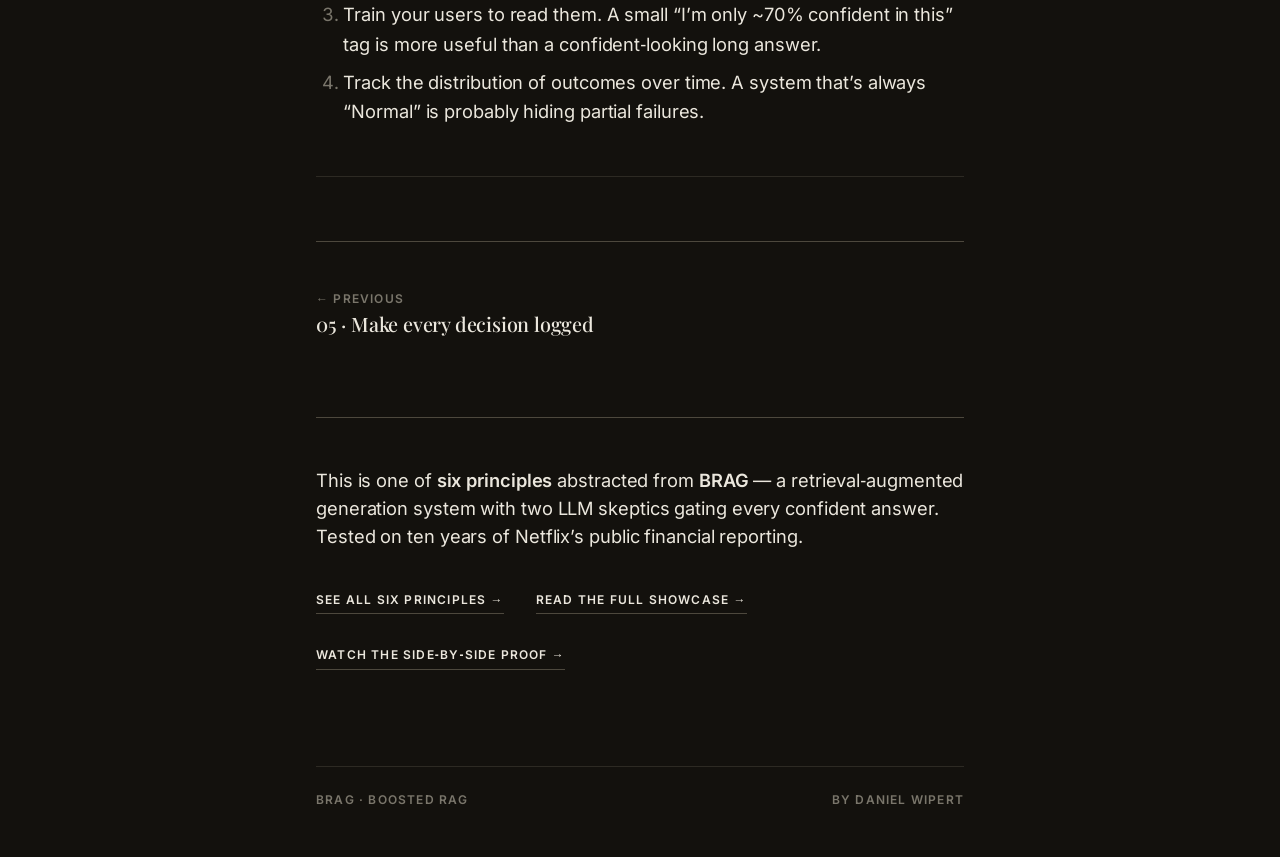
<file: docs/p/degrade-visibly.html>
<!DOCTYPE html>
<html lang="en">
<head>
<meta charset="utf-8">
<meta name="viewport" content="width=device-width, initial-scale=1">
<meta name="theme-color" content="#13110D">
<title>Degrade visibly — BRAG Principle 06 &middot; BRAG</title>
<meta name="description" content="Build explicit outcome states and surface them in the response. Here's how visible degradation keeps trust where silent failure loses it.">
<meta property="og:title" content="Degrade visibly &mdash; BRAG Principle 06">
<meta property="og:description" content="Build explicit outcome states and surface them in the response. Here's how visible degradation keeps trust where silent failure loses it.">
<meta property="og:type" content="article">
<link rel="preload" href="../assets/fonts/playfair-display-var-latin.woff2" as="font" type="font/woff2" crossorigin>
<link rel="preload" href="../assets/fonts/inter-var-latin.woff2" as="font" type="font/woff2" crossorigin>
<link rel="preload" href="../assets/fonts/jetbrains-mono-var-latin.woff2" as="font" type="font/woff2" crossorigin>
<link rel="stylesheet" href="../assets/css/tokens.css">
<link rel="stylesheet" href="../assets/css/mini.css">
</head>
<body>

<main class="mini">

  <div class="mini-masthead">
    <a class="mini-back" href="../"><span class="arrow">&larr;</span>BRAG</a>
    <span class="mini-chrome">Principle 06 of 06</span>
  </div>

  <header class="mini-hero">
    <span class="eyebrow">Principle 06</span>
    <div class="number">06</div>
    <h1>Degrade visibly.</h1>
    <p class="lede">The worst failure mode is a confident wrong answer; the second worst is a system that fails silently.</p>
  </header>

  <section class="mini-section">
    <h2>Why it matters</h2>
    <p>There are three failure modes for an AI system: silent (it does the wrong thing
    without telling you), confident&#8209;wrong (it tells you the wrong thing with conviction),
    and visibly degraded (it tells you exactly what it couldn&rsquo;t do). The first two are
    how AI loses trust. The third is how AI keeps trust.</p>
  </section>

  <section class="mini-section">
    <h2>The cost of not doing it</h2>
    <div class="mini-callout">
      <span class="label">Scenario</span>
      <p>Your AI is asked a complex question that requires synthesising two facts. It only
    finds one of them. Rather than say &ldquo;I found A but not B, here&rsquo;s A only,&rdquo; it
    confidently answers based on A alone. The user assumes both A and B were considered.
    They make a decision based on incomplete information.</p>
    </div>
  </section>

  <section class="mini-section">
    <h2>How BRAG does it</h2>
    <p>BRAG has four explicit outcome states, each with its own degradation handling:
    <strong>Normal</strong> (full answer, all evidence covered),
    <strong>Partial</strong> (answer is incomplete; the disclosed gap explains what&rsquo;s
    missing), <strong>Clarification Request</strong> (the question is ambiguous; the system
    asks for more), and <strong>Hard Halt</strong> (the question is out of scope; the
    system refuses). Every answer is annotated with its degradation level. Every disclosed
    gap, contradiction, and refutation is surfaced in the response itself. The reader sees
    not just the answer, but the <em>quality</em> of the answer.</p>
  </section>

  <section class="mini-section">
    <h2>Apply it in your own system</h2>
    <p>Outcome states don&rsquo;t need to be the same as BRAG&rsquo;s. They just need to be explicit.</p>
    <ol>
      <li>Define your outcome states explicitly. (3&ndash;5 is usually enough.)</li>
  <li>Surface them in the UI, not just in the logs.</li>
  <li>Train your users to read them. A small &ldquo;I&rsquo;m only ~70% confident in this&rdquo; tag is more useful than a confident&#8209;looking long answer.</li>
  <li>Track the distribution of outcomes over time. A system that&rsquo;s always &ldquo;Normal&rdquo; is probably hiding partial failures.</li>
    </ol>
  </section>

  <nav class="mini-nav" aria-label="Other principles">
    <a href="logged-decisions.html"><span class="label">&larr; Previous</span><span class="title">05 &middot; Make every decision logged</span></a>
    <span class="placeholder"></span>
  </nav>

  <section class="mini-cta">
    <p>This is one of <strong>six principles</strong> abstracted from <strong>BRAG</strong>
    &mdash; a retrieval&#8209;augmented generation system with two LLM skeptics gating every
    confident answer. Tested on ten years of Netflix&rsquo;s public financial reporting.</p>
    <div class="mini-cta-actions">
      <a href="../#builders">See all six principles &rarr;</a>
      <a href="../">Read the full showcase &rarr;</a>
      <a href="../#proof">Watch the side&#8209;by&#8209;side proof &rarr;</a>
    </div>
  </section>

  <div class="mini-footer">
    <span>BRAG &middot; Boosted RAG</span>
    <span>by Daniel Wipert</span>
  </div>

</main>

</body>
</html>
</file>
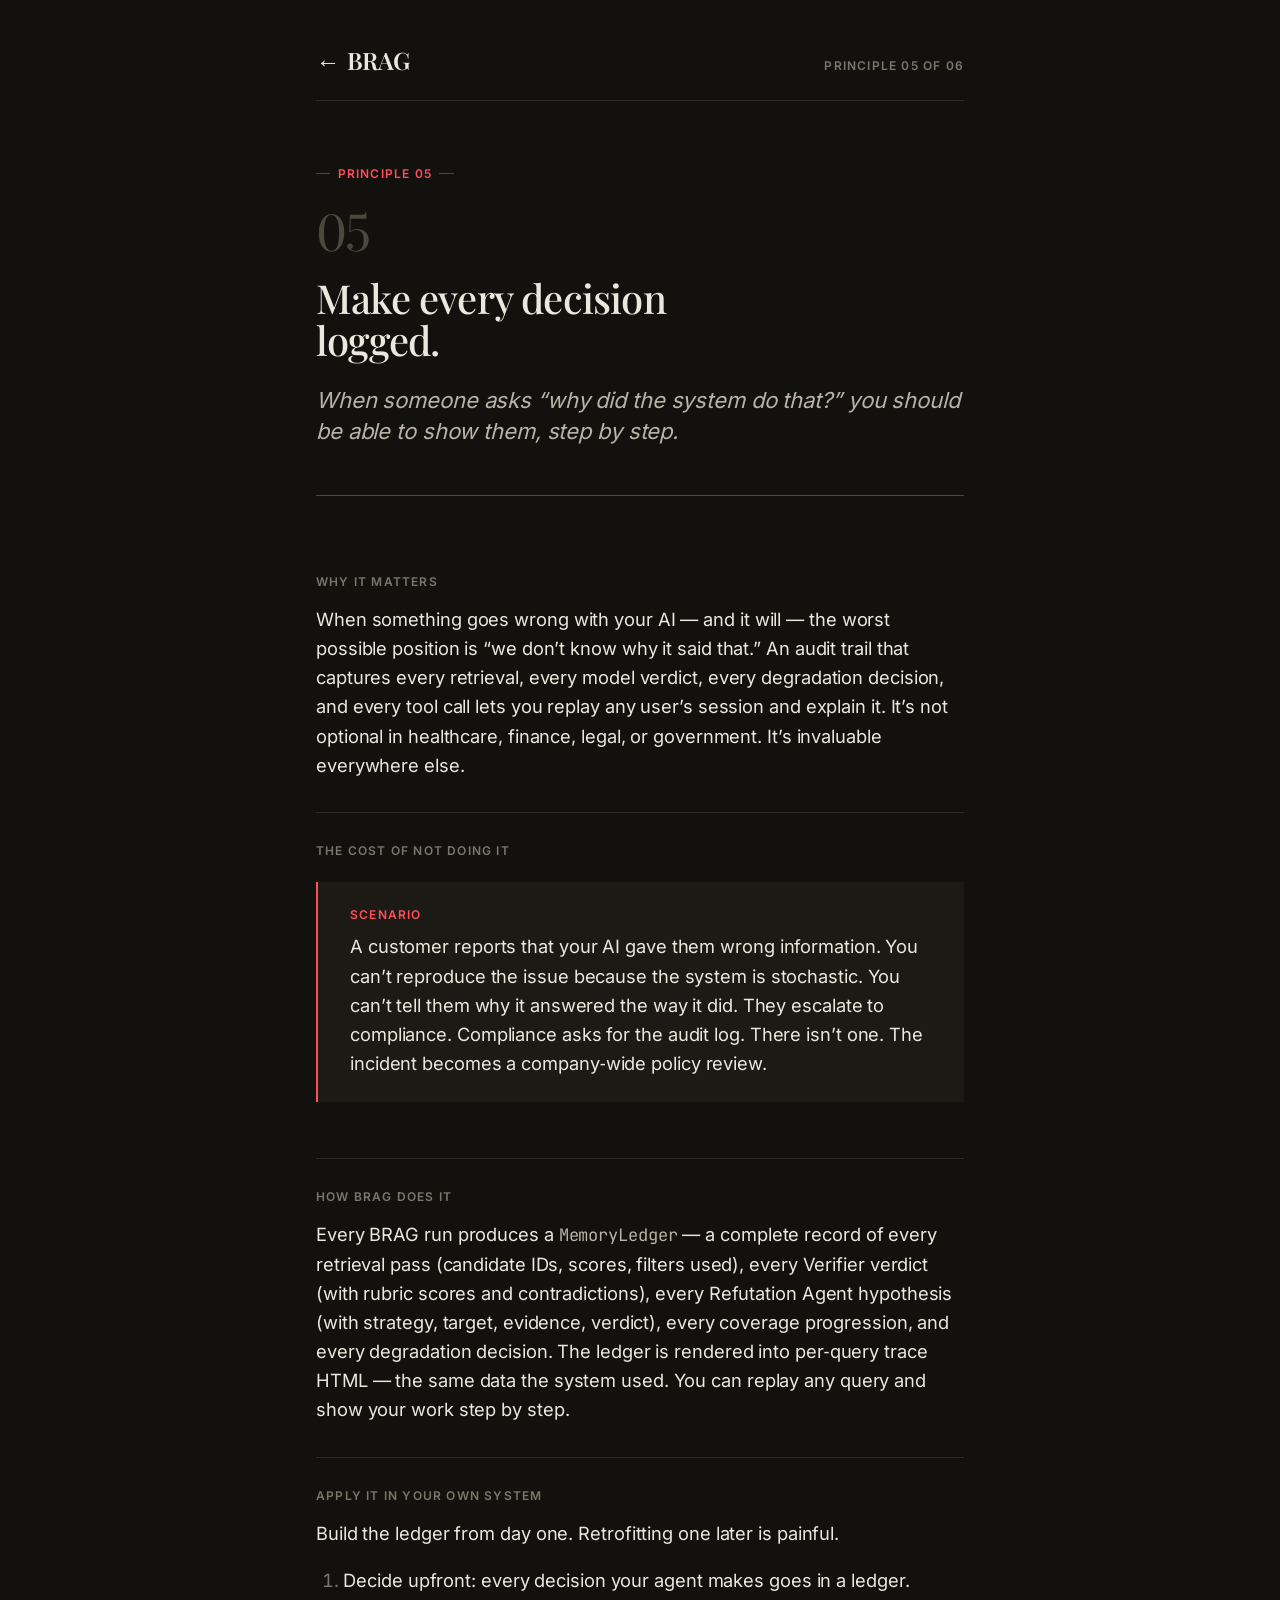
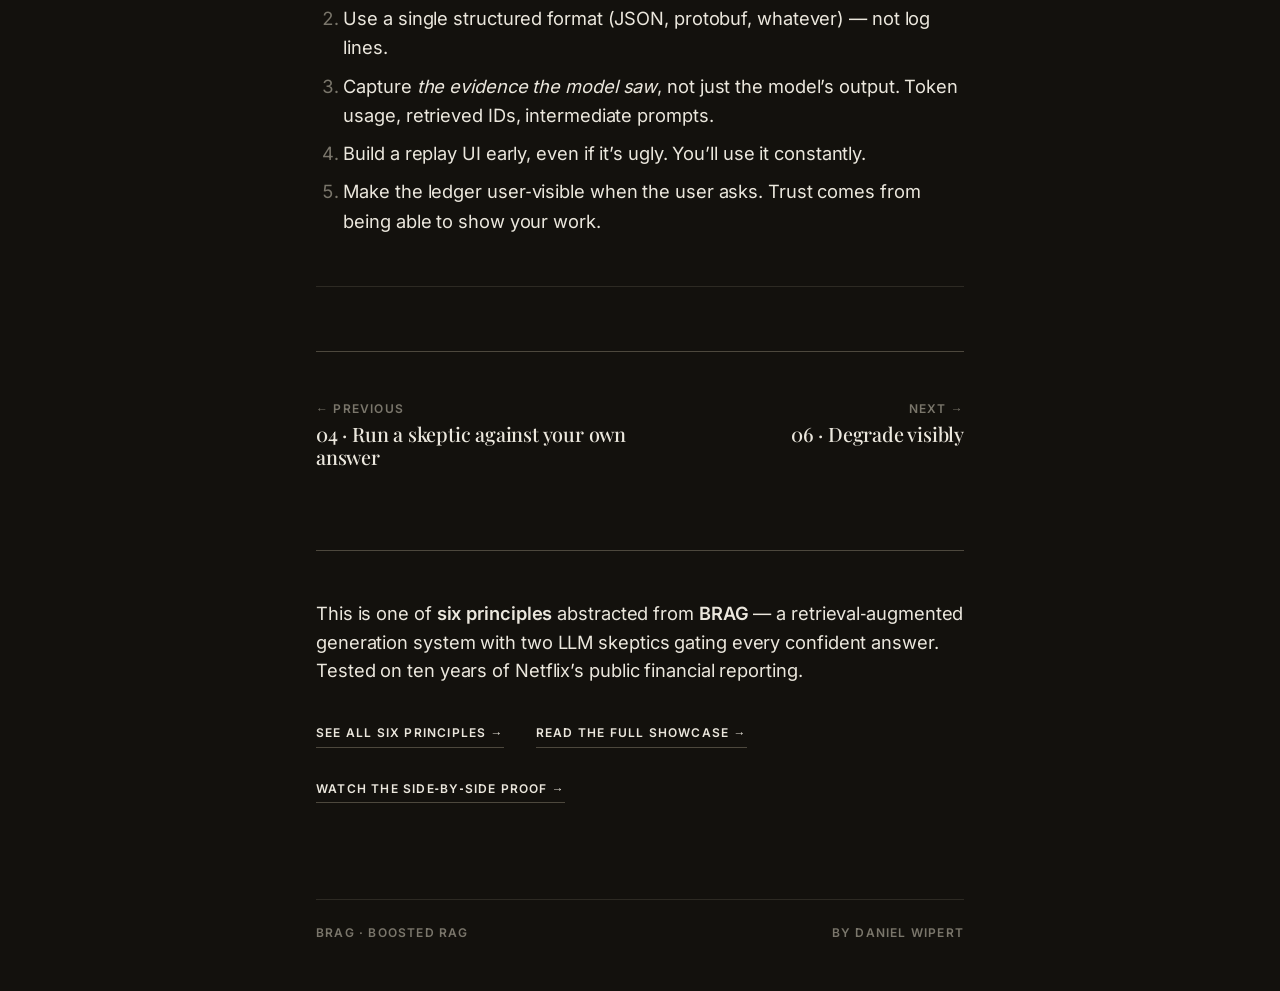
<file: docs/p/logged-decisions.html>
<!DOCTYPE html>
<html lang="en">
<head>
<meta charset="utf-8">
<meta name="viewport" content="width=device-width, initial-scale=1">
<meta name="theme-color" content="#13110D">
<title>Make every decision logged — BRAG Principle 05 &middot; BRAG</title>
<meta name="description" content="When something goes wrong with your AI, the worst position is 'we don't know why it said that.' Here's why an audit trail is non-negotiable.">
<meta property="og:title" content="Make every decision logged &mdash; BRAG Principle 05">
<meta property="og:description" content="When something goes wrong with your AI, the worst position is 'we don't know why it said that.' Here's why an audit trail is non-negotiable.">
<meta property="og:type" content="article">
<link rel="preload" href="../assets/fonts/playfair-display-var-latin.woff2" as="font" type="font/woff2" crossorigin>
<link rel="preload" href="../assets/fonts/inter-var-latin.woff2" as="font" type="font/woff2" crossorigin>
<link rel="preload" href="../assets/fonts/jetbrains-mono-var-latin.woff2" as="font" type="font/woff2" crossorigin>
<link rel="stylesheet" href="../assets/css/tokens.css">
<link rel="stylesheet" href="../assets/css/mini.css">
</head>
<body>

<main class="mini">

  <div class="mini-masthead">
    <a class="mini-back" href="../"><span class="arrow">&larr;</span>BRAG</a>
    <span class="mini-chrome">Principle 05 of 06</span>
  </div>

  <header class="mini-hero">
    <span class="eyebrow">Principle 05</span>
    <div class="number">05</div>
    <h1>Make every decision logged.</h1>
    <p class="lede">When someone asks &ldquo;why did the system do that?&rdquo; you should be able to show them, step by step.</p>
  </header>

  <section class="mini-section">
    <h2>Why it matters</h2>
    <p>When something goes wrong with your AI &mdash; and it will &mdash; the worst possible
    position is &ldquo;we don&rsquo;t know why it said that.&rdquo; An audit trail that captures every
    retrieval, every model verdict, every degradation decision, and every tool call lets
    you replay any user&rsquo;s session and explain it. It&rsquo;s not optional in healthcare,
    finance, legal, or government. It&rsquo;s invaluable everywhere else.</p>
  </section>

  <section class="mini-section">
    <h2>The cost of not doing it</h2>
    <div class="mini-callout">
      <span class="label">Scenario</span>
      <p>A customer reports that your AI gave them wrong information. You can&rsquo;t reproduce
    the issue because the system is stochastic. You can&rsquo;t tell them why it answered the
    way it did. They escalate to compliance. Compliance asks for the audit log. There
    isn&rsquo;t one. The incident becomes a company&#8209;wide policy review.</p>
    </div>
  </section>

  <section class="mini-section">
    <h2>How BRAG does it</h2>
    <p>Every BRAG run produces a <span class="mono">MemoryLedger</span> &mdash; a complete
    record of every retrieval pass (candidate IDs, scores, filters used), every Verifier
    verdict (with rubric scores and contradictions), every Refutation Agent hypothesis
    (with strategy, target, evidence, verdict), every coverage progression, and every
    degradation decision. The ledger is rendered into per&#8209;query trace HTML &mdash; the same
    data the system used. You can replay any query and show your work step by step.</p>
  </section>

  <section class="mini-section">
    <h2>Apply it in your own system</h2>
    <p>Build the ledger from day one. Retrofitting one later is painful.</p>
    <ol>
      <li>Decide upfront: every decision your agent makes goes in a ledger.</li>
  <li>Use a single structured format (JSON, protobuf, whatever) &mdash; not log lines.</li>
  <li>Capture <em>the evidence the model saw</em>, not just the model&rsquo;s output. Token usage, retrieved IDs, intermediate prompts.</li>
  <li>Build a replay UI early, even if it&rsquo;s ugly. You&rsquo;ll use it constantly.</li>
  <li>Make the ledger user&#8209;visible when the user asks. Trust comes from being able to show your work.</li>
    </ol>
  </section>

  <nav class="mini-nav" aria-label="Other principles">
    <a href="run-a-skeptic.html"><span class="label">&larr; Previous</span><span class="title">04 &middot; Run a skeptic against your own answer</span></a>
    <a href="degrade-visibly.html" class="next"><span class="label">Next &rarr;</span><span class="title">06 &middot; Degrade visibly</span></a>
  </nav>

  <section class="mini-cta">
    <p>This is one of <strong>six principles</strong> abstracted from <strong>BRAG</strong>
    &mdash; a retrieval&#8209;augmented generation system with two LLM skeptics gating every
    confident answer. Tested on ten years of Netflix&rsquo;s public financial reporting.</p>
    <div class="mini-cta-actions">
      <a href="../#builders">See all six principles &rarr;</a>
      <a href="../">Read the full showcase &rarr;</a>
      <a href="../#proof">Watch the side&#8209;by&#8209;side proof &rarr;</a>
    </div>
  </section>

  <div class="mini-footer">
    <span>BRAG &middot; Boosted RAG</span>
    <span>by Daniel Wipert</span>
  </div>

</main>

</body>
</html>
</file>
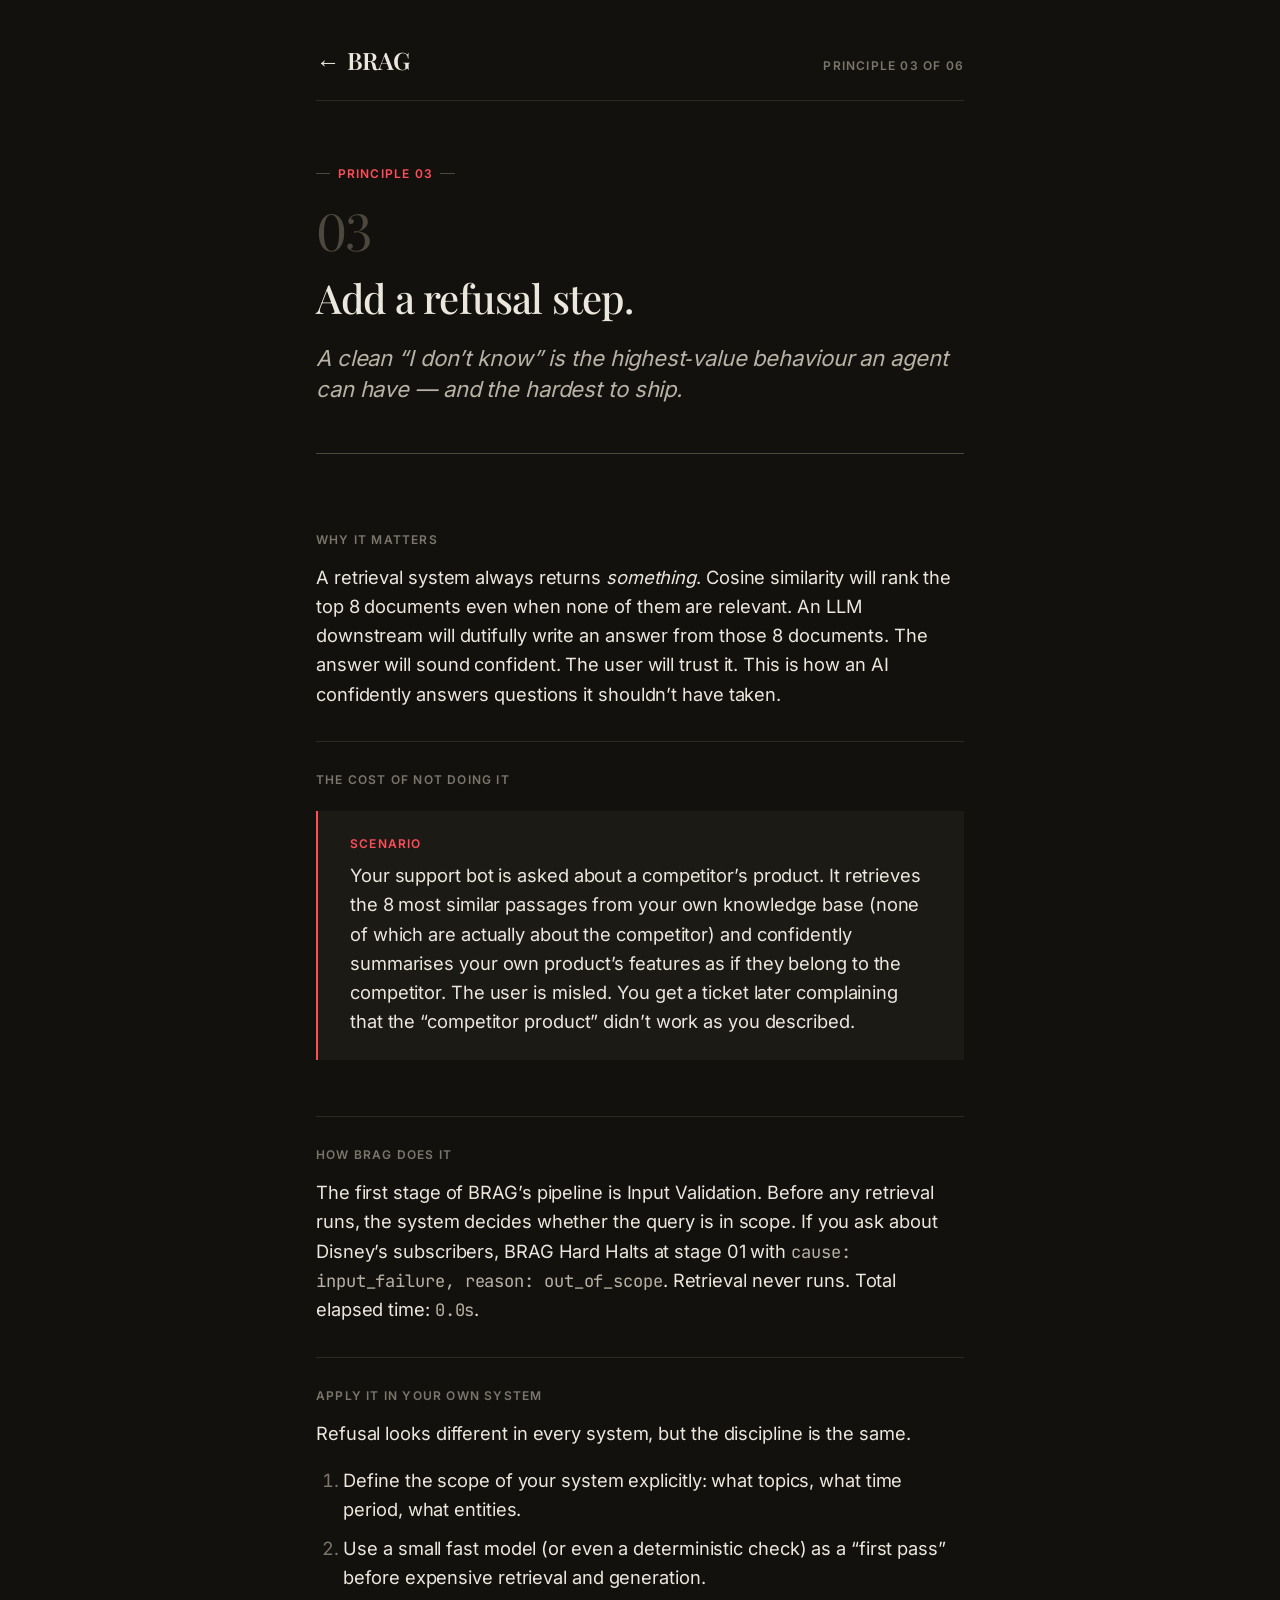
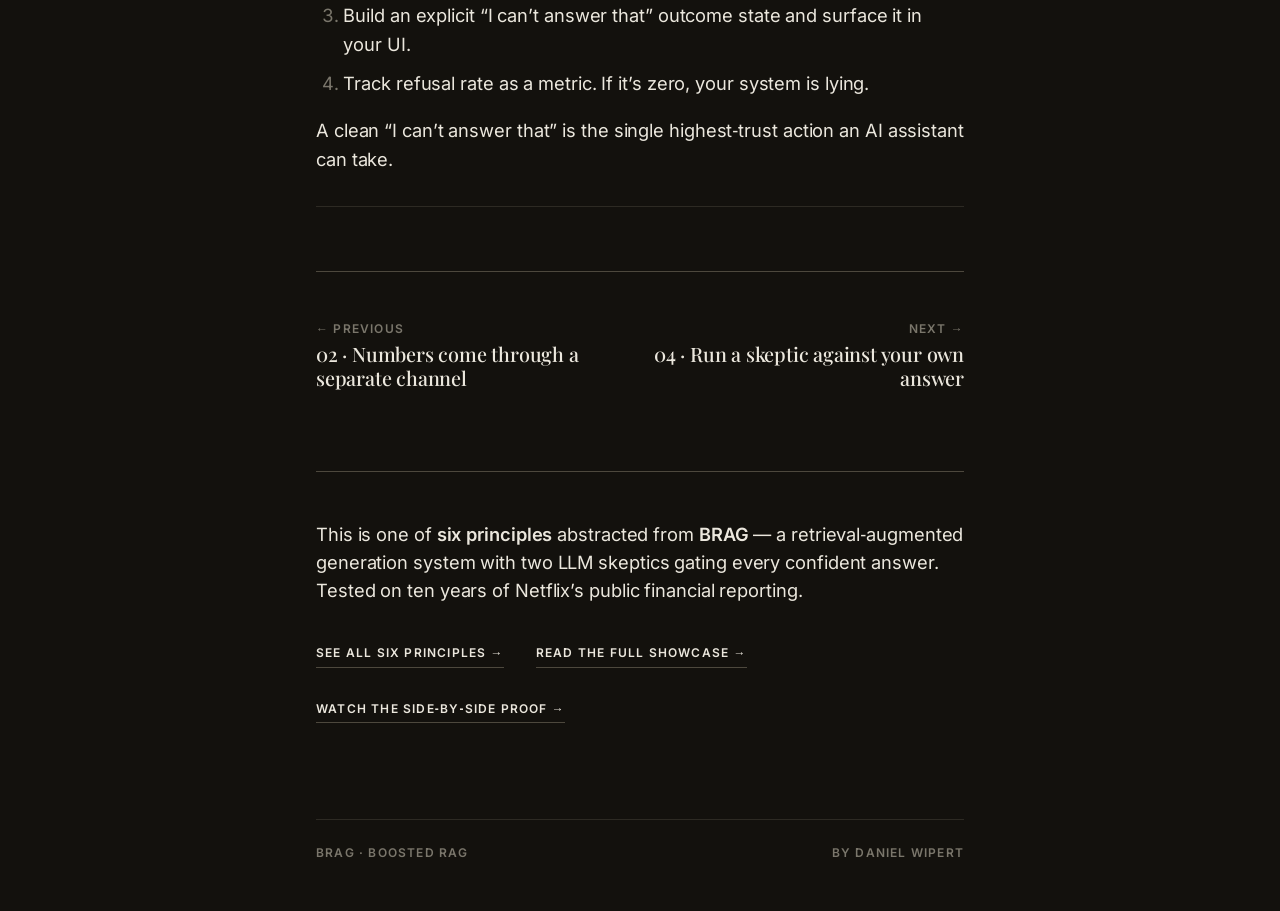
<file: docs/p/refusal-step.html>
<!DOCTYPE html>
<html lang="en">
<head>
<meta charset="utf-8">
<meta name="viewport" content="width=device-width, initial-scale=1">
<meta name="theme-color" content="#13110D">
<title>Add a refusal step — BRAG Principle 03 &middot; BRAG</title>
<meta name="description" content="A retrieval system always returns something. Here's why a refusal step is one of BRAG's six rules for trustworthy agentic AI.">
<meta property="og:title" content="Add a refusal step &mdash; BRAG Principle 03">
<meta property="og:description" content="A retrieval system always returns something. Here's why a refusal step is one of BRAG's six rules for trustworthy agentic AI.">
<meta property="og:type" content="article">
<link rel="preload" href="../assets/fonts/playfair-display-var-latin.woff2" as="font" type="font/woff2" crossorigin>
<link rel="preload" href="../assets/fonts/inter-var-latin.woff2" as="font" type="font/woff2" crossorigin>
<link rel="preload" href="../assets/fonts/jetbrains-mono-var-latin.woff2" as="font" type="font/woff2" crossorigin>
<link rel="stylesheet" href="../assets/css/tokens.css">
<link rel="stylesheet" href="../assets/css/mini.css">
</head>
<body>

<main class="mini">

  <div class="mini-masthead">
    <a class="mini-back" href="../"><span class="arrow">&larr;</span>BRAG</a>
    <span class="mini-chrome">Principle 03 of 06</span>
  </div>

  <header class="mini-hero">
    <span class="eyebrow">Principle 03</span>
    <div class="number">03</div>
    <h1>Add a refusal step.</h1>
    <p class="lede">A clean &ldquo;I don&rsquo;t know&rdquo; is the highest&#8209;value behaviour an agent can have &mdash; and the hardest to ship.</p>
  </header>

  <section class="mini-section">
    <h2>Why it matters</h2>
    <p>A retrieval system always returns <em>something</em>. Cosine similarity will rank
    the top 8 documents even when none of them are relevant. An LLM downstream will
    dutifully write an answer from those 8 documents. The answer will sound confident.
    The user will trust it. This is how an AI confidently answers questions it shouldn&rsquo;t
    have taken.</p>
  </section>

  <section class="mini-section">
    <h2>The cost of not doing it</h2>
    <div class="mini-callout">
      <span class="label">Scenario</span>
      <p>Your support bot is asked about a competitor&rsquo;s product. It retrieves the 8 most
    similar passages from your own knowledge base (none of which are actually about the
    competitor) and confidently summarises your own product&rsquo;s features as if they belong
    to the competitor. The user is misled. You get a ticket later complaining that the
    &ldquo;competitor product&rdquo; didn&rsquo;t work as you described.</p>
    </div>
  </section>

  <section class="mini-section">
    <h2>How BRAG does it</h2>
    <p>The first stage of BRAG&rsquo;s pipeline is Input Validation. Before any retrieval runs,
    the system decides whether the query is in scope. If you ask about Disney&rsquo;s
    subscribers, BRAG Hard Halts at stage 01 with
    <span class="mono">cause: input_failure, reason: out_of_scope</span>. Retrieval never
    runs. Total elapsed time: <span class="mono">0.0s</span>.</p>
  </section>

  <section class="mini-section">
    <h2>Apply it in your own system</h2>
    <p>Refusal looks different in every system, but the discipline is the same.</p>
    <ol>
      <li>Define the scope of your system explicitly: what topics, what time period, what entities.</li>
  <li>Use a small fast model (or even a deterministic check) as a &ldquo;first pass&rdquo; before expensive retrieval and generation.</li>
  <li>Build an explicit &ldquo;I can&rsquo;t answer that&rdquo; outcome state and surface it in your UI.</li>
  <li>Track refusal rate as a metric. If it&rsquo;s zero, your system is lying.</li>
    </ol>
<p>A clean &ldquo;I can&rsquo;t answer that&rdquo; is the single highest&#8209;trust action an AI assistant can take.</p>
  </section>

  <nav class="mini-nav" aria-label="Other principles">
    <a href="separate-channel.html"><span class="label">&larr; Previous</span><span class="title">02 &middot; Numbers come through a separate channel</span></a>
    <a href="run-a-skeptic.html" class="next"><span class="label">Next &rarr;</span><span class="title">04 &middot; Run a skeptic against your own answer</span></a>
  </nav>

  <section class="mini-cta">
    <p>This is one of <strong>six principles</strong> abstracted from <strong>BRAG</strong>
    &mdash; a retrieval&#8209;augmented generation system with two LLM skeptics gating every
    confident answer. Tested on ten years of Netflix&rsquo;s public financial reporting.</p>
    <div class="mini-cta-actions">
      <a href="../#builders">See all six principles &rarr;</a>
      <a href="../">Read the full showcase &rarr;</a>
      <a href="../#proof">Watch the side&#8209;by&#8209;side proof &rarr;</a>
    </div>
  </section>

  <div class="mini-footer">
    <span>BRAG &middot; Boosted RAG</span>
    <span>by Daniel Wipert</span>
  </div>

</main>

</body>
</html>
</file>
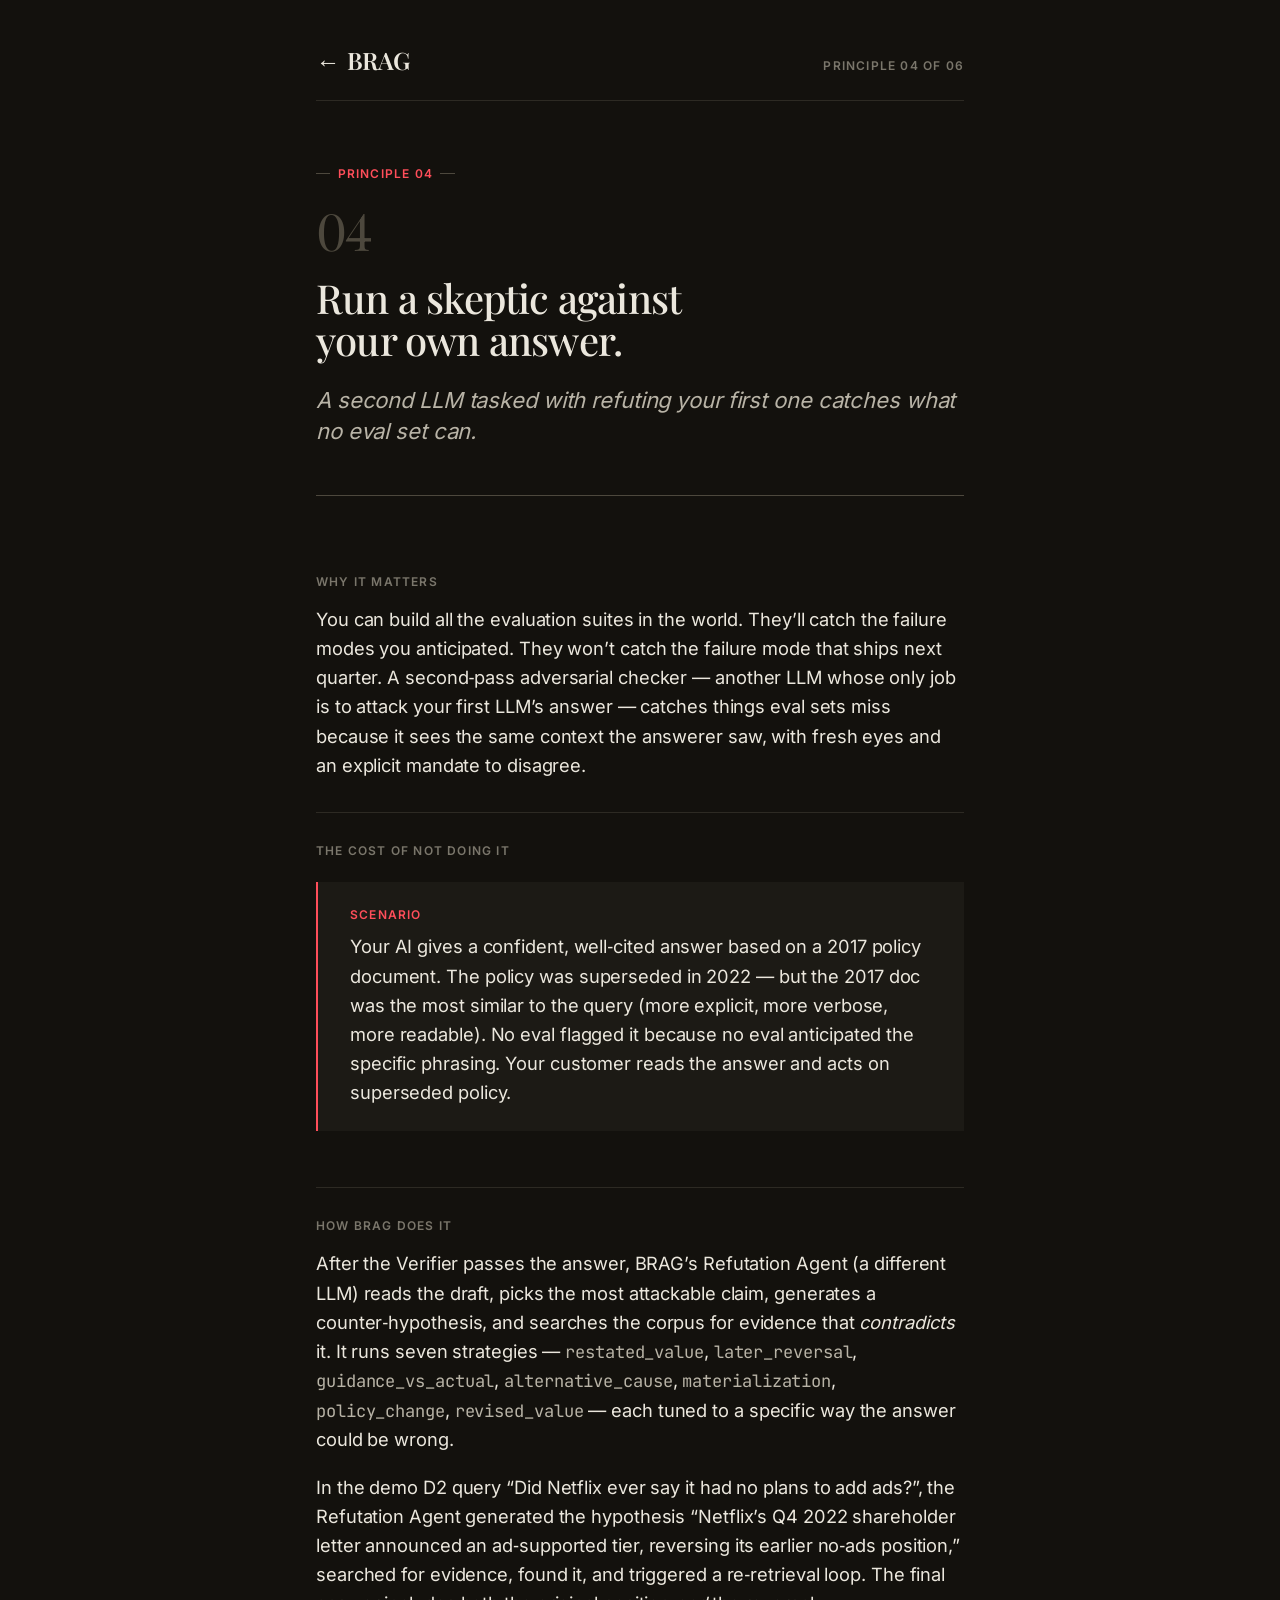
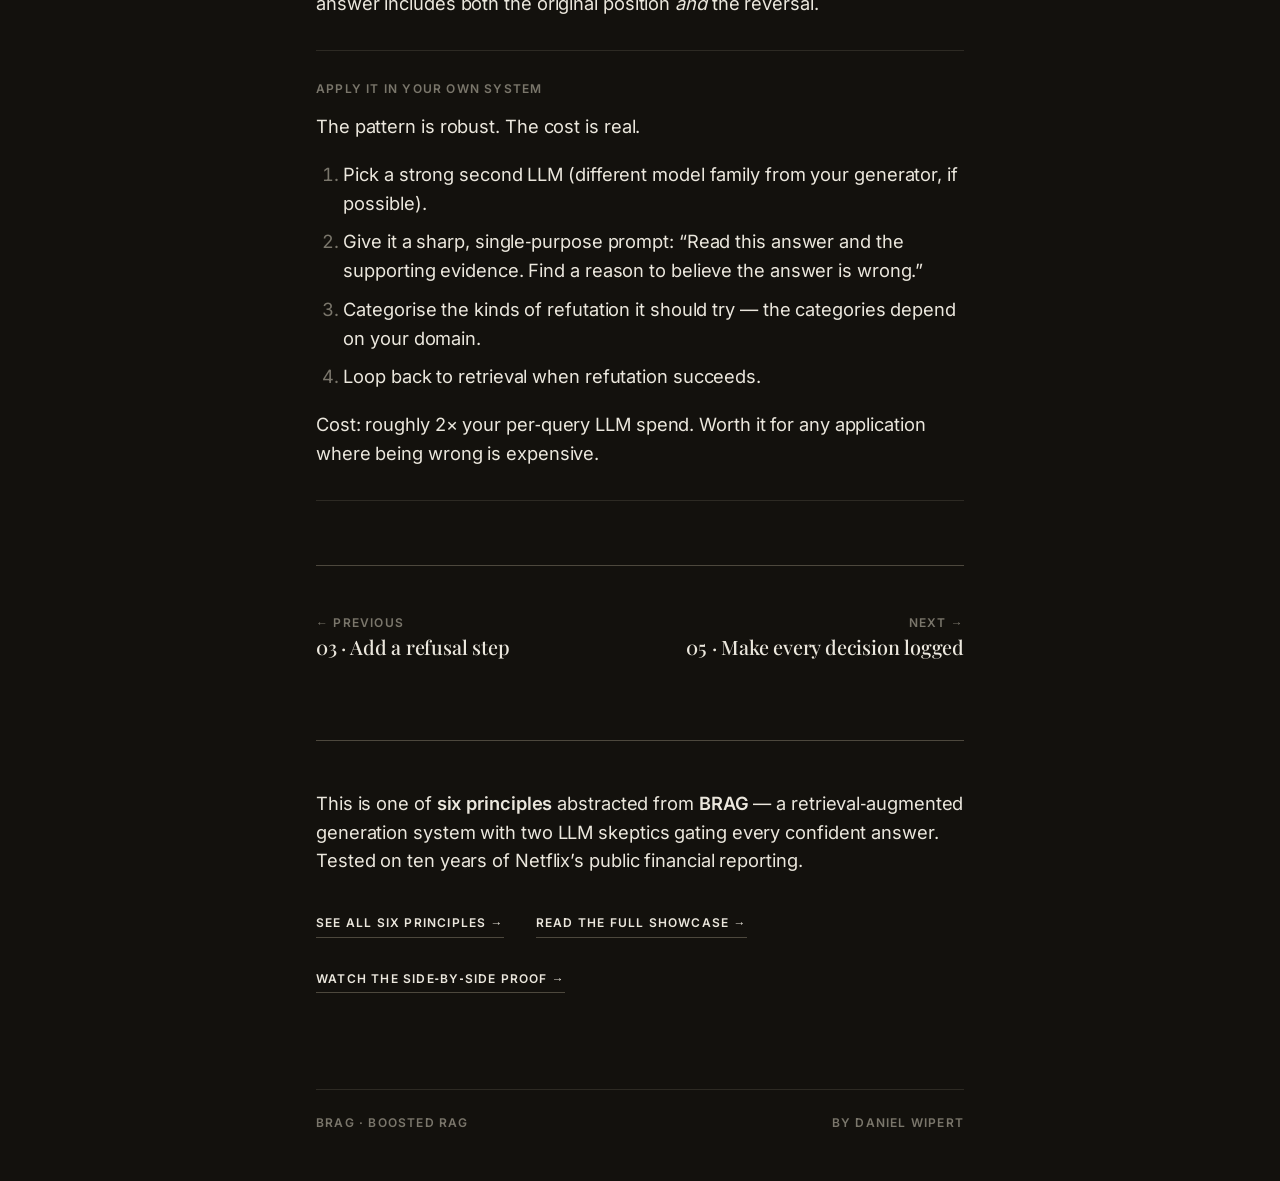
<file: docs/p/run-a-skeptic.html>
<!DOCTYPE html>
<html lang="en">
<head>
<meta charset="utf-8">
<meta name="viewport" content="width=device-width, initial-scale=1">
<meta name="theme-color" content="#13110D">
<title>Run a skeptic against your own answer — BRAG Principle 04 &middot; BRAG</title>
<meta name="description" content="Evals catch the failure modes you anticipated. A second-pass adversarial checker catches the ones you didn't. Here's BRAG's most distinctive design choice.">
<meta property="og:title" content="Run a skeptic against your own answer &mdash; BRAG Principle 04">
<meta property="og:description" content="Evals catch the failure modes you anticipated. A second-pass adversarial checker catches the ones you didn't. Here's BRAG's most distinctive design choice.">
<meta property="og:type" content="article">
<link rel="preload" href="../assets/fonts/playfair-display-var-latin.woff2" as="font" type="font/woff2" crossorigin>
<link rel="preload" href="../assets/fonts/inter-var-latin.woff2" as="font" type="font/woff2" crossorigin>
<link rel="preload" href="../assets/fonts/jetbrains-mono-var-latin.woff2" as="font" type="font/woff2" crossorigin>
<link rel="stylesheet" href="../assets/css/tokens.css">
<link rel="stylesheet" href="../assets/css/mini.css">
</head>
<body>

<main class="mini">

  <div class="mini-masthead">
    <a class="mini-back" href="../"><span class="arrow">&larr;</span>BRAG</a>
    <span class="mini-chrome">Principle 04 of 06</span>
  </div>

  <header class="mini-hero">
    <span class="eyebrow">Principle 04</span>
    <div class="number">04</div>
    <h1>Run a skeptic against your own answer.</h1>
    <p class="lede">A second LLM tasked with refuting your first one catches what no eval set can.</p>
  </header>

  <section class="mini-section">
    <h2>Why it matters</h2>
    <p>You can build all the evaluation suites in the world. They&rsquo;ll catch the failure
    modes you anticipated. They won&rsquo;t catch the failure mode that ships next quarter. A
    second&#8209;pass adversarial checker &mdash; another LLM whose only job is to attack your
    first LLM&rsquo;s answer &mdash; catches things eval sets miss because it sees the same
    context the answerer saw, with fresh eyes and an explicit mandate to disagree.</p>
  </section>

  <section class="mini-section">
    <h2>The cost of not doing it</h2>
    <div class="mini-callout">
      <span class="label">Scenario</span>
      <p>Your AI gives a confident, well&#8209;cited answer based on a 2017 policy document. The
    policy was superseded in 2022 &mdash; but the 2017 doc was the most similar to the query
    (more explicit, more verbose, more readable). No eval flagged it because no eval
    anticipated the specific phrasing. Your customer reads the answer and acts on
    superseded policy.</p>
    </div>
  </section>

  <section class="mini-section">
    <h2>How BRAG does it</h2>
    <p>After the Verifier passes the answer, BRAG&rsquo;s Refutation Agent (a different LLM)
    reads the draft, picks the most attackable claim, generates a counter&#8209;hypothesis,
    and searches the corpus for evidence that <em>contradicts</em> it. It runs seven
    strategies &mdash; <span class="mono">restated_value</span>,
    <span class="mono">later_reversal</span>, <span class="mono">guidance_vs_actual</span>,
    <span class="mono">alternative_cause</span>, <span class="mono">materialization</span>,
    <span class="mono">policy_change</span>, <span class="mono">revised_value</span> &mdash;
    each tuned to a specific way the answer could be wrong.</p>

    <p>In the demo D2 query &ldquo;Did Netflix ever say it had no plans to add ads?&rdquo;, the
    Refutation Agent generated the hypothesis &ldquo;Netflix&rsquo;s Q4&nbsp;2022 shareholder letter
    announced an ad&#8209;supported tier, reversing its earlier no&#8209;ads position,&rdquo; searched
    for evidence, found it, and triggered a re&#8209;retrieval loop. The final answer
    includes both the original position <em>and</em> the reversal.</p>
  </section>

  <section class="mini-section">
    <h2>Apply it in your own system</h2>
    <p>The pattern is robust. The cost is real.</p>
    <ol>
      <li>Pick a strong second LLM (different model family from your generator, if possible).</li>
  <li>Give it a sharp, single&#8209;purpose prompt: &ldquo;Read this answer and the supporting evidence. Find a reason to believe the answer is wrong.&rdquo;</li>
  <li>Categorise the kinds of refutation it should try &mdash; the categories depend on your domain.</li>
  <li>Loop back to retrieval when refutation succeeds.</li>
    </ol>
<p>Cost: roughly 2&times; your per&#8209;query LLM spend. Worth it for any application where being wrong is expensive.</p>
  </section>

  <nav class="mini-nav" aria-label="Other principles">
    <a href="refusal-step.html"><span class="label">&larr; Previous</span><span class="title">03 &middot; Add a refusal step</span></a>
    <a href="logged-decisions.html" class="next"><span class="label">Next &rarr;</span><span class="title">05 &middot; Make every decision logged</span></a>
  </nav>

  <section class="mini-cta">
    <p>This is one of <strong>six principles</strong> abstracted from <strong>BRAG</strong>
    &mdash; a retrieval&#8209;augmented generation system with two LLM skeptics gating every
    confident answer. Tested on ten years of Netflix&rsquo;s public financial reporting.</p>
    <div class="mini-cta-actions">
      <a href="../#builders">See all six principles &rarr;</a>
      <a href="../">Read the full showcase &rarr;</a>
      <a href="../#proof">Watch the side&#8209;by&#8209;side proof &rarr;</a>
    </div>
  </section>

  <div class="mini-footer">
    <span>BRAG &middot; Boosted RAG</span>
    <span>by Daniel Wipert</span>
  </div>

</main>

</body>
</html>
</file>
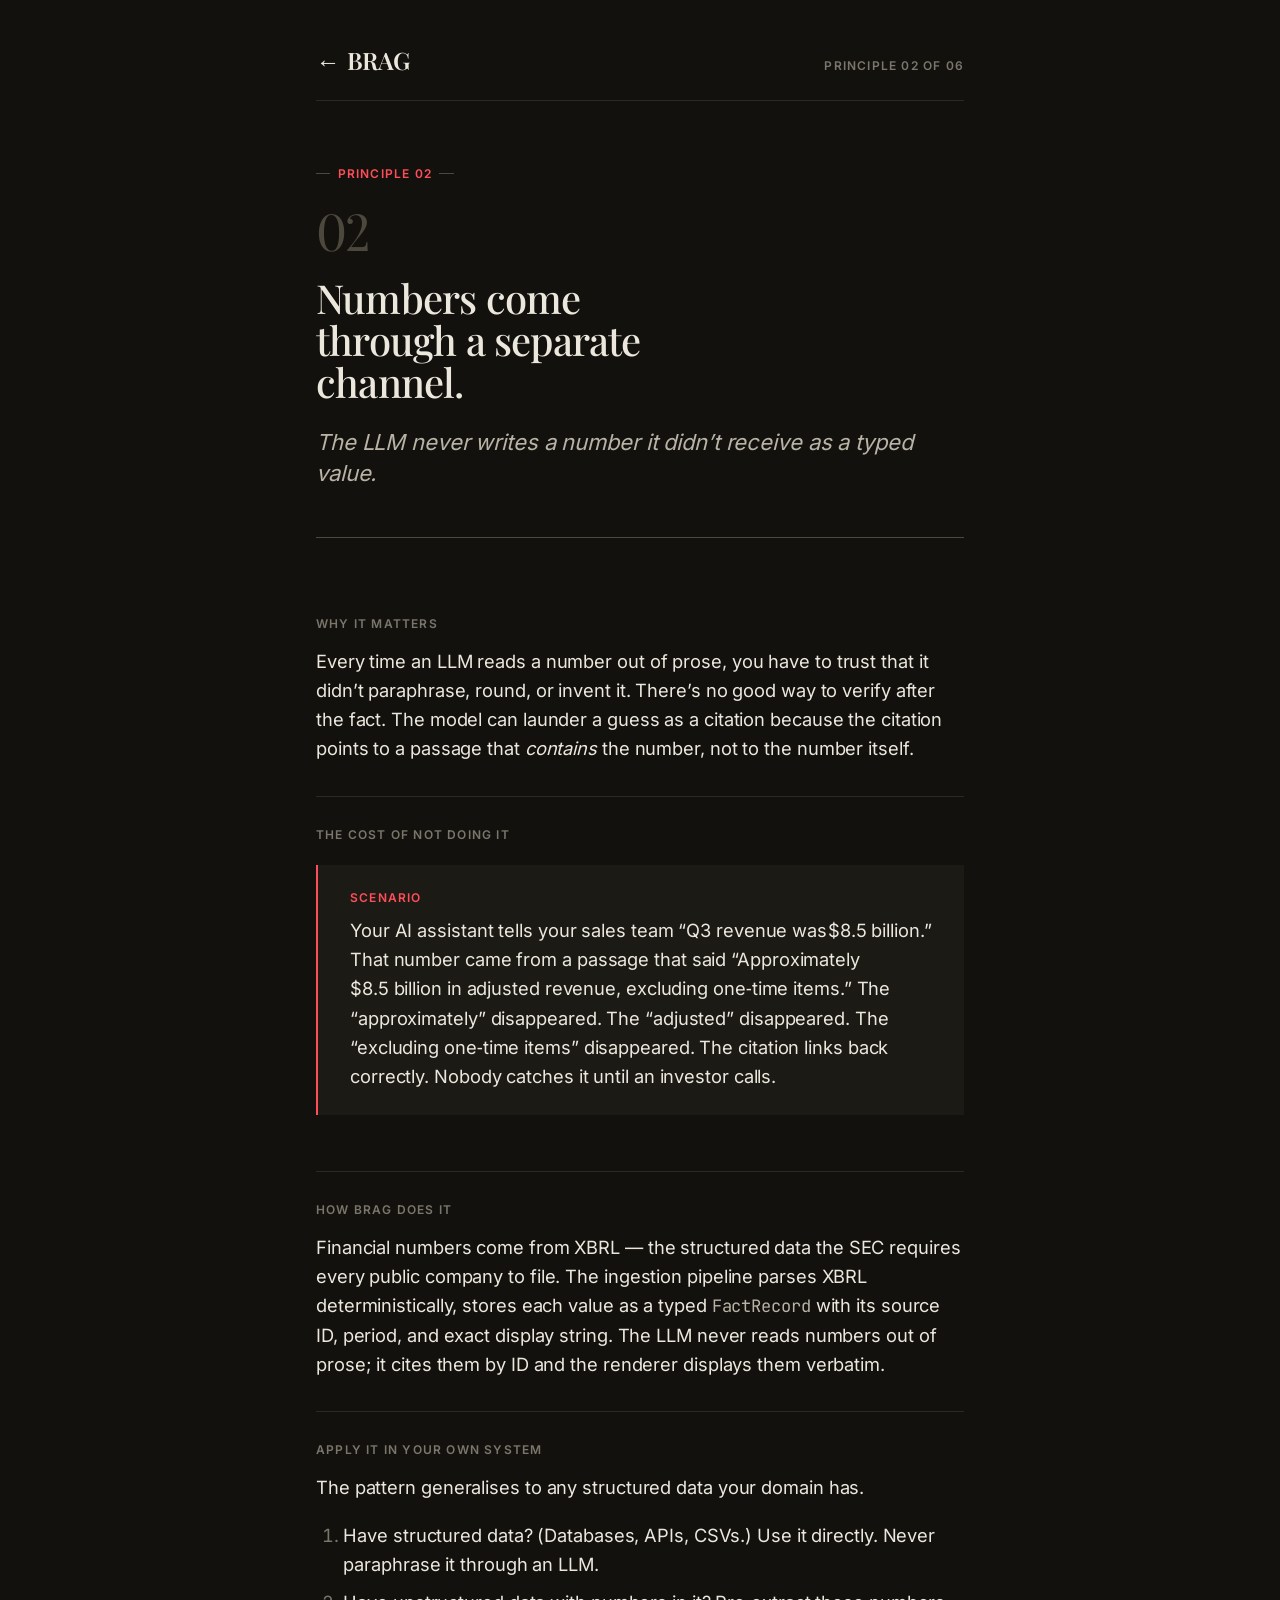
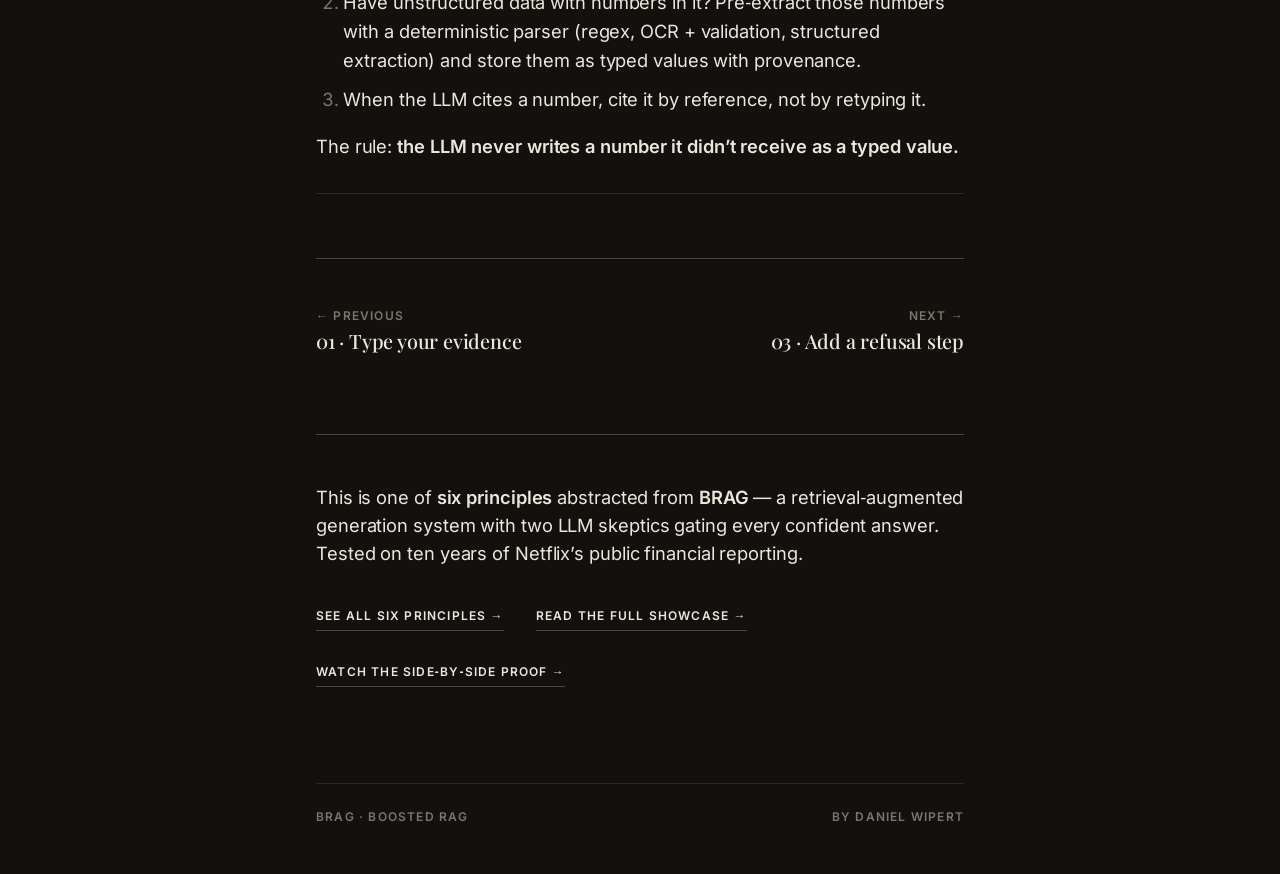
<file: docs/p/separate-channel.html>
<!DOCTYPE html>
<html lang="en">
<head>
<meta charset="utf-8">
<meta name="viewport" content="width=device-width, initial-scale=1">
<meta name="theme-color" content="#13110D">
<title>Numbers come through a separate channel — BRAG Principle 02 &middot; BRAG</title>
<meta name="description" content="Every time an LLM reads a number out of prose, you have to trust it didn't paraphrase or invent it. Here's how BRAG eliminates a whole category of hallucination.">
<meta property="og:title" content="Numbers come through a separate channel &mdash; BRAG Principle 02">
<meta property="og:description" content="Every time an LLM reads a number out of prose, you have to trust it didn't paraphrase or invent it. Here's how BRAG eliminates a whole category of hallucination.">
<meta property="og:type" content="article">
<link rel="preload" href="../assets/fonts/playfair-display-var-latin.woff2" as="font" type="font/woff2" crossorigin>
<link rel="preload" href="../assets/fonts/inter-var-latin.woff2" as="font" type="font/woff2" crossorigin>
<link rel="preload" href="../assets/fonts/jetbrains-mono-var-latin.woff2" as="font" type="font/woff2" crossorigin>
<link rel="stylesheet" href="../assets/css/tokens.css">
<link rel="stylesheet" href="../assets/css/mini.css">
</head>
<body>

<main class="mini">

  <div class="mini-masthead">
    <a class="mini-back" href="../"><span class="arrow">&larr;</span>BRAG</a>
    <span class="mini-chrome">Principle 02 of 06</span>
  </div>

  <header class="mini-hero">
    <span class="eyebrow">Principle 02</span>
    <div class="number">02</div>
    <h1>Numbers come through a separate channel.</h1>
    <p class="lede">The LLM never writes a number it didn&rsquo;t receive as a typed value.</p>
  </header>

  <section class="mini-section">
    <h2>Why it matters</h2>
    <p>Every time an LLM reads a number out of prose, you have to trust that it didn&rsquo;t
    paraphrase, round, or invent it. There&rsquo;s no good way to verify after the fact. The
    model can launder a guess as a citation because the citation points to a passage that
    <em>contains</em> the number, not to the number itself.</p>
  </section>

  <section class="mini-section">
    <h2>The cost of not doing it</h2>
    <div class="mini-callout">
      <span class="label">Scenario</span>
      <p>Your AI assistant tells your sales team &ldquo;Q3 revenue was&hairsp;$8.5&nbsp;billion.&rdquo;
    That number came from a passage that said &ldquo;Approximately&hairsp;$8.5&nbsp;billion in
    adjusted revenue, excluding one&#8209;time items.&rdquo; The &ldquo;approximately&rdquo; disappeared.
    The &ldquo;adjusted&rdquo; disappeared. The &ldquo;excluding one&#8209;time items&rdquo; disappeared. The
    citation links back correctly. Nobody catches it until an investor calls.</p>
    </div>
  </section>

  <section class="mini-section">
    <h2>How BRAG does it</h2>
    <p>Financial numbers come from XBRL &mdash; the structured data the SEC requires every
    public company to file. The ingestion pipeline parses XBRL deterministically, stores
    each value as a typed <span class="mono">FactRecord</span> with its source ID, period,
    and exact display string. The LLM never reads numbers out of prose; it cites them by
    ID and the renderer displays them verbatim.</p>
  </section>

  <section class="mini-section">
    <h2>Apply it in your own system</h2>
    <p>The pattern generalises to any structured data your domain has.</p>
    <ol>
      <li>Have structured data? (Databases, APIs, CSVs.) Use it directly. Never paraphrase it through an LLM.</li>
  <li>Have unstructured data with numbers in it? Pre&#8209;extract those numbers with a deterministic parser (regex, OCR + validation, structured extraction) and store them as typed values with provenance.</li>
  <li>When the LLM cites a number, cite it by reference, not by retyping it.</li>
    </ol>
<p>The rule: <strong>the LLM never writes a number it didn&rsquo;t receive as a typed value.</strong></p>
  </section>

  <nav class="mini-nav" aria-label="Other principles">
    <a href="typed-evidence.html"><span class="label">&larr; Previous</span><span class="title">01 &middot; Type your evidence</span></a>
    <a href="refusal-step.html" class="next"><span class="label">Next &rarr;</span><span class="title">03 &middot; Add a refusal step</span></a>
  </nav>

  <section class="mini-cta">
    <p>This is one of <strong>six principles</strong> abstracted from <strong>BRAG</strong>
    &mdash; a retrieval&#8209;augmented generation system with two LLM skeptics gating every
    confident answer. Tested on ten years of Netflix&rsquo;s public financial reporting.</p>
    <div class="mini-cta-actions">
      <a href="../#builders">See all six principles &rarr;</a>
      <a href="../">Read the full showcase &rarr;</a>
      <a href="../#proof">Watch the side&#8209;by&#8209;side proof &rarr;</a>
    </div>
  </section>

  <div class="mini-footer">
    <span>BRAG &middot; Boosted RAG</span>
    <span>by Daniel Wipert</span>
  </div>

</main>

</body>
</html>
</file>
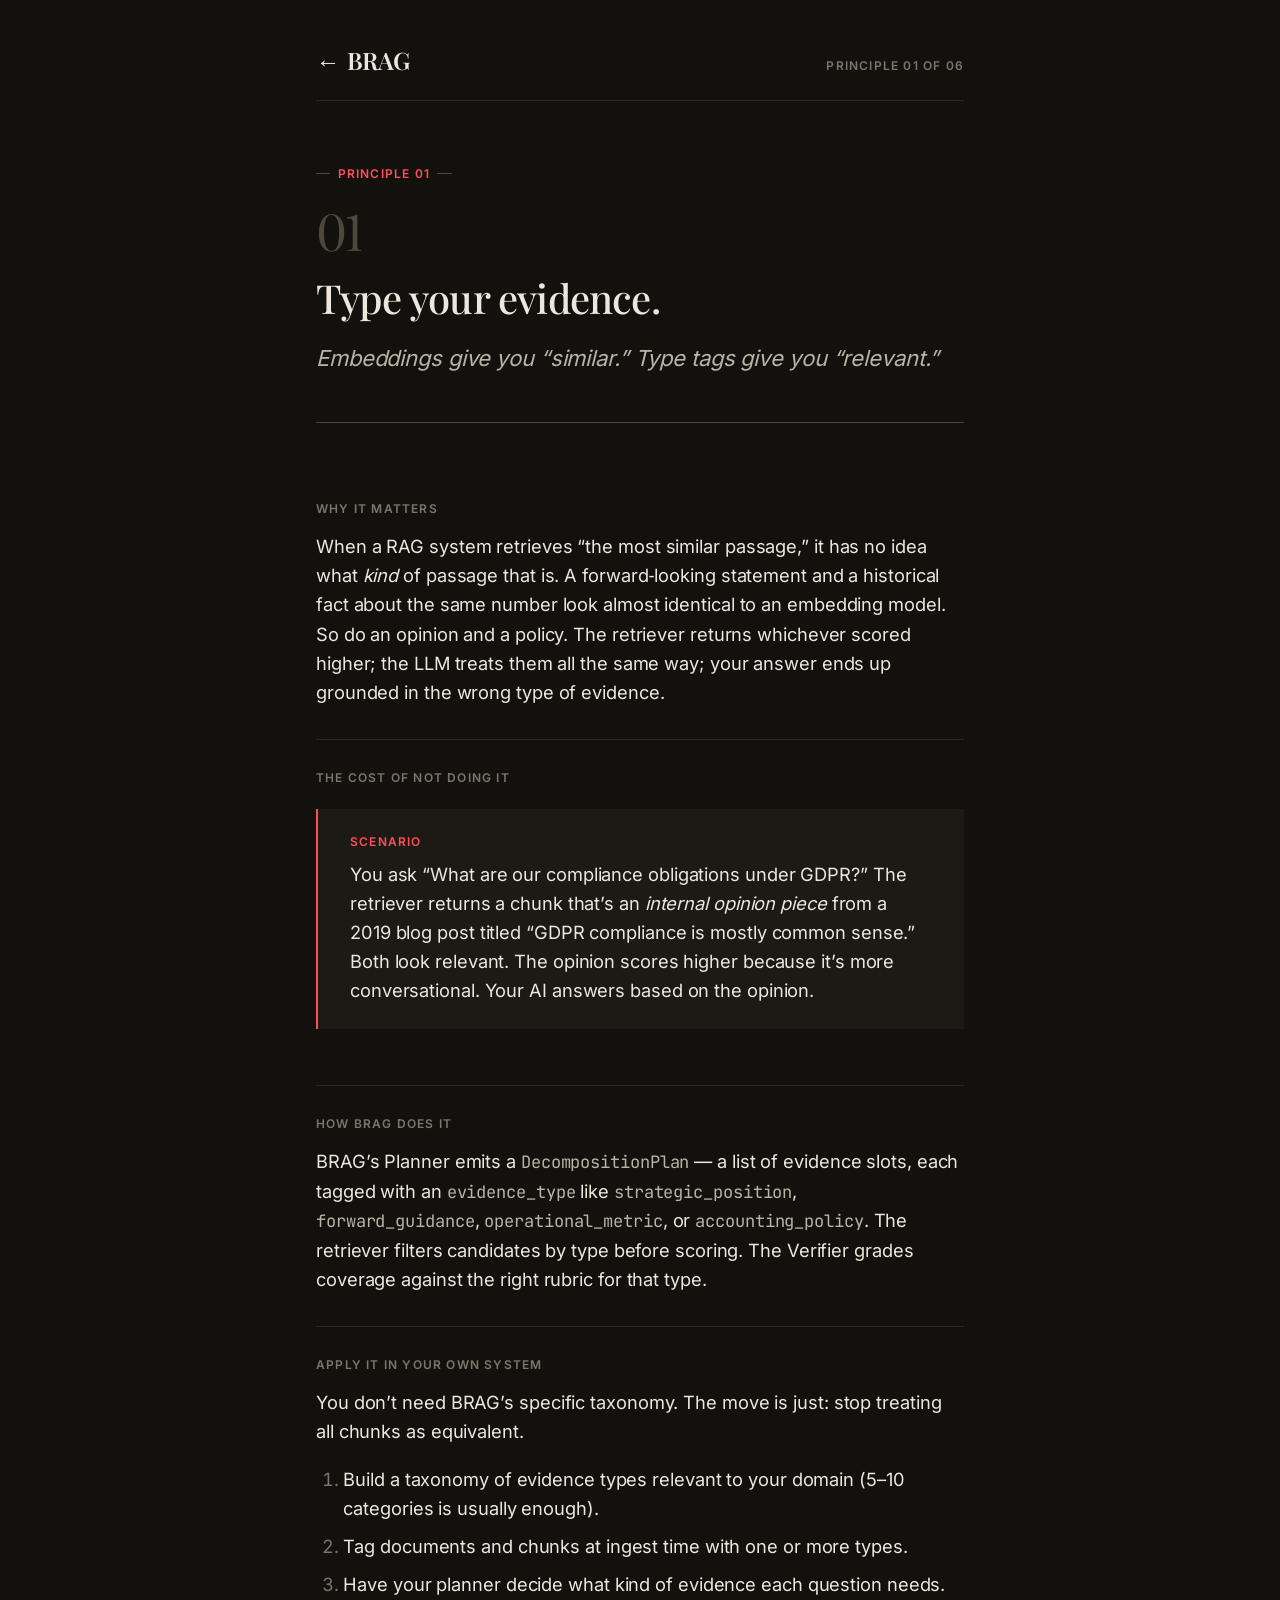
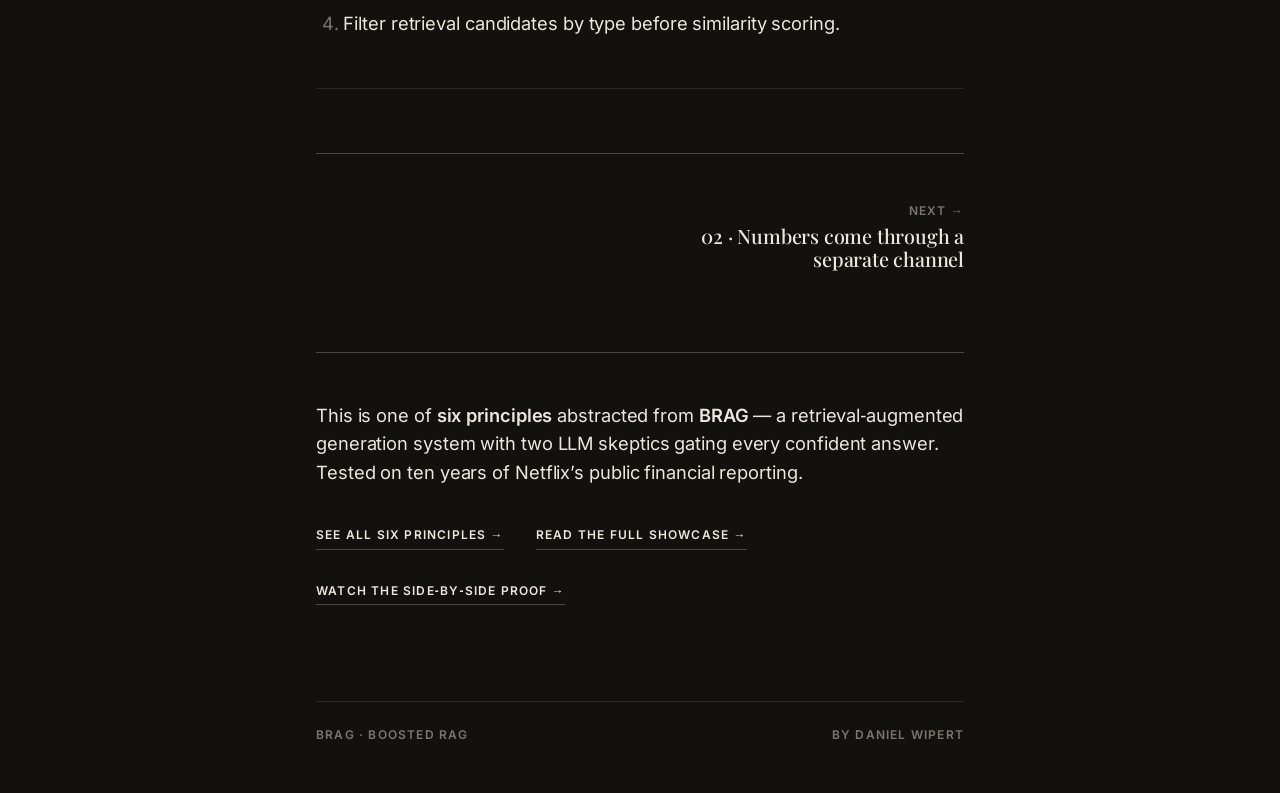
<file: docs/p/typed-evidence.html>
<!DOCTYPE html>
<html lang="en">
<head>
<meta charset="utf-8">
<meta name="viewport" content="width=device-width, initial-scale=1">
<meta name="theme-color" content="#13110D">
<title>Type your evidence — BRAG Principle 01 &middot; BRAG</title>
<meta name="description" content="When a RAG system retrieves 'the most similar passage,' it has no idea what kind of passage that is. Here's why typing evidence is BRAG's first rule for trustworthy agentic AI.">
<meta property="og:title" content="Type your evidence &mdash; BRAG Principle 01">
<meta property="og:description" content="When a RAG system retrieves 'the most similar passage,' it has no idea what kind of passage that is. Here's why typing evidence is BRAG's first rule for trustworthy agentic AI.">
<meta property="og:type" content="article">
<link rel="preload" href="../assets/fonts/playfair-display-var-latin.woff2" as="font" type="font/woff2" crossorigin>
<link rel="preload" href="../assets/fonts/inter-var-latin.woff2" as="font" type="font/woff2" crossorigin>
<link rel="preload" href="../assets/fonts/jetbrains-mono-var-latin.woff2" as="font" type="font/woff2" crossorigin>
<link rel="stylesheet" href="../assets/css/tokens.css">
<link rel="stylesheet" href="../assets/css/mini.css">
</head>
<body>

<main class="mini">

  <div class="mini-masthead">
    <a class="mini-back" href="../"><span class="arrow">&larr;</span>BRAG</a>
    <span class="mini-chrome">Principle 01 of 06</span>
  </div>

  <header class="mini-hero">
    <span class="eyebrow">Principle 01</span>
    <div class="number">01</div>
    <h1>Type your evidence.</h1>
    <p class="lede">Embeddings give you &ldquo;similar.&rdquo; Type tags give you &ldquo;relevant.&rdquo;</p>
  </header>

  <section class="mini-section">
    <h2>Why it matters</h2>
    <p>When a RAG system retrieves &ldquo;the most similar passage,&rdquo; it has no idea what
    <em>kind</em> of passage that is. A forward&#8209;looking statement and a historical fact
    about the same number look almost identical to an embedding model. So do an opinion
    and a policy. The retriever returns whichever scored higher; the LLM treats them all
    the same way; your answer ends up grounded in the wrong type of evidence.</p>
  </section>

  <section class="mini-section">
    <h2>The cost of not doing it</h2>
    <div class="mini-callout">
      <span class="label">Scenario</span>
      <p>You ask &ldquo;What are our compliance obligations under GDPR?&rdquo; The retriever returns
    a chunk that&rsquo;s an <em>internal opinion piece</em> from a 2019 blog post titled
    &ldquo;GDPR compliance is mostly common sense.&rdquo; Both look relevant. The opinion scores
    higher because it&rsquo;s more conversational. Your AI answers based on the opinion.</p>
    </div>
  </section>

  <section class="mini-section">
    <h2>How BRAG does it</h2>
    <p>BRAG&rsquo;s Planner emits a <span class="mono">DecompositionPlan</span> &mdash; a list of
    evidence slots, each tagged with an <span class="mono">evidence_type</span> like
    <span class="mono">strategic_position</span>, <span class="mono">forward_guidance</span>,
    <span class="mono">operational_metric</span>, or <span class="mono">accounting_policy</span>.
    The retriever filters candidates by type before scoring. The Verifier grades coverage
    against the right rubric for that type.</p>
  </section>

  <section class="mini-section">
    <h2>Apply it in your own system</h2>
    <p>You don&rsquo;t need BRAG&rsquo;s specific taxonomy. The move is just: stop treating all chunks as equivalent.</p>
    <ol>
      <li>Build a taxonomy of evidence types relevant to your domain (5&ndash;10 categories is usually enough).</li>
  <li>Tag documents and chunks at ingest time with one or more types.</li>
  <li>Have your planner decide what kind of evidence each question needs.</li>
  <li>Filter retrieval candidates by type before similarity scoring.</li>
    </ol>
  </section>

  <nav class="mini-nav" aria-label="Other principles">
    <span class="placeholder"></span>
    <a href="separate-channel.html" class="next"><span class="label">Next &rarr;</span><span class="title">02 &middot; Numbers come through a separate channel</span></a>
  </nav>

  <section class="mini-cta">
    <p>This is one of <strong>six principles</strong> abstracted from <strong>BRAG</strong>
    &mdash; a retrieval&#8209;augmented generation system with two LLM skeptics gating every
    confident answer. Tested on ten years of Netflix&rsquo;s public financial reporting.</p>
    <div class="mini-cta-actions">
      <a href="../#builders">See all six principles &rarr;</a>
      <a href="../">Read the full showcase &rarr;</a>
      <a href="../#proof">Watch the side&#8209;by&#8209;side proof &rarr;</a>
    </div>
  </section>

  <div class="mini-footer">
    <span>BRAG &middot; Boosted RAG</span>
    <span>by Daniel Wipert</span>
  </div>

</main>

</body>
</html>
</file>
<file: docs/assets/css/tokens.css>
/* ============================================================
   BRAG — design tokens
   Shared between the landing page and the D1–D6 trace pages.
   See planning/design/design_brief.md for the full system.
   ============================================================ */

@font-face {
  font-family: 'Playfair Display';
  font-style: normal;
  font-weight: 400 900;
  font-display: swap;
  src: url('../fonts/playfair-display-var-latin.woff2') format('woff2');
}

@font-face {
  font-family: 'Inter';
  font-style: normal;
  font-weight: 400 700;
  font-display: swap;
  src: url('../fonts/inter-var-latin.woff2') format('woff2-variations');
}

@font-face {
  font-family: 'JetBrains Mono';
  font-style: normal;
  font-weight: 400 600;
  font-display: swap;
  src: url('../fonts/jetbrains-mono-var-latin.woff2') format('woff2-variations');
}

:root {
  /* --- color (dark editorial, warm undertone) -------------- */
  --ink:           #EBE7DD;  /* warm cream — primary text */
  --ink-soft:      #B8B3A6;  /* secondary text */
  --ink-mute:      #7A766B;  /* tertiary, captions, UI */
  --paper:         #13110D;  /* very dark warm — page bg */
  --paper-raised:  #1C1A15;  /* raised — cards, panels, artifacts */
  --rule:          #2D2A23;  /* subtle hairline */
  --rule-strong:   #4D483D;  /* visible hairline */
  --signal:        #FF4E5A;  /* coral-red — single accent */
  --verify:        #3DD68C;  /* verifier-pass, normal outcomes */
  --warn:          #F0A847;  /* partial / degraded */
  --halt:          #B85F5F;  /* hard halt */

  /* --- type families -------------------------------------- */
  --font-display: 'Playfair Display', Georgia, 'Times New Roman', serif;
  --font-body:    'Inter', -apple-system, BlinkMacSystemFont, 'Segoe UI', sans-serif;
  --font-ui:      'Inter', -apple-system, BlinkMacSystemFont, 'Segoe UI', sans-serif;
  --font-mono:    'JetBrains Mono', ui-monospace, 'SF Mono', Menlo, monospace;

  /* --- fluid type scale (desktop ratio 1.333) -------------- */
  --fs-eyebrow:  clamp(0.6875rem, 0.65rem + 0.15vw, 0.75rem);
  --fs-caption:  clamp(0.8125rem, 0.78rem + 0.15vw, 0.875rem);
  --fs-body:     clamp(1rem,      0.94rem + 0.25vw, 1.1875rem);
  --fs-lead:     clamp(1.125rem,  1.0rem + 0.5vw,   1.375rem);
  --fs-h6:       clamp(0.95rem,   0.90rem + 0.20vw, 1.05rem);
  --fs-h5:       clamp(1.0625rem, 1.0rem + 0.3vw,   1.25rem);
  --fs-h4:       clamp(1.25rem,   1.10rem + 0.65vw, 1.625rem);
  --fs-h3:       clamp(1.5rem,    1.25rem + 1.0vw,  2rem);
  --fs-h2:       clamp(1.75rem,   1.40rem + 1.4vw,  2.5rem);
  --fs-h1:       clamp(2rem,      1.45rem + 2.2vw,  3.25rem);
  --fs-hero:     clamp(2.5rem,    1.75rem + 3.0vw,  4.5rem);

  /* --- spacing (8px baseline) ----------------------------- */
  --space-1:  8px;
  --space-2:  16px;
  --space-3:  24px;
  --space-4:  32px;
  --space-5:  48px;
  --space-6:  64px;
  --space-7:  96px;
  --space-8:  128px;
  --space-9:  192px;

  --space-section: clamp(64px, 8vw, 128px);
  --space-section-tight: clamp(48px, 6vw, 96px);

  /* --- grid ----------------------------------------------- */
  --grid-max:     1440px;
  --grid-gap:     24px;
  --grid-margin:  clamp(20px, 5vw, 88px);

  /* --- motion --------------------------------------------- */
  --ease-out:     cubic-bezier(0.22, 0.61, 0.36, 1);
  --dur-fast:     150ms;
  --dur:          220ms;
  --dur-slow:     360ms;

  /* --- layout helpers ------------------------------------- */
  --measure:      62ch;
  --measure-wide: 78ch;
  --hairline:     1px solid var(--rule);
  --hairline-strong: 1px solid var(--rule-strong);
  --hairline-ink: 1px solid var(--ink);
}

@media (prefers-reduced-motion: reduce) {
  :root {
    --dur-fast: 0ms;
    --dur:      0ms;
    --dur-slow: 0ms;
  }
}
</file>
<file: docs/assets/css/main.css>
/* ============================================================
   BRAG — landing page styles
   Built on tokens.css. Editorial Swiss-rooted layout.
   See planning/design/landing_spec.md for section blueprint.
   ============================================================ */

/* --- reset (minimal) ----------------------------------------- */
*, *::before, *::after { box-sizing: border-box; }
html { -webkit-text-size-adjust: 100%; -webkit-font-smoothing: antialiased;
  -moz-osx-font-smoothing: grayscale; text-rendering: optimizeLegibility; }
body { margin: 0; }
img, svg { display: block; max-width: 100%; height: auto; }
button { font: inherit; color: inherit; background: none; border: 0; cursor: pointer;
  padding: 0; }
a { color: inherit; text-decoration: none; }

/* --- base typography ----------------------------------------- */
body {
  font-family: var(--font-body);
  font-size: var(--fs-body);
  line-height: 1.55;
  color: var(--ink);
  background: var(--paper);
  font-feature-settings: "kern" 1, "liga" 1, "cv11" 1;
  letter-spacing: -0.005em;
}
p { letter-spacing: -0.005em; }

p { margin: 0 0 1em 0; max-width: var(--measure); }
p:last-child { margin-bottom: 0; }
strong { font-weight: 600; }
em { font-style: italic; }

h1, h2, h3, h4, h5, h6 {
  font-family: var(--font-display);
  margin: 0;
  line-height: 1.08;
  letter-spacing: -0.01em;
  font-weight: 500;
  color: var(--ink);
}

.hero-text {
  font-size: var(--fs-hero);
  line-height: 1.05;
  letter-spacing: -0.022em;
  font-weight: 500;
  font-variation-settings: "opsz" 72;
  margin: 0;
  max-width: 22ch;
}
.h1 { font-size: var(--fs-h1); font-variation-settings: "opsz" 48; letter-spacing: -0.02em; }
.h2 { font-size: var(--fs-h2); font-variation-settings: "opsz" 36; letter-spacing: -0.018em; }
.h3 { font-size: var(--fs-h3); font-variation-settings: "opsz" 28; }
.h4 { font-size: var(--fs-h4); font-variation-settings: "opsz" 24; }
.h5 { font-size: var(--fs-h5); font-variation-settings: "opsz" 18; line-height: 1.2; }

.lead {
  font-size: var(--fs-lead);
  line-height: 1.4;
  font-weight: 400;
  letter-spacing: -0.012em;
  max-width: 32em;
  color: var(--ink);
}

.eyebrow {
  font-family: var(--font-ui);
  font-size: var(--fs-eyebrow);
  font-weight: 600;
  letter-spacing: 0.10em;
  text-transform: uppercase;
  color: var(--ink-mute);
  margin: 0;
  display: inline-flex;
  align-items: center;
  gap: 0.6em;
}
.eyebrow::before, .eyebrow::after {
  content: "";
  display: inline-block;
  width: 1.2em;
  height: 1px;
  background: var(--rule-strong);
}
.eyebrow.no-rule::before, .eyebrow.no-rule::after { display: none; }

.mono { font-family: var(--font-mono); font-feature-settings: "tnum" 1, "zero" 1; }
.ui { font-family: var(--font-ui); }
.dim { color: var(--ink-mute); }

::selection { background: var(--ink); color: var(--paper); }

/* --- the page grid ------------------------------------------- */
/*
   12-column grid, padding-inline for side margins. Grid lines run 1..13.
     sidebar  col 1-2  -> lines 1/3
     argument col 3-8  -> lines 3/9
     display  col 3-11 -> lines 3/12
     sidenote col 10-12 -> lines 10/13
     full     col 1-12 -> lines 1/13
*/
.section {
  display: grid;
  grid-template-columns: repeat(12, minmax(0, 1fr));
  column-gap: var(--grid-gap);
  row-gap: var(--space-4);
  max-width: var(--grid-max);
  margin: 0 auto;
  padding-inline: var(--grid-margin);
  padding-block: var(--space-section);
  position: relative;
}
.section + .section { border-top: var(--hairline); }
.section--tight { padding-block: var(--space-section-tight); }
.section--flush-top { padding-top: var(--space-5); }

.sidebar  { grid-column: 1 / 3; }
.argument { grid-column: 3 / 9; }
.display  { grid-column: 3 / 12; }
.sidenote { grid-column: 10 / 13; }
.full     { grid-column: 1 / 13; }
.center   { grid-column: 3 / 11; }

@media (max-width: 1023px) {
  .section { row-gap: var(--space-3); column-gap: 0; }
  .sidebar, .argument, .display, .sidenote, .full, .center {
    grid-column: 1 / 13;
  }
}

/* --- section number (sidebar) --------------------------------- */
.section-num {
  font-family: var(--font-display);
  font-size: clamp(2rem, 3vw, 3rem);
  font-weight: 400;
  color: var(--rule-strong);
  line-height: 1;
  letter-spacing: -0.03em;
  font-feature-settings: "tnum" 1, "lnum" 1;
}
.section-num.small {
  font-size: clamp(1.25rem, 1.75vw, 1.625rem);
  color: var(--ink-soft);
}
@media (max-width: 1023px) {
  .section-num {
    font-size: 1.5rem;
    color: var(--ink-soft);
    display: inline-block;
    margin-right: var(--space-2);
  }
}

/* --- hairline rule ------------------------------------------- */
.hr {
  height: 1px;
  background: var(--rule);
  border: 0;
  margin: 0;
}
.hr--strong { background: var(--rule-strong); }
.hr--ink { background: var(--ink); }

/* --- header / nav -------------------------------------------- */
.site-header {
  border-bottom: var(--hairline);
}
.site-header .full {
  display: flex;
  align-items: baseline;
  justify-content: space-between;
  flex-wrap: wrap;
  gap: var(--space-3);
  padding-block: var(--space-3);
}
.wordmark {
  font-family: var(--font-display);
  font-size: 1.5rem;
  font-weight: 600;
  letter-spacing: -0.02em;
  line-height: 1;
}
.wordmark sub {
  font-family: var(--font-ui);
  font-size: var(--fs-eyebrow);
  text-transform: uppercase;
  letter-spacing: 0.10em;
  font-weight: 600;
  color: var(--ink-mute);
  margin-left: 0.6em;
  vertical-align: middle;
  bottom: 0;
}
.nav {
  display: flex;
  gap: var(--space-4);
  flex-wrap: wrap;
}
.nav a {
  font-family: var(--font-ui);
  font-size: var(--fs-eyebrow);
  font-weight: 600;
  letter-spacing: 0.08em;
  text-transform: uppercase;
  color: var(--ink-mute);
  border-bottom: 1px solid transparent;
  padding-bottom: 2px;
  transition: color var(--dur) var(--ease-out), border-color var(--dur) var(--ease-out);
}
.nav a:hover, .nav a:focus-visible { color: var(--ink); border-bottom-color: var(--ink); }
.nav a:focus-visible { outline: 2px solid var(--signal); outline-offset: 3px; }

@media (max-width: 640px) {
  .site-header .full { flex-direction: column; align-items: flex-start; gap: var(--space-2); }
  .nav { gap: var(--space-3); }
  .nav a { font-size: 0.6875rem; }
}

/* --- HERO (section 02) --------------------------------------- */
.hero .sidebar { display: flex; flex-direction: column; gap: var(--space-3); }
.hero .display { display: flex; flex-direction: column; gap: var(--space-5); }
.hero-text { color: var(--ink); }
.hero-text .signal {
  color: var(--signal);
  display: block;
  margin-top: 0.35em;
  font-size: 0.7em;
  font-weight: 500;
  letter-spacing: -0.018em;
  font-variation-settings: "opsz" 48;
}
.hero-text .hero-expand {
  display: block;
  margin-top: 1.6em;
  font-family: var(--font-mono);
  font-size: var(--fs-caption);
  font-weight: 400;
  letter-spacing: 0;
  color: var(--ink-mute);
  text-transform: none;
  font-variation-settings: normal;
  line-height: 1.5;
}
@media (max-width: 1023px) {
  .hero-text .signal { font-size: 0.78em; margin-top: 0.4em; }
  .hero-text .hero-expand { margin-top: 1.4em; }
}

.hero .lead-block {
  padding-top: var(--space-5);
  border-top: var(--hairline);
}

/* --- diagnosis problems -------------------------------------- */
.problem-stack {
  display: grid;
  grid-template-columns: 1fr;
  margin-top: var(--space-4);
  border-top: var(--hairline-strong);
}
.problem-row {
  display: grid;
  grid-template-columns: minmax(0, 1fr) minmax(0, 2fr);
  column-gap: var(--space-5);
  padding: var(--space-4) 0;
  border-bottom: var(--hairline);
}
.problem-row h4 {
  font-family: var(--font-display);
  font-size: var(--fs-h5);
  font-weight: 500;
  font-variation-settings: "opsz" 24;
  letter-spacing: -0.01em;
  line-height: 1.15;
  margin: 0;
}
.problem-row p {
  margin: 0;
  font-size: var(--fs-body);
  color: var(--ink-soft);
  max-width: 36em;
}
@media (max-width: 768px) {
  .problem-row { grid-template-columns: 1fr; row-gap: var(--space-2); }
}

/* --- the rule (section 04) ----------------------------------- */
.rule-statement {
  padding-block: var(--space-7);
}
.rule-statement h2 {
  font-size: var(--fs-h1);
  font-variation-settings: "opsz" 48;
  font-weight: 500;
  letter-spacing: -0.02em;
  line-height: 1.1;
  max-width: 22ch;
  color: var(--ink);
}
.rule-statement .coda {
  margin-top: var(--space-5);
  font-size: var(--fs-lead);
  color: var(--ink-soft);
  font-style: italic;
  max-width: 32em;
}

/* --- pipeline stages (section 05) ---------------------------- */
.stage-intro { display: flex; flex-direction: column; gap: var(--space-3); }
.stage {
  display: grid;
  grid-template-columns: subgrid;
  grid-column: 1 / 13;
  padding-top: var(--space-5);
  margin-top: var(--space-5);
  border-top: var(--hairline);
  row-gap: var(--space-3);
}
.stage:first-of-type { border-top: var(--hairline-strong); }

.stage > .sidebar { display: flex; flex-direction: column; gap: var(--space-2); }
.stage > .argument { display: flex; flex-direction: column; gap: var(--space-3); }
.stage > .display { display: flex; flex-direction: column; gap: var(--space-3); }

.stage h3 {
  font-family: var(--font-display);
  font-size: var(--fs-h4);
  font-weight: 500;
  font-variation-settings: "opsz" 32;
  letter-spacing: -0.015em;
  line-height: 1.1;
}

.stage-model {
  font-family: var(--font-mono);
  font-size: var(--fs-caption);
  color: var(--ink-mute);
  font-weight: 500;
}

@media (max-width: 1023px) {
  .stage {
    grid-column: 1 / 13;
    display: flex;
    flex-direction: column;
    gap: var(--space-3);
  }
}

/* --- artifact (code/data block) ------------------------------ */
.artifact {
  font-family: var(--font-mono);
  font-size: var(--fs-caption);
  line-height: 1.55;
  background: var(--paper-raised);
  border: var(--hairline);
  padding: var(--space-3) var(--space-3);
  color: var(--ink-soft);
  white-space: pre-wrap;
  word-break: break-word;
  overflow-x: auto;
  position: relative;
}
.artifact-label {
  display: block;
  font-family: var(--font-ui);
  font-size: 0.6875rem;
  font-weight: 600;
  letter-spacing: 0.10em;
  text-transform: uppercase;
  color: var(--ink-mute);
  margin-bottom: var(--space-2);
  padding-bottom: var(--space-1);
  border-bottom: 1px solid var(--rule);
}
.artifact .k { color: var(--ink); font-weight: 500; }
.artifact .s { color: var(--ink-soft); }
.artifact .n { color: var(--signal); font-feature-settings: "tnum" 1; }
.artifact .c { color: var(--ink-mute); font-style: italic; }
.artifact .v { color: var(--verify); font-weight: 500; }
.artifact .w { color: var(--warn); font-weight: 500; }

/* --- strategy list (refutation) ------------------------------ */
.strategies {
  list-style: none;
  padding: 0;
  margin: var(--space-3) 0 0;
  border-top: var(--hairline);
}
.strategies li {
  display: grid;
  grid-template-columns: 2.5em minmax(0, 12em) minmax(0, 1fr);
  column-gap: var(--space-3);
  padding: var(--space-2) 0;
  border-bottom: var(--hairline);
  font-size: var(--fs-body);
  align-items: baseline;
}
.strategies .n {
  font-family: var(--font-mono);
  font-size: var(--fs-caption);
  color: var(--ink-mute);
  font-feature-settings: "tnum" 1;
}
.strategies .name {
  font-family: var(--font-mono);
  font-size: var(--fs-caption);
  color: var(--signal);
  font-weight: 500;
}
.strategies .gloss {
  font-family: var(--font-body);
  color: var(--ink-soft);
}
@media (max-width: 640px) {
  .strategies li {
    grid-template-columns: 2em 1fr;
    row-gap: 4px;
  }
  .strategies .gloss { grid-column: 2; }
}

/* --- comparison (section 06) THE SHOWPIECE ------------------- */
.compare-wrap {
  margin-top: var(--space-4);
  border-top: var(--hairline-strong);
}

.compare-query {
  display: grid;
  grid-template-columns: max-content 1fr;
  column-gap: var(--space-3);
  align-items: baseline;
  padding-block: var(--space-3);
  border-bottom: var(--hairline);
}
.compare-query .label {
  font-family: var(--font-ui);
  font-size: var(--fs-eyebrow);
  font-weight: 600;
  letter-spacing: 0.10em;
  text-transform: uppercase;
  color: var(--ink-mute);
}
.compare-query .q {
  font-family: var(--font-display);
  font-size: var(--fs-h5);
  font-variation-settings: "opsz" 24;
  font-weight: 500;
  letter-spacing: -0.01em;
  color: var(--ink);
}

.compare-grid {
  display: grid;
  grid-template-columns: 1fr 1fr;
  border-bottom: var(--hairline);
}
.compare-col {
  padding: var(--space-4) var(--space-4);
  display: flex;
  flex-direction: column;
  gap: var(--space-3);
}
.compare-col + .compare-col {
  border-left: var(--hairline);
}
.compare-col header {
  display: flex;
  flex-direction: column;
  gap: var(--space-1);
  padding-bottom: var(--space-2);
  border-bottom: var(--hairline);
}
.compare-col h3 {
  font-family: var(--font-display);
  font-size: var(--fs-h4);
  font-weight: 500;
  font-variation-settings: "opsz" 32;
  letter-spacing: -0.015em;
}
.compare-col[data-system="brag"] h3 { color: var(--ink); }
.compare-col[data-system="normal"] h3 { color: var(--ink); }

.compare-stage {
  display: flex;
  flex-direction: column;
  gap: var(--space-1);
}
.compare-stage[hidden] { display: none; }
.compare-stage.is-revealed {
  animation: revealStage var(--dur-slow) var(--ease-out) both;
}
@keyframes revealStage {
  from { opacity: 0; transform: translateY(8px); }
  to   { opacity: 1; transform: translateY(0); }
}
.compare-stage-label {
  font-family: var(--font-ui);
  font-size: var(--fs-eyebrow);
  font-weight: 600;
  letter-spacing: 0.10em;
  text-transform: uppercase;
  color: var(--ink-mute);
  display: flex;
  align-items: center;
  gap: var(--space-1);
}
.compare-stage-body {
  font-family: var(--font-mono);
  font-size: var(--fs-caption);
  color: var(--ink-soft);
  line-height: 1.5;
}
.compare-stage-body.prose {
  font-family: var(--font-body);
  font-size: var(--fs-body);
  color: var(--ink);
  font-weight: 400;
  line-height: 1.5;
  padding-left: var(--space-2);
  border-left: 2px solid var(--rule-strong);
}
.compare-stage-body.prose::before { content: "\201C"; margin-right: 0.1em; color: var(--ink-mute); }
.compare-stage-body.prose::after  { content: "\201D"; margin-left: 0.1em; color: var(--ink-mute); }

.compare-outcome {
  margin-top: auto;
  padding-top: var(--space-3);
  border-top: var(--hairline);
  font-family: var(--font-ui);
  font-size: var(--fs-eyebrow);
  font-weight: 600;
  letter-spacing: 0.10em;
  text-transform: uppercase;
}
.compare-outcome.fail { color: var(--signal); }
.compare-outcome.ok   { color: var(--verify); }
.compare-outcome::before {
  content: "";
  display: inline-block;
  width: 0.85em;
  height: 0.85em;
  margin-right: 0.6em;
  vertical-align: -0.05em;
  border-radius: 50%;
}
.compare-outcome.fail::before { background: var(--signal); }
.compare-outcome.ok::before   { background: var(--verify); }

.compare-controls {
  display: flex;
  gap: var(--space-3);
  justify-content: space-between;
  align-items: center;
  padding-block: var(--space-3);
  flex-wrap: wrap;
}
.btn-text {
  font-family: var(--font-ui);
  font-size: var(--fs-caption);
  font-weight: 600;
  letter-spacing: 0.04em;
  color: var(--ink);
  border-bottom: 1px solid var(--ink);
  padding: 4px 0;
  transition: color var(--dur) var(--ease-out), border-color var(--dur) var(--ease-out);
}
.btn-text:hover, .btn-text:focus-visible {
  color: var(--signal);
  border-bottom-color: var(--signal);
}
.btn-text:focus-visible { outline: 2px solid var(--signal); outline-offset: 4px; }
.btn-text[disabled] { color: var(--ink-mute); border-bottom-color: var(--ink-mute); cursor: default; }
.btn-text .arrow { display: inline-block; margin-left: 0.4em; transition: transform var(--dur) var(--ease-out); }
.btn-text:hover .arrow { transform: translateX(2px); }

.compare-note {
  font-family: var(--font-ui);
  font-size: var(--fs-caption);
  color: var(--ink-mute);
  max-width: 50em;
  margin-top: var(--space-3);
}

@media (max-width: 768px) {
  .compare-grid { grid-template-columns: 1fr; }
  .compare-col + .compare-col { border-left: 0; border-top: var(--hairline); }
}

/* --- gallery (section 07) ----------------------------------- */
.gallery {
  display: grid;
  grid-template-columns: 1fr 1fr;
  column-gap: 0;
  row-gap: 0;
  margin-top: var(--space-4);
  border-top: var(--hairline-strong);
  border-left: var(--hairline);
}
.trace-card {
  display: flex;
  flex-direction: column;
  gap: var(--space-3);
  padding: var(--space-4);
  border-right: var(--hairline);
  border-bottom: var(--hairline);
  background: var(--paper);
  text-decoration: none;
  color: inherit;
  transition: background var(--dur) var(--ease-out);
  min-height: 240px;
}
.trace-card:hover, .trace-card:focus-visible {
  background: var(--paper-raised);
}
.trace-card:focus-visible { outline: 2px solid var(--signal); outline-offset: -2px; }
.trace-card header {
  display: flex;
  justify-content: space-between;
  align-items: baseline;
  gap: var(--space-2);
}
.trace-card .did {
  font-family: var(--font-display);
  font-size: var(--fs-h4);
  font-weight: 500;
  font-variation-settings: "opsz" 32;
  letter-spacing: -0.02em;
  color: var(--ink);
  line-height: 1;
}
.trace-card .kind {
  font-family: var(--font-ui);
  font-size: var(--fs-eyebrow);
  font-weight: 600;
  letter-spacing: 0.10em;
  text-transform: uppercase;
  color: var(--ink-mute);
}
.trace-card .q {
  font-family: var(--font-display);
  font-size: var(--fs-h5);
  font-weight: 500;
  font-variation-settings: "opsz" 24;
  letter-spacing: -0.01em;
  line-height: 1.18;
  color: var(--ink);
  flex-grow: 1;
}
.trace-card footer {
  display: flex;
  flex-direction: column;
  gap: var(--space-1);
  padding-top: var(--space-2);
  border-top: var(--hairline);
}
.trace-card .open {
  font-family: var(--font-ui);
  font-size: var(--fs-eyebrow);
  font-weight: 600;
  letter-spacing: 0.10em;
  text-transform: uppercase;
  color: var(--ink);
  display: inline-flex;
  align-items: center;
  gap: 0.4em;
  margin-top: var(--space-2);
}
.trace-card .open .arrow { transition: transform var(--dur) var(--ease-out); }
.trace-card:hover .open .arrow { transform: translateX(3px); }

@media (max-width: 768px) {
  .gallery { grid-template-columns: 1fr; }
}

/* --- chips --------------------------------------------------- */
.chip {
  display: inline-flex;
  align-items: center;
  gap: 0.5em;
  font-family: var(--font-ui);
  font-size: var(--fs-eyebrow);
  font-weight: 600;
  letter-spacing: 0.10em;
  text-transform: uppercase;
  padding: 2px 0;
  border-top: 1px solid currentColor;
  border-bottom: 1px solid currentColor;
  color: var(--ink-mute);
}
.chip--normal { color: var(--verify); }
.chip--partial { color: var(--warn); }
.chip--clarify { color: var(--warn); }
.chip--halt { color: var(--halt); }
.chip--refute-strong { color: var(--signal); }
.chip--refute-loop { color: var(--signal); }
.chip--refute-strengthened { color: var(--verify); }
.chip--bypass { color: var(--ink-mute); }
.chip-line {
  font-family: var(--font-mono);
  font-size: var(--fs-caption);
  color: var(--ink-mute);
  letter-spacing: 0;
  text-transform: none;
  font-weight: 400;
}

/* --- architecture (section 08) ------------------------------- */
.arch {
  display: flex;
  flex-direction: column;
  gap: var(--space-4);
  margin-top: var(--space-4);
  padding-block: var(--space-3);
  border-top: var(--hairline-strong);
}
.arch-step {
  display: grid;
  grid-template-columns: 4em 1fr 14em;
  column-gap: var(--space-3);
  padding: var(--space-3) 0;
  border-bottom: var(--hairline);
  align-items: baseline;
}
.arch-step .id {
  font-family: var(--font-mono);
  font-size: var(--fs-caption);
  color: var(--ink-mute);
  font-feature-settings: "tnum" 1;
}
.arch-step .label {
  display: flex;
  flex-direction: column;
  gap: 4px;
}
.arch-step .label .name {
  font-family: var(--font-ui);
  font-size: var(--fs-eyebrow);
  font-weight: 600;
  letter-spacing: 0.10em;
  text-transform: uppercase;
  color: var(--ink);
}
.arch-step .label .desc {
  font-family: var(--font-body);
  font-size: var(--fs-caption);
  color: var(--ink-soft);
  max-width: 50em;
}
.arch-step .meta {
  font-family: var(--font-mono);
  font-size: var(--fs-caption);
  color: var(--ink-mute);
  text-align: right;
}
.arch-arrow {
  font-family: var(--font-mono);
  font-size: 1.5rem;
  color: var(--rule-strong);
  text-align: center;
  margin-block: -8px;
  line-height: 1;
}
@media (max-width: 768px) {
  .arch-step {
    grid-template-columns: 3em 1fr;
    row-gap: var(--space-1);
  }
  .arch-step .meta { grid-column: 2; text-align: left; }
}

.factstore {
  margin-top: var(--space-6);
  padding-top: var(--space-5);
  border-top: var(--hairline-strong);
  display: grid;
  grid-template-columns: 1fr 1fr;
  column-gap: var(--space-4);
  row-gap: var(--space-4);
}
.factstore h3 {
  grid-column: 1 / -1;
  font-family: var(--font-display);
  font-size: var(--fs-h4);
  font-weight: 500;
  font-variation-settings: "opsz" 32;
  letter-spacing: -0.015em;
}
.factstore p {
  grid-column: 1 / -1;
  max-width: var(--measure);
}
.factstore .path {
  padding: var(--space-3);
  border: var(--hairline);
  background: var(--paper-raised);
  display: flex;
  flex-direction: column;
  gap: var(--space-2);
}
.factstore .path h4 {
  font-family: var(--font-ui);
  font-size: var(--fs-eyebrow);
  font-weight: 600;
  letter-spacing: 0.10em;
  text-transform: uppercase;
  color: var(--signal);
  margin: 0;
}
.factstore .path p {
  font-size: var(--fs-caption);
  color: var(--ink-soft);
  max-width: none;
  margin: 0;
}
@media (max-width: 768px) {
  .factstore { grid-template-columns: 1fr; }
}

/* --- principle row actions (section 08) ---------------------- */
#builders .problem-row {
  scroll-margin-top: var(--space-5);
  transition: background var(--dur) var(--ease-out), border-color var(--dur) var(--ease-out);
}
#builders .problem-row:target {
  background: var(--paper-raised);
  border-left: 2px solid var(--signal);
  padding-left: var(--space-3);
  margin-left: calc(-1 * var(--space-3) - 2px);
}
.principle-actions {
  grid-column: 1 / -1;
  display: flex;
  gap: var(--space-4);
  align-items: baseline;
  margin-top: var(--space-2);
  padding-top: var(--space-1);
}
.principle-link {
  font-family: var(--font-ui);
  font-size: var(--fs-eyebrow);
  font-weight: 600;
  letter-spacing: 0.08em;
  text-transform: uppercase;
  color: var(--ink);
  border-bottom: 1px solid var(--rule-strong);
  padding-bottom: 2px;
  display: inline-flex;
  align-items: baseline;
  gap: 0.4em;
  transition: color var(--dur) var(--ease-out), border-color var(--dur) var(--ease-out);
}
.principle-link:hover, .principle-link:focus-visible {
  color: var(--signal);
  border-bottom-color: var(--signal);
}
.principle-link:focus-visible { outline: 2px solid var(--signal); outline-offset: 4px; }
.principle-link .arrow { transition: transform var(--dur) var(--ease-out); }
.principle-link:hover .arrow { transform: translateX(2px); }

.principle-share {
  font-family: var(--font-ui);
  font-size: var(--fs-eyebrow);
  font-weight: 600;
  letter-spacing: 0.08em;
  text-transform: uppercase;
  color: var(--ink-mute);
  background: none;
  border: 0;
  border-bottom: 1px dashed var(--rule);
  padding: 0 0 2px;
  cursor: pointer;
  transition: color var(--dur) var(--ease-out), border-color var(--dur) var(--ease-out);
}
.principle-share:hover { color: var(--ink); border-bottom-color: var(--ink); }
.principle-share:focus-visible { outline: 2px solid var(--signal); outline-offset: 4px; }
.principle-share.copied {
  color: var(--verify);
  border-bottom-color: var(--verify);
  border-bottom-style: solid;
}

@media (max-width: 768px) {
  .principle-actions { flex-wrap: wrap; gap: var(--space-2) var(--space-4); }
}

/* --- colophon (section 10) ----------------------------------- */
.colophon {
  display: grid;
  grid-template-columns: 1fr;
  row-gap: var(--space-2);
  margin-top: var(--space-4);
  padding-block: var(--space-4);
  border-top: var(--hairline-strong);
  border-bottom: var(--hairline-strong);
}
.colophon h3 {
  font-family: var(--font-display);
  font-size: var(--fs-h3);
  font-weight: 500;
  font-variation-settings: "opsz" 36;
  letter-spacing: -0.02em;
  margin: 0 0 var(--space-3);
}
.colophon h3 .sub {
  display: block;
  font-family: var(--font-ui);
  font-size: var(--fs-eyebrow);
  font-weight: 600;
  letter-spacing: 0.10em;
  text-transform: uppercase;
  color: var(--ink-mute);
  margin-top: 0.4em;
}
.col-row {
  display: grid;
  grid-template-columns: 11em 1fr;
  column-gap: var(--space-3);
  padding: var(--space-1) 0;
  font-size: var(--fs-caption);
  align-items: baseline;
}
.col-row dt {
  font-family: var(--font-ui);
  font-weight: 600;
  letter-spacing: 0.10em;
  text-transform: uppercase;
  color: var(--ink-mute);
  font-size: var(--fs-eyebrow);
}
.col-row dd {
  font-family: var(--font-body);
  color: var(--ink);
  margin: 0;
}
.col-row dd a { border-bottom: 1px solid var(--rule-strong); }
.col-row dd a:hover { border-bottom-color: var(--ink); color: var(--signal); }
.col-row.mono dd { font-family: var(--font-mono); font-size: var(--fs-caption); }
@media (max-width: 640px) {
  .col-row { grid-template-columns: 1fr; row-gap: 2px; padding-block: var(--space-1); }
}

.copyright {
  font-family: var(--font-ui);
  font-size: var(--fs-eyebrow);
  font-weight: 600;
  letter-spacing: 0.10em;
  text-transform: uppercase;
  color: var(--ink-mute);
  padding-block: var(--space-4);
}

/* --- proof teaser (bridge between diagnosis and rule) ------- */
.proof-teaser {
  padding-block: var(--space-5);
}
.proof-teaser .full {
  border-top: var(--hairline-strong);
  padding-top: var(--space-4);
}
.proof-teaser-header {
  display: flex;
  align-items: baseline;
  gap: var(--space-3);
  margin-bottom: var(--space-3);
}
.proof-teaser-q {
  font-family: var(--font-display);
  font-size: var(--fs-h5);
  font-weight: 500;
  font-variation-settings: "opsz" 24;
  letter-spacing: -0.01em;
  color: var(--ink);
  margin: 0;
}
.proof-teaser-grid {
  display: grid;
  grid-template-columns: 1fr 1fr;
  border-top: var(--hairline);
}
.proof-teaser-col {
  padding: var(--space-3);
  display: flex;
  flex-direction: column;
  gap: var(--space-2);
}
.proof-teaser-col + .proof-teaser-col {
  border-left: var(--hairline);
}
.proof-teaser-label {
  font-family: var(--font-ui);
  font-size: var(--fs-eyebrow);
  font-weight: 600;
  letter-spacing: 0.10em;
  text-transform: uppercase;
  color: var(--ink-mute);
}
.proof-teaser-answer {
  font-family: var(--font-body);
  font-size: var(--fs-body);
  color: var(--ink-soft);
  margin: 0;
  padding-left: var(--space-2);
  border-left: 2px solid var(--rule-strong);
  max-width: 36em;
}
.proof-teaser-link {
  padding-top: var(--space-3);
}
@media (max-width: 768px) {
  .proof-teaser-grid { grid-template-columns: 1fr; }
  .proof-teaser-col + .proof-teaser-col { border-left: 0; border-top: var(--hairline); }
}

/* --- pipeline overview (compact at-a-glance) ---------------- */
.pipeline-overview {
  display: grid;
  grid-template-columns: repeat(6, 1fr);
  margin-top: var(--space-4);
  border-top: var(--hairline-strong);
  border-left: var(--hairline);
}
.pov-step {
  padding: var(--space-2);
  display: flex;
  flex-direction: column;
  gap: 4px;
  border-right: var(--hairline);
  border-bottom: var(--hairline);
}
.pov-id {
  font-family: var(--font-mono);
  font-size: var(--fs-eyebrow);
  color: var(--ink-mute);
  font-feature-settings: "tnum" 1;
}
.pov-name {
  font-family: var(--font-ui);
  font-size: var(--fs-eyebrow);
  font-weight: 600;
  letter-spacing: 0.08em;
  text-transform: uppercase;
  color: var(--ink);
}
.pov-model {
  font-family: var(--font-mono);
  font-size: var(--fs-eyebrow);
  color: var(--ink-mute);
}
@media (max-width: 768px) {
  .pipeline-overview { grid-template-columns: repeat(3, 1fr); }
}
@media (max-width: 480px) {
  .pipeline-overview { grid-template-columns: repeat(2, 1fr); }
}

/* --- utilities ----------------------------------------------- */
.stack-1 { display: flex; flex-direction: column; gap: var(--space-1); }
.stack-2 { display: flex; flex-direction: column; gap: var(--space-2); }
.stack-3 { display: flex; flex-direction: column; gap: var(--space-3); }
.stack-4 { display: flex; flex-direction: column; gap: var(--space-4); }
.stack-5 { display: flex; flex-direction: column; gap: var(--space-5); }
.center-text { text-align: center; }
.skip { position: absolute; left: -9999px; }
.skip:focus { left: var(--space-3); top: var(--space-3); padding: var(--space-2);
  background: var(--ink); color: var(--paper); z-index: 100; }
</file>
<file: docs/assets/css/trace.css>
/* ============================================================
   BRAG trace pages — editorial restyle
   Maps the existing renderer's class names to the new design
   system. Loaded alongside tokens.css.
   ============================================================ */

*, *::before, *::after { box-sizing: border-box; }
html { -webkit-text-size-adjust: 100%; -webkit-font-smoothing: antialiased;
  -moz-osx-font-smoothing: grayscale; text-rendering: optimizeLegibility; }
body {
  margin: 0;
  padding: var(--space-5) clamp(20px, 5vw, 64px);
  font-family: var(--font-body);
  font-size: var(--fs-body);
  line-height: 1.55;
  color: var(--ink);
  background: var(--paper);
  font-feature-settings: "kern" 1, "liga" 1, "onum" 1;
}
img, svg { display: block; max-width: 100%; height: auto; }

.container {
  max-width: 1120px;
  margin: 0 auto;
  border-top: var(--hairline-strong);
  padding-top: var(--space-4);
}

/* --- trace masthead nav -------------------------------------- */
.container::before {
  content: "BRAG  /  trace";
  display: block;
  font-family: var(--font-ui);
  font-size: var(--fs-eyebrow);
  font-weight: 600;
  letter-spacing: 0.12em;
  text-transform: uppercase;
  color: var(--ink-mute);
  margin-bottom: var(--space-3);
}

a { color: inherit; }
a:hover { color: var(--signal); }

/* --- type ---------------------------------------------------- */
h1, h2, h3, h4 {
  font-family: var(--font-display);
  margin: 0;
  letter-spacing: -0.015em;
  font-weight: 500;
  color: var(--ink);
}
h1 {
  font-size: var(--fs-h2);
  font-variation-settings: "opsz" 48;
  letter-spacing: -0.02em;
  line-height: 1.05;
  margin: 0 0 var(--space-2);
}
h2 {
  font-size: var(--fs-eyebrow);
  font-family: var(--font-ui);
  font-weight: 600;
  letter-spacing: 0.10em;
  text-transform: uppercase;
  color: var(--ink-mute);
  margin: 0 0 var(--space-3);
}

/* --- panel (was: dark card with rounded corners) ------------- */
.panel {
  background: var(--paper);
  border: 0;
  border-top: var(--hairline);
  border-radius: 0;
  padding: var(--space-5) 0 var(--space-4);
  margin: 0;
}
.panel:first-of-type { border-top: 0; padding-top: 0; }

/* --- meta dt/dd --------------------------------------------- */
.meta {
  display: grid;
  grid-template-columns: 12em 1fr;
  column-gap: var(--space-3);
  row-gap: 4px;
  margin: var(--space-3) 0 0;
  font-size: var(--fs-caption);
}
.meta dt {
  font-family: var(--font-ui);
  font-weight: 600;
  letter-spacing: 0.08em;
  text-transform: uppercase;
  font-size: var(--fs-eyebrow);
  color: var(--ink-mute);
}
.meta dd {
  margin: 0;
  font-family: var(--font-mono);
  font-size: var(--fs-caption);
  color: var(--ink);
  word-break: break-word;
}

/* --- row (horizontal flex of badges) ------------------------- */
.row {
  display: flex;
  gap: var(--space-2);
  flex-wrap: wrap;
  align-items: center;
}

/* --- badge (chip) -------------------------------------------- */
.badge {
  display: inline-flex;
  align-items: center;
  font-family: var(--font-ui);
  font-size: var(--fs-eyebrow);
  font-weight: 600;
  letter-spacing: 0.10em;
  text-transform: uppercase;
  padding: 3px 0;
  background: transparent;
  border: 0;
  border-top: 1px solid currentColor;
  border-bottom: 1px solid currentColor;
  color: var(--ink-mute);
  border-radius: 0;
}
.badge.green   { color: var(--verify); }
.badge.amber   { color: var(--warn); }
.badge.red     { color: var(--signal); }
.badge.blue    { color: var(--ink); }
.badge.outline { color: var(--ink-mute); }
.badge.strategy-num  { color: var(--ink); }
.badge.strategy-narr { color: var(--signal); }

/* --- pill (smaller, used inline) ----------------------------- */
.pill {
  display: inline-flex;
  align-items: center;
  font-family: var(--font-mono);
  font-size: var(--fs-caption);
  font-weight: 400;
  padding: 1px 8px;
  border: 1px solid var(--rule);
  background: transparent;
  color: var(--ink-mute);
  border-radius: 0;
  margin-right: 4px;
  letter-spacing: 0;
  text-transform: none;
}
.pill.green { color: var(--verify); border-color: var(--verify); }
.pill.amber { color: var(--warn); border-color: var(--warn); }
.pill.red   { color: var(--signal); border-color: var(--signal); }

/* --- code / mono inline ------------------------------------- */
code, .mono {
  font-family: var(--font-mono);
  font-size: var(--fs-caption);
  color: var(--ink);
  background: transparent;
  border-radius: 0;
  padding: 0;
}
.ids {
  font-family: var(--font-mono);
  font-size: var(--fs-caption);
  color: var(--ink-soft);
  word-break: break-all;
}

/* --- answer + claims --------------------------------------- */
.answer {
  font-family: var(--font-body);
  font-size: var(--fs-body);
  line-height: 1.6;
  max-width: 60em;
  color: var(--ink);
}
.answer p { margin: 0 0 var(--space-2); }

.claim {
  margin: var(--space-3) 0 0;
  padding: var(--space-3) var(--space-3);
  background: var(--paper-raised);
  border: var(--hairline);
  border-left: 3px solid var(--ink);
  border-radius: 0;
  font-size: var(--fs-body);
  max-width: 60em;
}
.claim .type {
  font-family: var(--font-ui);
  font-size: var(--fs-eyebrow);
  font-weight: 600;
  text-transform: uppercase;
  letter-spacing: 0.10em;
  color: var(--ink-mute);
  margin-right: var(--space-2);
  display: inline-block;
}
.claim .cite {
  display: inline-block;
  margin: 0 4px 0 0;
  font-family: var(--font-mono);
  font-size: var(--fs-caption);
  color: var(--ink-soft);
  background: transparent;
  padding: 1px 6px;
  border: 1px solid var(--rule);
  border-radius: 0;
  text-decoration: none;
  transition: color var(--dur) var(--ease-out), border-color var(--dur) var(--ease-out);
}
.claim .cite:hover { color: var(--signal); border-color: var(--signal); }

/* --- violation --------------------------------------------- */
.violation {
  margin: var(--space-2) 0 0;
  padding: var(--space-3);
  background: var(--paper-raised);
  border: var(--hairline);
  border-left: 3px solid var(--signal);
  border-radius: 0;
  font-size: var(--fs-body);
  max-width: 60em;
}
.violation .sev {
  font-family: var(--font-ui);
  font-weight: 600;
  letter-spacing: 0.08em;
  text-transform: uppercase;
  color: var(--signal);
  font-size: var(--fs-eyebrow);
  margin-right: var(--space-2);
}

.empty, .gap-text {
  color: var(--ink-mute);
  font-style: italic;
  font-size: var(--fs-caption);
}

/* --- sparkline (coverage progression) ---------------------- */
.sparkline {
  display: inline-flex;
  gap: 2px;
  vertical-align: middle;
  margin-left: var(--space-1);
  align-items: flex-end;
  height: 24px;
}
.sparkline .bar {
  display: inline-block;
  width: 9px;
  border-radius: 0;
}
/* override inline bar colors */
.sparkline .bar[style*="--green"], .sparkline .bar[style*="green"] { background: var(--verify) !important; }
.sparkline .bar[style*="--amber"], .sparkline .bar[style*="amber"] { background: var(--warn) !important; }
.sparkline .bar[style*="--red"],   .sparkline .bar[style*="red"]   { background: var(--signal) !important; }

/* --- tables ------------------------------------------------- */
table {
  width: 100%;
  border-collapse: collapse;
  font-size: var(--fs-caption);
  margin-top: var(--space-3);
}
th, td {
  text-align: left;
  vertical-align: top;
  border-bottom: var(--hairline);
  padding: var(--space-2) var(--space-2);
}
th {
  font-family: var(--font-ui);
  font-weight: 600;
  font-size: var(--fs-eyebrow);
  letter-spacing: 0.08em;
  text-transform: uppercase;
  color: var(--ink-mute);
  border-bottom: 1px solid var(--rule-strong);
}
tr.detail td {
  background: var(--paper-raised);
  color: var(--ink-soft);
  font-size: var(--fs-caption);
  padding: var(--space-2) var(--space-3) var(--space-3);
  border-bottom: var(--hairline);
}

/* --- details/summary -------------------------------------- */
details {
  margin-top: var(--space-2);
}
details > summary {
  cursor: pointer;
  font-family: var(--font-ui);
  color: var(--ink);
  font-weight: 600;
  font-size: var(--fs-caption);
  letter-spacing: 0;
  text-transform: none;
  list-style: none;
  padding: 4px 0;
  border-bottom: 1px dashed var(--rule);
  display: inline-block;
}
details > summary:hover { color: var(--signal); border-bottom-color: var(--signal); }
details > summary::-webkit-details-marker { display: none; }
details > summary::before { content: "+  "; color: var(--ink-mute); }
details[open] > summary::before { content: "–  "; }

/* --- footer ------------------------------------------------ */
.footer {
  color: var(--ink-mute);
  font-family: var(--font-ui);
  font-size: var(--fs-eyebrow);
  font-weight: 600;
  letter-spacing: 0.10em;
  text-transform: uppercase;
  text-align: left;
  margin-top: var(--space-5);
  padding-top: var(--space-3);
  border-top: var(--hairline-strong);
}
.footer::after {
  content: " ·  back to landing ↗";
  display: inline;
}

/* trace-page back link (we'll inject this in markup) */
.trace-back {
  display: inline-flex;
  align-items: center;
  gap: 0.4em;
  font-family: var(--font-ui);
  font-size: var(--fs-eyebrow);
  font-weight: 600;
  letter-spacing: 0.10em;
  text-transform: uppercase;
  color: var(--ink-mute);
  margin-bottom: var(--space-3);
  border-bottom: 1px solid transparent;
  padding-bottom: 2px;
}
.trace-back:hover { color: var(--ink); border-bottom-color: var(--ink); }

/* override any inline styles from the renderer that conflict */
[style*="color: var(--text-dim)"] { color: var(--ink-mute) !important; }
[style*="background: var(--green)"] { background: var(--verify) !important; }
[style*="background: var(--amber)"] { background: var(--warn) !important; }
[style*="background: var(--red)"]   { background: var(--signal) !important; }

/* --- demo index page hooks --------------------------------- */
.demo-index ul {
  list-style: none;
  padding: 0;
  margin: 0;
  border-top: var(--hairline-strong);
}
.demo-index li {
  display: grid;
  grid-template-columns: 4em 1fr max-content;
  column-gap: var(--space-3);
  padding: var(--space-3) 0;
  border-bottom: var(--hairline);
  align-items: baseline;
}
.demo-index li a {
  font-family: var(--font-display);
  font-weight: 500;
  font-size: var(--fs-h5);
  font-variation-settings: "opsz" 24;
  border-bottom: 1px solid var(--rule);
}
.demo-index li a:hover { border-bottom-color: var(--signal); }
</file>
<file: docs/assets/css/mini.css>
/* ============================================================
   BRAG — per-principle mini-page styles
   Single-column reading layout. Shares tokens.css.
   ============================================================ */

@import url('main.css');

body {
  padding: 0;
}

.mini {
  max-width: 760px;
  margin: 0 auto;
  padding: var(--space-5) clamp(20px, 5vw, 56px);
}

/* --- masthead ----------------------------------------------- */
.mini-masthead {
  display: flex;
  align-items: baseline;
  justify-content: space-between;
  gap: var(--space-3);
  padding-bottom: var(--space-3);
  border-bottom: var(--hairline);
  margin-bottom: var(--space-6);
}
.mini-back {
  font-family: var(--font-display);
  font-size: 1.5rem;
  font-weight: 600;
  letter-spacing: -0.02em;
  line-height: 1;
  color: var(--ink);
  border-bottom: 1px solid transparent;
  padding-bottom: 2px;
  transition: border-color var(--dur) var(--ease-out);
}
.mini-back:hover { border-bottom-color: var(--ink); }
.mini-back .arrow {
  display: inline-block;
  margin-right: 0.3em;
  transition: transform var(--dur) var(--ease-out);
}
.mini-back:hover .arrow { transform: translateX(-3px); }

.mini-chrome {
  font-family: var(--font-ui);
  font-size: var(--fs-eyebrow);
  font-weight: 600;
  letter-spacing: 0.10em;
  text-transform: uppercase;
  color: var(--ink-mute);
}

/* --- hero --------------------------------------------------- */
.mini-hero {
  display: flex;
  flex-direction: column;
  gap: var(--space-3);
  padding-bottom: var(--space-5);
  border-bottom: var(--hairline-strong);
  margin-bottom: var(--space-5);
}
.mini-hero .eyebrow {
  color: var(--signal);
  border-color: var(--signal);
}
.mini-hero .number {
  font-family: var(--font-display);
  font-size: clamp(2.5rem, 4vw, 4rem);
  font-weight: 400;
  color: var(--rule-strong);
  line-height: 0.9;
  letter-spacing: -0.04em;
  font-feature-settings: "tnum" 1, "lnum" 1;
  margin: 0;
}
.mini-hero h1 {
  font-family: var(--font-display);
  font-size: var(--fs-h2);
  font-weight: 500;
  font-variation-settings: "opsz" 48;
  letter-spacing: -0.02em;
  line-height: 1.05;
  color: var(--ink);
  margin: 0;
  max-width: 16ch;
}
.mini-hero .lede {
  font-family: var(--font-body);
  font-size: var(--fs-lead);
  font-weight: 400;
  line-height: 1.4;
  color: var(--ink-soft);
  max-width: 36em;
  margin: 0;
  font-style: italic;
}

/* --- body sections ----------------------------------------- */
.mini-section {
  padding-block: var(--space-4);
  border-bottom: var(--hairline);
}
.mini-section:last-of-type { border-bottom: 0; }
.mini-section h2 {
  font-family: var(--font-ui);
  font-size: var(--fs-eyebrow);
  font-weight: 600;
  letter-spacing: 0.10em;
  text-transform: uppercase;
  color: var(--ink-mute);
  margin: 0 0 var(--space-2);
}
.mini-section p {
  font-family: var(--font-body);
  font-size: var(--fs-body);
  line-height: 1.6;
  color: var(--ink);
  max-width: 60ch;
  margin: 0 0 1em;
  letter-spacing: -0.005em;
}
.mini-section p:last-child { margin-bottom: 0; }
.mini-section ul, .mini-section ol {
  font-family: var(--font-body);
  font-size: var(--fs-body);
  line-height: 1.6;
  color: var(--ink);
  margin: 0 0 1em;
  padding-left: 1.5em;
  max-width: 60ch;
}
.mini-section li { margin-bottom: 0.5em; }
.mini-section li::marker { color: var(--ink-mute); }

.mini-section strong { font-weight: 600; }
.mini-section em { font-style: italic; }
.mini-section .mono {
  font-family: var(--font-mono);
  font-size: 0.94em;
  color: var(--ink-soft);
}

/* --- callout box (counter-example) -------------------------- */
.mini-callout {
  background: var(--paper-raised);
  border-left: 2px solid var(--signal);
  padding: var(--space-3) var(--space-4);
  margin: var(--space-3) 0;
  max-width: 60em;
}
.mini-callout p { color: var(--ink); margin: 0; }
.mini-callout .label {
  display: block;
  font-family: var(--font-ui);
  font-size: var(--fs-eyebrow);
  font-weight: 600;
  letter-spacing: 0.10em;
  text-transform: uppercase;
  color: var(--signal);
  margin-bottom: var(--space-1);
}

/* --- BRAG quote (how BRAG implements it) -------------------- */
.mini-brag-quote {
  background: transparent;
  border-left: 2px solid var(--rule-strong);
  padding: var(--space-2) var(--space-4);
  margin: var(--space-3) 0;
  max-width: 60em;
  font-family: var(--font-mono);
  font-size: var(--fs-caption);
  color: var(--ink-soft);
  line-height: 1.6;
}

/* --- prev/next nav ----------------------------------------- */
.mini-nav {
  display: grid;
  grid-template-columns: 1fr 1fr;
  gap: var(--space-3);
  margin-top: var(--space-6);
  padding-top: var(--space-4);
  border-top: var(--hairline-strong);
}
.mini-nav a, .mini-nav .placeholder {
  display: flex;
  flex-direction: column;
  gap: 4px;
  padding: var(--space-2) 0;
  border-bottom: 0;
}
.mini-nav .label {
  font-family: var(--font-ui);
  font-size: var(--fs-eyebrow);
  font-weight: 600;
  letter-spacing: 0.10em;
  text-transform: uppercase;
  color: var(--ink-mute);
}
.mini-nav .title {
  font-family: var(--font-display);
  font-size: var(--fs-h5);
  font-weight: 500;
  font-variation-settings: "opsz" 18;
  letter-spacing: -0.01em;
  color: var(--ink);
  line-height: 1.2;
  transition: color var(--dur) var(--ease-out);
}
.mini-nav a:hover .title { color: var(--signal); }
.mini-nav .next { text-align: right; align-items: flex-end; }
.mini-nav .placeholder { visibility: hidden; }

@media (max-width: 640px) {
  .mini-nav { grid-template-columns: 1fr; gap: var(--space-3); }
  .mini-nav .next { text-align: left; align-items: flex-start; }
  .mini-nav .placeholder { display: none; }
}

/* --- CTA section -------------------------------------------- */
.mini-cta {
  margin-top: var(--space-6);
  padding: var(--space-5) 0;
  border-top: var(--hairline-strong);
  display: flex;
  flex-direction: column;
  gap: var(--space-3);
}
.mini-cta p {
  font-family: var(--font-body);
  font-size: var(--fs-body);
  line-height: 1.55;
  color: var(--ink);
  max-width: 50em;
  margin: 0;
}
.mini-cta-actions {
  display: flex;
  gap: var(--space-4);
  flex-wrap: wrap;
  margin-top: var(--space-2);
}
.mini-cta-actions a {
  font-family: var(--font-ui);
  font-size: var(--fs-eyebrow);
  font-weight: 600;
  letter-spacing: 0.10em;
  text-transform: uppercase;
  color: var(--ink);
  border-bottom: 1px solid var(--rule-strong);
  padding-bottom: 4px;
  transition: color var(--dur) var(--ease-out), border-color var(--dur) var(--ease-out);
}
.mini-cta-actions a:hover { color: var(--signal); border-bottom-color: var(--signal); }

/* --- footer ------------------------------------------------- */
.mini-footer {
  margin-top: var(--space-5);
  padding-top: var(--space-3);
  border-top: var(--hairline);
  font-family: var(--font-ui);
  font-size: var(--fs-eyebrow);
  font-weight: 600;
  letter-spacing: 0.10em;
  text-transform: uppercase;
  color: var(--ink-mute);
  display: flex;
  justify-content: space-between;
  gap: var(--space-3);
}

/* --- /p/index list ----------------------------------------- */
.mini-index {
  list-style: none;
  margin: var(--space-4) 0 0;
  padding: 0;
  border-top: var(--hairline-strong);
}
.mini-index li {
  display: grid;
  grid-template-columns: 4em 1fr;
  gap: var(--space-3);
  padding: var(--space-3) 0;
  border-bottom: var(--hairline);
  align-items: baseline;
}
.mini-index .num {
  font-family: var(--font-mono);
  font-size: var(--fs-caption);
  color: var(--ink-mute);
}
.mini-index a {
  font-family: var(--font-display);
  font-size: var(--fs-h5);
  font-weight: 500;
  font-variation-settings: "opsz" 24;
  letter-spacing: -0.01em;
  color: var(--ink);
  border-bottom: 1px solid var(--rule);
  padding-bottom: 2px;
  transition: border-color var(--dur) var(--ease-out), color var(--dur) var(--ease-out);
}
.mini-index a:hover { color: var(--signal); border-bottom-color: var(--signal); }
.mini-index .gloss {
  display: block;
  margin-top: 4px;
  font-family: var(--font-body);
  font-size: var(--fs-caption);
  color: var(--ink-mute);
  font-weight: 400;
  letter-spacing: 0;
  text-transform: none;
}
</file>
